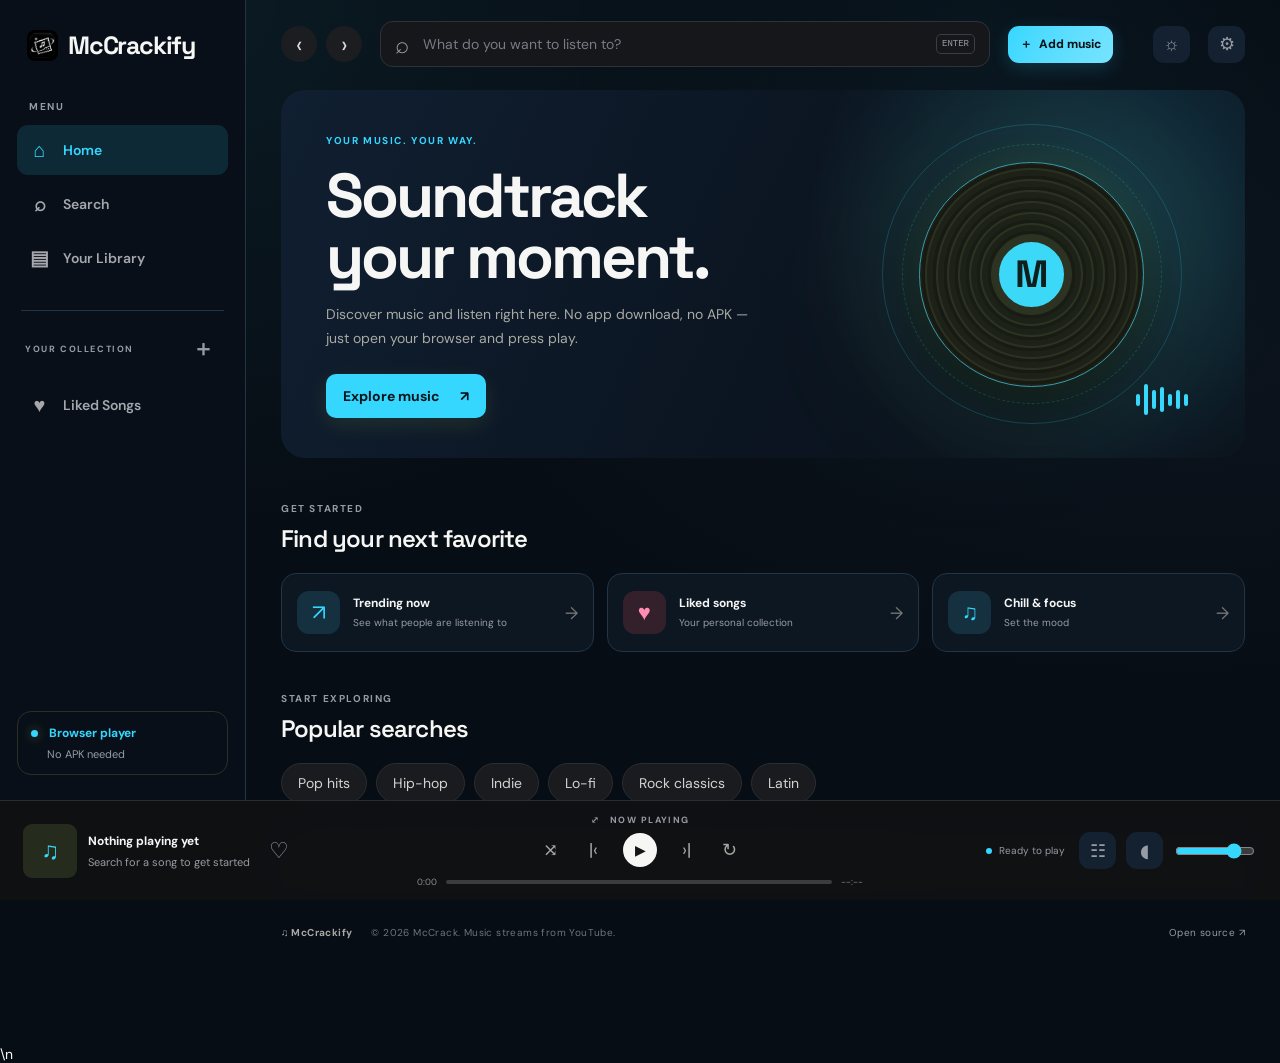
<file: index.html>
<!doctype html>
<html lang="en">
<head>
  <meta charset="utf-8">
  <meta name="viewport" content="width=device-width,initial-scale=1">
  <meta http-equiv="refresh" content="0; url=./web/index.html">
  <link rel="icon" type="image/png" href="./web/logo.png">
  <title>McCrackify</title>
  <script>location.replace(new URL("./web/index.html" + location.search + location.hash, location.href).href);</script>
</head>
<body><p>Opening <a href="./web/index.html">McCrackify</a>…</p></body>
</html>
</file>
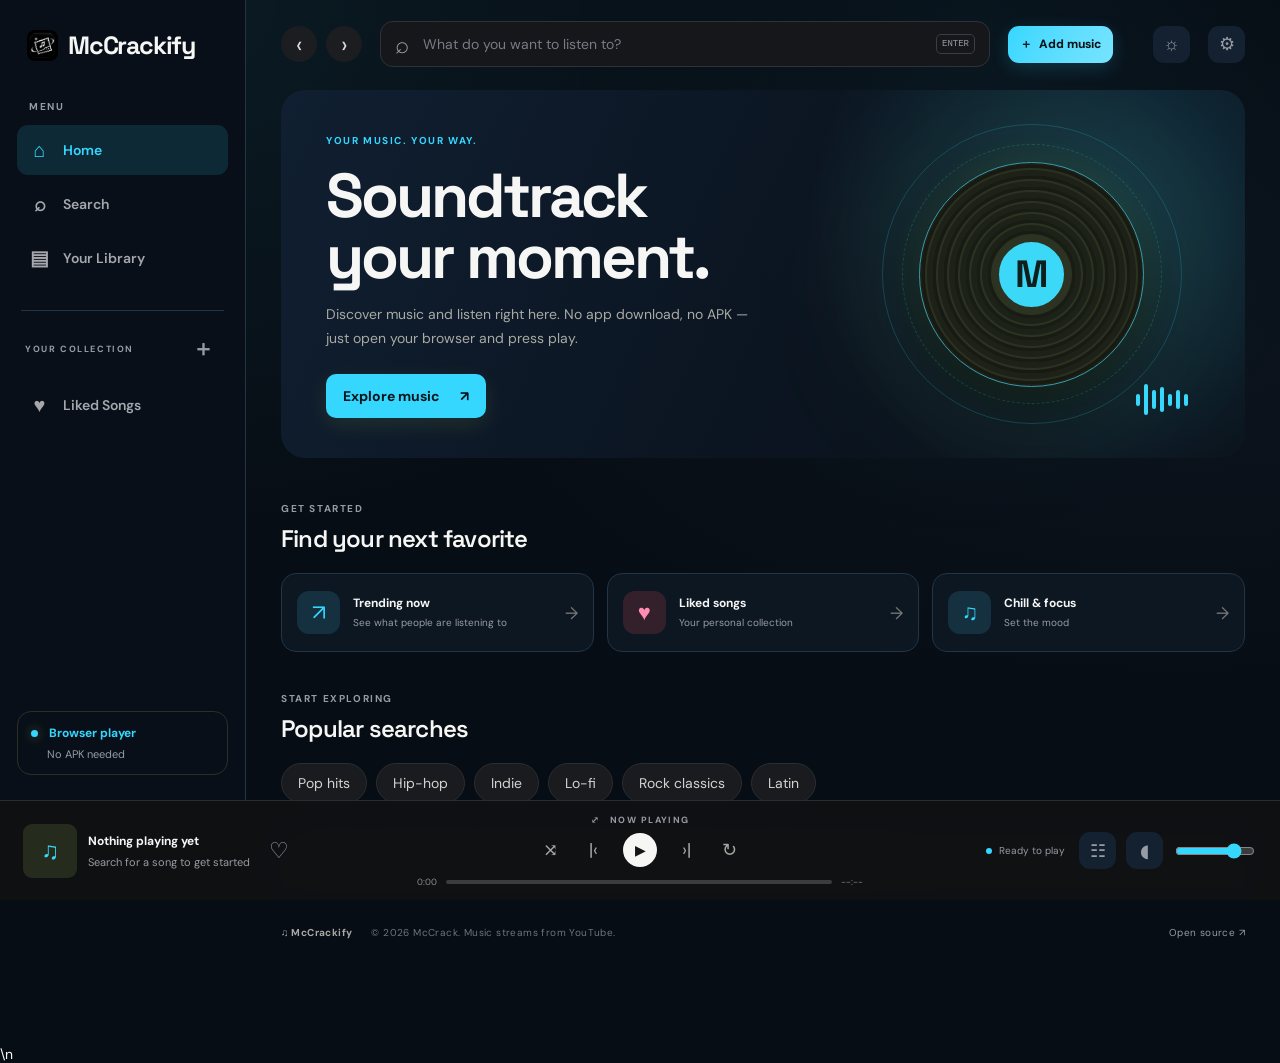
<file: web/index.html>
<!doctype html>
<html lang="en">
<head>
  <meta charset="utf-8">
  <meta name="viewport" content="width=device-width,initial-scale=1">
  <meta name="theme-color" content="#0b0c0e">
  <meta name="description" content="McCrackify — full-length music playback in your browser, powered by YouTube.">
  <title>McCrackify — Music, your way</title>
  <link rel="icon" type="image/png" href="./logo.png">
  <link rel="manifest" href="./manifest.webmanifest">
  <meta name="apple-mobile-web-app-capable" content="yes">
  <meta name="apple-mobile-web-app-status-bar-style" content="black-translucent">
  <script>
    (function(){
      var isMobile=/Android|iPhone|iPod|Mobile/i.test(navigator.userAgent)||window.matchMedia("(max-width: 760px)").matches;
      var isMobilePage=window.location.pathname.endsWith("mobile.html");
      if(isMobile&&!isMobilePage)window.location.replace(new URL("./mobile.html"+window.location.search+window.location.hash,window.location.href).href);
    })();
  </script>
  <style>
@import url('https://fonts.googleapis.com/css2?family=DM+Sans:wght@400;500;600;700&family=Space+Grotesk:wght@400;500;600;700&display=swap');
:root{color-scheme:dark;--bg:#0b0c0e;--panel:#121417;--panel2:#191b20;--text:#f6f6f4;--muted:#989ba4;--line:#282b31;--accent:#c5fa63;--accent-ink:#15190d;--radius:20px;--sidebar:246px}*{box-sizing:border-box}body{margin:0;background:var(--bg);color:var(--text);font-family:'DM Sans',sans-serif;font-size:14px}button,input{font:inherit}button{cursor:pointer;color:inherit;border:0}button:focus-visible,input:focus-visible{outline:2px solid var(--accent);outline-offset:3px}.app-shell{display:grid;grid-template-columns:var(--sidebar) minmax(0,1fr);min-height:100vh;padding-bottom:98px}.sidebar{position:fixed;inset:0 auto 98px 0;width:var(--sidebar);height:calc(100vh - 96px);background:#0e0f11;border-right:1px solid var(--line);padding:29px 17px;display:flex;flex-direction:column;z-index:4}.brand{display:flex;align-items:center;gap:11px;text-decoration:none;color:var(--text);font:700 25px 'Space Grotesk',sans-serif;letter-spacing:-1.2px;margin:0 10px 39px}.brand-mark{display:grid;place-items:center;width:35px;height:35px;border-radius:12px;background:var(--accent);color:#14180d;font-size:23px}.nav-label,.library-heading,.eyebrow{font-size:10px;font-weight:700;letter-spacing:1.6px;color:var(--muted)}.nav-label{margin:0 12px 10px}.nav-item{display:flex;align-items:center;gap:14px;width:100%;padding:12px 13px;border-radius:11px;text-align:left;color:#a5a7ad;background:transparent;font-weight:600;transition:background .18s,color .18s;margin:2px 0}.nav-item>span{width:19px;text-align:center;font-size:20px}.nav-item:hover,.nav-item.active{background:#20231e;color:var(--accent)}.sidebar-divider{height:1px;background:var(--line);margin:25px 4px 22px}.library-heading{display:flex;align-items:center;justify-content:space-between;margin:0 8px 13px;font-size:9px}.library-heading button{background:transparent;color:var(--muted);font-size:22px}.playlist-list{overflow:auto}.playlist-list button{display:block;width:100%;text-align:left;padding:10px 11px;background:transparent;color:var(--muted);border-radius:9px;white-space:nowrap;overflow:hidden;text-overflow:ellipsis}.playlist-list button:hover{background:var(--panel2);color:var(--text)}.sidebar-note{margin-top:auto;border:1px solid #2b3024;border-radius:14px;padding:13px;color:var(--accent);font-size:12px;font-weight:700}.sidebar-note small{display:block;color:var(--muted);font-size:11px;font-weight:400;margin:6px 0 0 16px}.status-dot{display:inline-block;width:7px;height:7px;border-radius:50%;background:var(--accent);margin-right:8px;box-shadow:0 0 12px #c5fa6366}.main{grid-column:2;min-width:0;padding:0 35px;max-width:1800px;width:100%;margin:0 auto}.topbar{height:88px;display:flex;align-items:center;gap:18px;position:sticky;top:0;background:linear-gradient(var(--bg) 70%,transparent);z-index:3}.history-buttons{display:flex;gap:9px}.history-buttons button{width:36px;height:36px;border-radius:50%;background:#1b1d21;color:#ddd;font-size:24px}.search-box{height:46px;max-width:610px;flex:1;display:flex;align-items:center;gap:12px;border:1px solid #303239;background:#15171a;border-radius:13px;padding:0 14px;color:var(--muted)}.search-box>span{font-size:24px}.search-box input{min-width:0;flex:1;background:transparent;border:0;outline:0;color:var(--text)}.search-box input::placeholder{color:#777b84}.search-box kbd{font-size:9px;border:1px solid #3b3d42;border-radius:5px;padding:4px 5px}.icon-button{display:grid;place-items:center;width:37px;height:37px;background:var(--panel2);border-radius:11px;color:var(--muted);font-size:18px}.icon-button:hover{color:var(--accent)}#theme-toggle{margin-left:auto}.youtube-stage{position:relative;width:min(100%,760px);margin:0 auto 24px;padding:12px;border:1px solid var(--line);border-radius:16px;background:var(--panel);overflow:hidden}.youtube-stage #musify-yt-player{width:100%;aspect-ratio:16/9;background:#050505;border-radius:10px;overflow:hidden}.youtube-stage iframe{display:block;width:100%!important;height:auto!important;aspect-ratio:16/9;border:0}.youtube-stage p{font-size:10px;color:var(--muted);margin:9px 2px 1px}.youtube-stage.hidden{display:none!important}.view{min-height:calc(100vh - 195px);animation:enter .25s ease}@keyframes enter{from{opacity:.6;transform:translateY(4px)}to{opacity:1;transform:translateY(0)}}.hidden{display:none!important}.hero{position:relative;min-height:340px;overflow:hidden;display:flex;align-items:center;border-radius:24px;background:linear-gradient(110deg,#20251b 0%,#171b16 49%,#10120f 100%);padding:40px 45px;margin:2px 0 40px}.hero-copy{position:relative;z-index:1;max-width:510px}.hero-copy .eyebrow{color:var(--accent)}h1,h2,p{margin-top:0}.hero h1,.page-title h1,.liked-hero h1{font:700 clamp(38px,5vw,62px)/.99 'Space Grotesk',sans-serif;letter-spacing:-3px;margin:17px 0 15px}.hero p,.page-title p{max-width:430px;color:#a8aaa3;line-height:1.7;font-size:14px}.primary-button{display:inline-flex;align-items:center;gap:20px;background:var(--accent);color:var(--accent-ink);border-radius:10px;padding:13px 17px;font-weight:700;margin-top:10px;box-shadow:0 7px 22px #c5fa631a}.primary-button:hover{filter:brightness(1.08);transform:translateY(-1px)}.hero-art{position:absolute;right:5%;top:50%;transform:translateY(-50%);width:330px;height:290px;display:grid;place-items:center}.disc{width:225px;height:225px;border-radius:50%;background:repeating-radial-gradient(circle at center,#161815 0 5px,#252920 6px 7px,#10110f 8px 11px);border:1px solid #68704e;box-shadow:0 20px 60px #0009,0 0 45px #c5fa631c;display:grid;place-items:center;animation:spin 22s linear infinite}.disc-label{display:grid;place-items:center;width:79px;height:79px;border-radius:50%;background:var(--accent);color:#111;font:700 38px 'Space Grotesk',sans-serif;border:7px solid #252920}.orbit{position:absolute;border:1px solid #a3d45b2e;border-radius:50%;width:300px;height:300px}.orbit-two{width:260px;height:260px;border-style:dashed;animation:spin 40s linear infinite reverse}.sound-bars{position:absolute;bottom:2px;right:9px;display:flex;align-items:center;gap:4px;height:35px}.sound-bars i{width:4px;border-radius:5px;background:var(--accent);height:35%;animation:wave .8s ease-in-out infinite alternate}.sound-bars i:nth-child(2n){height:90%;animation-delay:.2s}.sound-bars i:nth-child(3n){height:55%;animation-delay:.4s}.sound-bars i:nth-child(4n){height:72%;animation-delay:.1s}@keyframes wave{to{transform:scaleY(.35)}}@keyframes spin{to{transform:rotate(360deg)}}.hero-glow{position:absolute;width:350px;height:350px;right:4%;background:#b9f75e0c;filter:blur(60px);border-radius:50%}.section-heading{display:flex;justify-content:space-between;align-items:end;margin:0 0 19px}.section-heading h2{font:600 24px 'Space Grotesk',sans-serif;letter-spacing:-.8px;margin:7px 0 0}.quick-grid{display:grid;grid-template-columns:repeat(3,minmax(0,1fr));gap:13px}.quick-card{display:flex;align-items:center;gap:13px;text-align:left;padding:17px 15px;border:1px solid var(--line);background:var(--panel);border-radius:15px;min-width:0;transition:transform .2s,border-color .2s}.quick-card:hover{transform:translateY(-3px);border-color:#596447}.quick-icon{flex:none;display:grid;place-items:center;width:43px;height:43px;border-radius:12px;background:#2c3820;color:var(--accent);font-size:22px}.quick-icon.heart{background:#34202b;color:#ff8db4}.quick-card>span:nth-child(2){min-width:0}.quick-card b,.quick-card small{display:block}.quick-card b{font-size:12px;margin-bottom:5px}.quick-card small{color:var(--muted);font-size:10px;line-height:1.4}.quick-arrow{margin-left:auto;color:#777;font-size:17px}.results-heading{margin-top:36px}.chips{display:flex;gap:9px;flex-wrap:wrap}.chips button{padding:10px 16px;border-radius:30px;background:#191b1f;border:1px solid #2b2d32;color:#d3d4d0}.chips button:hover{border-color:var(--accent);color:var(--accent)}.notice{display:flex;align-items:start;gap:11px;margin:32px 0 10px;padding:13px 15px;border-radius:12px;background:#121511;color:var(--muted);font-size:11px;line-height:1.6}.notice span{color:var(--accent);font-size:17px}.notice p{margin:0}.page-title{padding:33px 0 22px}.page-title h1{font-size:48px;margin:10px 0}.page-title p{margin-bottom:0}.search-status{color:var(--muted);padding:8px 0 20px}.results-grid{display:grid;grid-template-columns:repeat(auto-fill,minmax(175px,1fr));gap:17px}.song-card{min-width:0;padding:13px;border:1px solid transparent;background:#141619;border-radius:16px;transition:.18s}.song-card:hover{background:#1a1d20;border-color:#343a2a}.song-art{width:100%;aspect-ratio:1;object-fit:cover;border-radius:11px;background:#272b24;display:grid;place-items:center;color:var(--accent);font-size:42px;overflow:hidden}.song-art img{width:100%;height:100%;object-fit:cover}.song-title{font-weight:700;margin:12px 0 5px;white-space:nowrap;overflow:hidden;text-overflow:ellipsis}.song-subtitle{color:var(--muted);font-size:12px;white-space:nowrap;overflow:hidden;text-overflow:ellipsis}.song-card-bottom{display:flex;align-items:center;justify-content:space-between;margin-top:12px}.song-card-bottom button{width:34px;height:34px;border-radius:50%;background:var(--accent);color:#14180d;font-weight:700}.song-card-bottom .small-like{background:transparent;color:var(--muted);font-size:19px}.song-card-bottom .small-like.liked{color:#ff8db4}.empty-state{padding:30px 0;color:var(--muted);line-height:1.7}.liked-hero{display:flex;align-items:center;gap:26px;padding:36px;border-radius:20px;background:linear-gradient(110deg,#29283b,#15151d);margin:15px 0 27px}.liked-art{width:150px;height:150px;flex:none;display:grid;place-items:center;border-radius:16px;background:linear-gradient(135deg,#a4f45a,#6c72ed);font-size:65px;box-shadow:0 12px 35px #0005}.liked-hero h1{font-size:48px;margin:10px 0}.liked-hero p{color:var(--muted)}.track-row{display:grid;grid-template-columns:36px 45px minmax(0,1fr) minmax(70px,auto) 35px;align-items:center;gap:13px;padding:9px 11px;border-radius:10px}.track-row:hover{background:#191b1e}.track-number{color:var(--muted);text-align:center}.track-row img{width:45px;height:45px;object-fit:cover;border-radius:7px;background:#272b24}.track-row .track-name{font-weight:600;white-space:nowrap;overflow:hidden;text-overflow:ellipsis}.track-row .track-by{font-size:11px;color:var(--muted);margin-top:4px;white-space:nowrap;overflow:hidden;text-overflow:ellipsis}.track-row .row-actions{display:flex;gap:6px}.row-actions button{background:transparent;color:var(--muted);font-size:17px}.footer{display:flex;align-items:center;gap:19px;padding:27px 0 8px;color:#70737b;font-size:10px;letter-spacing:.4px}.footer span:first-child{font-weight:700;color:#a9aaa4}.footer a{color:var(--muted);text-decoration:none;margin-left:auto}.player{position:fixed;z-index:8;bottom:0;left:0;right:0;min-height:91px;background:#101113f5;backdrop-filter:blur(24px);border-top:1px solid #2a2c30;display:grid;grid-template-columns:minmax(180px,1fr) minmax(250px,1.2fr) minmax(180px,1fr);align-items:center;gap:22px;padding:12px 23px}.now-playing{display:flex;align-items:center;gap:11px;min-width:0}.current-art{width:54px;height:54px;flex:none;display:grid;place-items:center;background:#252b1d;color:var(--accent);border-radius:9px;font-size:24px;overflow:hidden}.current-art img{width:100%;height:100%;object-fit:cover}.track-meta{min-width:0}.track-meta b,.track-meta span{display:block;white-space:nowrap;overflow:hidden;text-overflow:ellipsis}.track-meta b{font-size:12px;margin-bottom:6px}.track-meta span{font-size:11px;color:var(--muted)}.like-button{background:transparent;color:var(--muted);font-size:22px;margin-left:2px}.like-button.liked{color:#ff8db4}.player-center{width:100%;max-width:470px;justify-self:center}.player-controls{display:flex;align-items:center;justify-content:center;gap:19px;margin-bottom:9px}.player-controls button{background:transparent;color:#a6a8a3;font-size:18px}.player-controls button:hover,.player-controls button.active{color:var(--accent)}.player-controls .play-button{display:grid;place-items:center;width:34px;height:34px;border-radius:50%;background:var(--text);color:#151515;font-size:14px}.progress-row{display:flex;align-items:center;gap:9px;color:#888b91;font-size:9px}.progress-track{height:4px;flex:1;background:#3a3c40;border-radius:9px;overflow:hidden;cursor:pointer}.progress-track div{width:0;height:100%;background:var(--accent);border-radius:9px}.player-extra{display:flex;align-items:center;justify-content:flex-end;gap:10px}.audio-status{display:flex;align-items:center;gap:7px;color:var(--muted);font-size:10px;margin-right:4px}.audio-status i{width:6px;height:6px;background:var(--accent);border-radius:50%}#volume{width:80px;accent-color:var(--accent)}dialog{width:min(420px,calc(100% - 32px));background:#17191d;color:var(--text);border:1px solid #34373d;border-radius:18px;padding:22px;box-shadow:0 20px 100px #000b}dialog::backdrop{background:#000a;backdrop-filter:blur(5px)}.dialog-top{display:flex;align-items:center;justify-content:space-between;margin-bottom:22px}.dialog-top h2{font:600 23px 'Space Grotesk',sans-serif;margin:0}.dialog-top .icon-button{font-size:22px}.dialog-top~label{display:block;color:var(--muted);font-size:12px;margin-bottom:8px}#playlist-name{width:100%;padding:13px;border:1px solid #3b3d42;background:#101113;color:var(--text);border-radius:9px;outline:0}.dialog-actions{display:flex;justify-content:flex-end;gap:10px;margin-top:22px}.secondary-button{background:#2a2c30;color:var(--text);border-radius:9px;padding:12px 15px}#toast{position:fixed;z-index:20;bottom:112px;left:50%;transform:translate(-50%,12px);opacity:0;pointer-events:none;background:#f3f4ee;color:#171813;border-radius:10px;padding:12px 17px;font-weight:600;font-size:12px;box-shadow:0 9px 35px #0005;transition:.2s}#toast.show{opacity:1;transform:translate(-50%,0)}#queue-content{max-height:55vh;overflow:auto}
body.light{color-scheme:light;--bg:#f5f6f2;--panel:#fff;--panel2:#e9ebe5;--text:#181a16;--muted:#70746b;--line:#dedfd9}.light .sidebar{background:#f0f1ec}.light .topbar{background:linear-gradient(var(--bg) 70%,transparent)}.light .search-box,.light .song-card{background:#fff;border-color:#e1e3dc}.light .hero{background:linear-gradient(110deg,#e8efdc,#e0e7d7,#f0f1e9)}.light .hero p{color:#666b5f}.light .hero .eyebrow{color:#587d1d}.light .nav-item:hover,.light .nav-item.active{background:#e2e9d8}.light .player{background:#f9faf6f2}.light .quick-card{background:#fff;border-color:#e1e3dc}.light .chips button{background:#fff;border-color:#dedfd9;color:#333}.light .notice{background:#ecefe6}.light .liked-hero{background:linear-gradient(110deg,#e4e2f4,#eeedf5)}.light .track-row:hover{background:#eceee8}.light .history-buttons button{background:#e2e4dc;color:#333}
@media(max-width:1100px){:root{--sidebar:210px}.main{padding:0 24px}.hero-art{right:-5%;opacity:.75}.hero-copy{max-width:55%}.player{grid-template-columns:minmax(160px,1fr) minmax(230px,1.1fr) minmax(110px,.7fr);gap:12px}.audio-status{display:none}.player-extra{gap:5px}#volume{width:55px}.quick-grid{grid-template-columns:1fr 1fr}.quick-card:last-child{display:none}}
@media(max-width:760px){.app-shell{display:block;padding-bottom:150px}.sidebar{position:fixed;top:auto;bottom:85px;left:10px;right:10px;width:auto;height:58px;border:1px solid #303238;border-radius:17px;background:#111214f2;backdrop-filter:blur(20px);padding:5px 8px;display:flex;flex-direction:row;justify-content:space-around;align-items:center}.brand,.nav-label,.sidebar-divider,.library-heading,.playlist-list,.sidebar-note{display:none}.nav-item{width:auto;flex:1;justify-content:center;gap:5px;flex-direction:column;padding:6px 3px;font-size:9px;margin:0}.nav-item>span{font-size:18px;width:auto}.main{padding:0 16px}.topbar{height:72px;gap:8px}.history-buttons{display:none}.search-box{height:43px;padding:0 10px}.search-box kbd{display:none}#theme-toggle{flex:none}.hero{min-height:360px;padding:28px 24px;align-items:flex-start}.hero-copy{max-width:100%;padding-top:5px}.hero h1{font-size:47px;letter-spacing:-2px}.hero p{max-width:340px;font-size:12px}.hero-art{width:200px;height:180px;top:auto;bottom:-32px;right:0;transform:none;opacity:.4}.disc{width:150px;height:150px}.disc-label{width:52px;height:52px;font-size:26px;border-width:5px}.orbit{width:200px;height:200px}.orbit-two{width:170px;height:170px}.quick-grid{grid-template-columns:1fr}.quick-card:last-child{display:flex}.section-heading h2{font-size:21px}.page-title h1{font-size:42px}.liked-hero{padding:22px;gap:17px}.liked-art{width:92px;height:92px;font-size:42px}.liked-hero h1{font-size:32px;letter-spacing:-1.5px}.liked-hero p{font-size:11px}.liked-hero .primary-button{padding:10px 12px}.results-grid{grid-template-columns:repeat(2,minmax(0,1fr));gap:10px}.song-card{padding:9px}.player{bottom:0;min-height:83px;display:grid;grid-template-columns:minmax(0,1fr) auto;gap:4px 10px;padding:9px 12px}.now-playing{grid-column:1;grid-row:1}.current-art{width:45px;height:45px}.track-meta b{font-size:11px}.track-meta span{font-size:10px}.like-button{font-size:19px}.player-center{grid-column:2;grid-row:1;max-width:none;width:auto}.player-controls{gap:12px;margin:0}.player-controls button{font-size:15px}.player-controls #shuffle,.player-controls #previous,.player-controls #next,.player-controls #repeat{display:none}.player-controls .play-button{width:38px;height:38px}.progress-row{grid-column:1 / -1;grid-row:2;gap:7px}.player-extra{display:none}.footer{gap:10px;flex-wrap:wrap}.footer span:nth-child(2){display:none}.track-row{grid-template-columns:22px 40px minmax(0,1fr) 30px;gap:8px;padding:8px 3px}.track-row img{width:40px;height:40px}.track-row .row-actions button{font-size:15px}.track-row .row-actions button:first-child{display:none}}
@media(prefers-reduced-motion:reduce){*,*::before,*::after{animation-duration:.01ms!important;animation-iteration-count:1!important;scroll-behavior:auto!important;transition-duration:.01ms!important}}
/* McCrackify cyan/blue visual refresh + expanded player and personalization */
:root{--accent:#36d7ff;--accent-ink:#07151a;--bg:#070d14;--panel:#0d1722;--panel2:#132131;--line:#213548}
.sidebar{background:#080f18}.nav-item:hover,.nav-item.active{background:color-mix(in srgb,var(--accent) 13%,transparent)}.brand-mark,.primary-button,.song-card-bottom button{background:var(--accent);color:var(--accent-ink)}.hero{background:radial-gradient(circle at 85% 35%,color-mix(in srgb,var(--accent) 20%,transparent),transparent 34%),linear-gradient(115deg,#101f31,#0b1420 58%,#0a111b)}.hero-copy .eyebrow{color:var(--accent)}.disc{border-color:color-mix(in srgb,var(--accent) 60%,#334)}.disc-label{background:var(--accent);color:var(--accent-ink)}.orbit{border-color:color-mix(in srgb,var(--accent) 20%,transparent)}.sound-bars i,.status-dot,.audio-status i{background:var(--accent)}.quick-icon{background:color-mix(in srgb,var(--accent) 13%,#101722);color:var(--accent)}.notice{background:color-mix(in srgb,var(--accent) 6%,var(--panel))}.current-art{cursor:pointer}.current-art:hover{outline:2px solid var(--accent);outline-offset:2px}.expand-player{display:block;margin:0 auto 6px;background:transparent;color:var(--muted);font-size:9px;font-weight:700;letter-spacing:1.4px}.expand-player:hover{color:var(--accent)}
.song-art{border:0;padding:0;cursor:pointer;position:relative}.song-art:after{content:'⤢';position:absolute;right:9px;bottom:9px;width:30px;height:30px;display:grid;place-items:center;border-radius:50%;background:#07121dcc;color:white;opacity:0;transition:opacity .2s}.song-card:hover .song-art:after{opacity:1}
.now-playing-dialog{width:100vw;height:100dvh;max-width:none;max-height:none;margin:0;padding:clamp(18px,4vw,48px);border:0;border-radius:0;background:radial-gradient(circle at 50% 25%,color-mix(in srgb,var(--accent) 18%,#101c2b),#070b11 65%);color:var(--text);overflow:auto}.now-playing-dialog[open]{display:flex;flex-direction:column}.expanded-top{display:flex;justify-content:space-between;align-items:center;flex:none}.expanded-top .eyebrow{color:var(--accent)}.expanded-layout{display:grid;grid-template-columns:minmax(0,1fr) minmax(0,1fr);align-items:center;gap:clamp(24px,6vw,90px);width:min(1200px,100%);margin:auto}.expanded-cover-wrap{min-width:0;display:flex;flex-direction:column;align-items:center;gap:22px}.expanded-cover-wrap img{width:min(42vw,500px);aspect-ratio:1;object-fit:cover;border-radius:24px;box-shadow:0 25px 90px #0008;animation:cover-enter .35s ease}.expanded-cover-wrap img[hidden],#expanded-cover-placeholder[hidden]{display:none}.expanded-cover-wrap #expanded-cover-placeholder{width:min(42vw,500px);aspect-ratio:1;display:grid;place-items:center;border-radius:24px;background:linear-gradient(135deg,color-mix(in srgb,var(--accent) 25%,#101722),#111a27);font-size:clamp(80px,12vw,170px);color:var(--accent)}.expanded-track{text-align:center;max-width:500px}.expanded-track h2{font:700 clamp(24px,3vw,38px)/1.1 'Space Grotesk',sans-serif;margin:0 0 9px;overflow-wrap:anywhere}.expanded-track p{color:var(--muted);margin:0}.expanded-video-panel{min-width:0}.expanded-mode-switch{display:flex;gap:8px;margin-bottom:16px;padding:5px;border:1px solid var(--line);background:#080f18;border-radius:13px;width:max-content}.mode-button{background:transparent;color:var(--muted);padding:10px 16px;border-radius:9px;font-weight:700}.mode-button.active{background:var(--accent);color:var(--accent-ink)}#expanded-stage-slot .youtube-stage{width:100%;margin:0;border-color:color-mix(in srgb,var(--accent) 35%,var(--line))}#expanded-stage-slot .youtube-stage p{font-size:11px}.expanded-hint{color:var(--muted);font-size:11px;line-height:1.6;margin:12px 2px}.expanded-cover-wrap.cover-only{grid-column:1/-1}.expanded-cover-wrap.cover-only img,.expanded-cover-wrap.cover-only #expanded-cover-placeholder{width:min(60vh, min(70vw,620px))}.expanded-cover-wrap.cover-only+.expanded-video-panel{display:none}@keyframes cover-enter{from{opacity:.6;transform:scale(.97)}to{opacity:1;transform:scale(1)}}
.settings-dialog{width:min(540px,calc(100% - 28px));max-height:85vh;overflow:auto}.settings-dialog .dialog-top{align-items:flex-start}.settings-dialog .dialog-top h2{margin:7px 0 0;font-size:25px}.setting-section{border-top:1px solid var(--line);padding:18px 0}.setting-section h3{margin:0 0 6px;font-size:14px}.setting-section p{color:var(--muted);font-size:12px;margin:0 0 13px}.swatch-row,.setting-options{display:flex;flex-wrap:wrap;gap:10px}.swatch{width:34px;height:34px;border-radius:50%;background:var(--swatch);border:3px solid transparent;outline:1px solid #59636d;outline-offset:2px}.swatch[data-accent="#36d7ff"]{background:#36d7ff}.swatch[data-accent="#4d8dff"]{background:#4d8dff}.swatch[data-accent="#9b8cff"]{background:#9b8cff}.swatch[data-accent="#ff82bd"]{background:#ff82bd}.swatch[data-accent="#c5fa63"]{background:#c5fa63}.swatch[data-accent="#ffb454"]{background:#ffb454}.swatch.selected{outline:3px solid var(--accent);outline-offset:3px}.setting-choice{padding:10px 13px;border:1px solid var(--line);border-radius:10px;background:var(--panel2);color:var(--text)}.setting-choice.selected{border-color:var(--accent);color:var(--accent);background:color-mix(in srgb,var(--accent) 10%,var(--panel2))}.reset-customization{width:100%;margin-top:3px}
body.compact-layout .song-card{padding:8px;border-radius:11px}body.compact-layout .results-grid{gap:9px}body.compact-layout .quick-card{padding:11px}body.reduce-motion *,body.reduce-motion *:before,body.reduce-motion *:after{animation:none!important;transition:none!important;scroll-behavior:auto!important}
.light .now-playing-dialog{background:radial-gradient(circle at 50% 25%,color-mix(in srgb,var(--accent) 13%,#fff),#f4f7fa 70%)}.light .expanded-mode-switch{background:#fff}.light .setting-choice{background:#fff}.light .hero{background:radial-gradient(circle at 85% 35%,color-mix(in srgb,var(--accent) 18%,transparent),transparent 34%),linear-gradient(115deg,#e6f5fa,#e8edf5 58%,#f0f3f7)}
@media(max-width:760px){.expanded-layout{grid-template-columns:1fr;gap:20px;margin:22px auto}.expanded-cover-wrap img,.expanded-cover-wrap #expanded-cover-placeholder{width:min(65vw,300px)}.expanded-track h2{font-size:24px}.expanded-video-panel{width:100%}.expanded-cover-wrap.cover-only img,.expanded-cover-wrap.cover-only #expanded-cover-placeholder{width:min(72vw,55vh)}.expand-player{font-size:8px;margin-bottom:3px}.player-center{display:flex;flex-direction:column;align-items:center}.player-controls{margin:0}.now-playing-dialog{padding:16px}.expanded-mode-switch{margin:0 auto 12px}}

/* Refined full-screen Now Playing */
#youtube-stage.hidden{display:none!important}
.now-playing-dialog{position:fixed;inset:0;width:100vw;height:100dvh;max-width:none;max-height:none;margin:0;padding:clamp(18px,3.3vw,48px);border:0;border-radius:0;overflow:auto;box-sizing:border-box;background:radial-gradient(ellipse at 20% 15%,color-mix(in srgb,var(--accent) 15%,#111b2a),transparent 48%),linear-gradient(135deg,#0b111b,#080d14 65%);color:var(--text)}
.now-playing-dialog::backdrop{background:#02060bd9;backdrop-filter:blur(16px)}.now-playing-dialog[open]{display:flex;flex-direction:column;gap:clamp(20px,3vh,34px)}
.expanded-top{display:flex;align-items:center;justify-content:space-between;gap:16px;flex:none;width:min(1400px,100%);margin:0 auto}.expanded-heading .eyebrow,.expanded-panel-heading .eyebrow{font-size:10px;letter-spacing:2px;color:var(--accent);font-weight:800}.expanded-heading h2{font:700 clamp(22px,2vw,30px)/1.1 'Space Grotesk',sans-serif;letter-spacing:-.8px;margin:7px 0 0}
.close-expanded{display:grid;place-items:center;width:46px;height:46px;flex:none;border:1px solid #ffffff26;border-radius:50%;background:#ffffff0a;color:var(--text);font-size:28px;line-height:1;cursor:pointer;transition:background .18s,border-color .18s,transform .18s}.close-expanded:hover{background:color-mix(in srgb,var(--accent) 20%,#141b27);border-color:var(--accent);transform:rotate(90deg)}
.expanded-layout{display:grid;grid-template-columns:minmax(0,1.08fr) minmax(320px,.92fr);align-items:center;gap:clamp(28px,5vw,78px);width:min(1240px,100%);margin:auto;flex:1;min-height:0}
.expanded-cover-wrap{min-width:0;display:flex;flex-direction:column;align-items:center;gap:20px;width:100%}.expanded-art-frame{position:relative;width:min(42vw, min(48vh,520px));aspect-ratio:1;flex:none;border-radius:clamp(14px,2vw,28px);isolation:isolate}.expanded-art-frame:before{content:"";position:absolute;inset:10% 5% -5%;z-index:-1;border-radius:inherit;background:var(--accent);opacity:.16;filter:blur(45px)}
.expanded-art-frame img,.expanded-art-frame #expanded-cover-placeholder{display:grid;width:100%;height:100%;aspect-ratio:1;object-fit:cover;border-radius:inherit;box-shadow:0 25px 80px #0007;background:linear-gradient(135deg,color-mix(in srgb,var(--accent) 25%,#101722),#111a27)}.expanded-art-frame img[hidden],.expanded-art-frame #expanded-cover-placeholder[hidden]{display:none}.expanded-art-frame #expanded-cover-placeholder{place-items:center;font-size:clamp(80px,10vw,150px);color:var(--accent)}
.artwork-caption{position:absolute;left:15px;bottom:15px;padding:7px 10px;border-radius:6px;background:#05080bb8;color:#ffffffb8;font-size:8px;letter-spacing:1.8px;font-weight:800;backdrop-filter:blur(12px)}
.expanded-track{width:min(100%,520px);text-align:left}.expanded-track h2{font:700 clamp(22px,2.3vw,32px)/1.13 'Space Grotesk',sans-serif;letter-spacing:-.8px;margin:0 0 8px;overflow-wrap:anywhere}.expanded-track p{color:var(--muted);font-size:14px;margin:0}
.expanded-progress-row{width:min(100%,520px);display:flex;align-items:center;gap:11px;color:var(--muted);font-size:10px;font-variant-numeric:tabular-nums}.expanded-progress-track{height:4px;flex:1;background:#ffffff22;border-radius:9px;overflow:hidden}.expanded-progress-track div{width:0;height:100%;border-radius:9px;background:var(--accent);transition:width .25s linear}
.expanded-transport{display:flex;align-items:center;justify-content:center;gap:30px}.expanded-transport button{display:grid;place-items:center;width:43px;height:43px;border-radius:50%;background:#ffffff0a;border:1px solid #ffffff18;color:var(--text);font-size:20px;cursor:pointer}.expanded-transport button:hover{border-color:var(--accent);color:var(--accent)}.expanded-transport .expanded-play{width:58px;height:58px;background:var(--accent);border-color:var(--accent);color:var(--accent-ink);font-size:21px;box-shadow:0 8px 30px color-mix(in srgb,var(--accent) 20%,transparent)}
.expanded-video-panel{min-width:0;width:100%;padding:clamp(16px,2vw,25px);border:1px solid #ffffff14;border-radius:22px;background:linear-gradient(145deg,#ffffff08,#ffffff03);box-shadow:0 20px 70px #0002}.expanded-panel-heading{display:flex;justify-content:space-between;align-items:center;gap:15px;margin-bottom:18px}.expanded-panel-heading h3{font:650 18px 'Space Grotesk',sans-serif;margin:5px 0 0}
.expanded-mode-switch{display:flex;gap:4px;margin:0;padding:4px;border:1px solid #ffffff15;background:#05090f8c;border-radius:12px;flex:none}.mode-button{padding:9px 12px;border-radius:8px;background:transparent;color:#a8b2bf;font-size:11px;font-weight:750;white-space:nowrap}.mode-button.active{background:var(--accent);color:var(--accent-ink);box-shadow:0 3px 14px color-mix(in srgb,var(--accent) 18%,transparent)}
#expanded-stage-slot{min-width:0}#expanded-stage-slot .youtube-stage{display:block;width:100%;margin:0;padding:0;border:0;background:transparent;overflow:hidden;border-radius:14px}#expanded-stage-slot #musify-yt-player{width:100%;aspect-ratio:16/9;min-height:180px;background:#030609;border-radius:14px;overflow:hidden}#expanded-stage-slot #musify-yt-player iframe{width:100%!important;height:100%!important;min-height:180px;border:0;border-radius:14px}#expanded-stage-slot .youtube-stage>p{display:none}
.video-empty-state{min-height:260px;display:flex;flex-direction:column;align-items:center;justify-content:center;text-align:center;padding:26px;border:1px dashed #ffffff24;border-radius:15px;background:radial-gradient(circle at 50% 15%,color-mix(in srgb,var(--accent) 12%,transparent),transparent 65%),#080e16}.video-empty-icon{display:grid;place-items:center;width:58px;height:58px;border-radius:18px;background:color-mix(in srgb,var(--accent) 15%,#111c2a);color:var(--accent);font-size:22px;margin-bottom:15px}.video-empty-state h3{font:650 17px 'Space Grotesk',sans-serif;margin:0 0 8px}.video-empty-state p{max-width:270px;color:var(--muted);font-size:12px;line-height:1.65;margin:0 0 17px}.video-open-button{display:flex;align-items:center;gap:20px;padding:11px 14px;border-radius:10px;background:var(--accent);color:var(--accent-ink);font-size:12px;font-weight:800;cursor:pointer}.expanded-hint{font-size:10px;line-height:1.6;color:var(--muted);margin:12px 2px 0}
.now-playing-dialog.cover-mode .expanded-layout{grid-template-columns:minmax(0,1fr);width:min(750px,100%);justify-content:center}.now-playing-dialog.cover-mode .expanded-cover-wrap{gap:17px}.now-playing-dialog.cover-mode .expanded-art-frame{width:min(55vh,min(68vw,600px))}.now-playing-dialog.cover-mode .expanded-track{text-align:center}.now-playing-dialog.cover-mode .expanded-progress-row{width:min(100%,540px)}.now-playing-dialog.cover-mode .expanded-video-panel{display:none}
.now-playing-dialog.video-mode .expanded-layout{grid-template-columns:minmax(0,.8fr) minmax(400px,1.2fr)}.now-playing-dialog.video-mode .expanded-art-frame{width:min(32vw,min(40vh,390px))}.now-playing-dialog.video-mode .expanded-cover-wrap{gap:14px}.now-playing-dialog.video-mode .expanded-track h2{font-size:clamp(19px,2vw,27px)}.now-playing-dialog.video-mode .expanded-panel-heading{align-items:flex-start;flex-direction:column}.now-playing-dialog.video-mode .expanded-mode-switch{align-self:stretch;width:max-content}.now-playing-dialog.video-mode .video-empty-state{min-height:300px}
.now-playing-dialog.video-mode #expanded-stage-slot:has(.youtube-stage:not(.hidden)) .video-empty-state{display:none}.now-playing-dialog.video-mode #expanded-stage-slot .youtube-stage.hidden{display:none!important}
.now-playing-dialog button:focus-visible{outline:2px solid var(--accent);outline-offset:3px}.light .now-playing-dialog{background:radial-gradient(ellipse at 20% 15%,color-mix(in srgb,var(--accent) 13%,#fff),transparent 48%),linear-gradient(135deg,#f5f8fc,#edf3f8 65%);color:#182330}.light .now-playing-dialog .close-expanded,.light .now-playing-dialog .expanded-video-panel{background:#ffffffa8;border-color:#c9d8e2}.light .now-playing-dialog .expanded-mode-switch{background:#e8eef4;border-color:#d8e1e9}.light .now-playing-dialog .mode-button{color:#516071}.light .now-playing-dialog .mode-button.active{color:var(--accent-ink)}.light .now-playing-dialog .video-empty-state{border-color:#c5d2de;background:radial-gradient(circle at 50% 15%,color-mix(in srgb,var(--accent) 10%,transparent),transparent 65%),#f7fafd}
@media(max-width:850px){.now-playing-dialog{padding:16px}.now-playing-dialog[open]{gap:15px}.expanded-heading h2{font-size:22px}.expanded-layout,.now-playing-dialog.video-mode .expanded-layout{grid-template-columns:minmax(0,1fr);gap:20px;width:min(620px,100%)}.expanded-art-frame,.now-playing-dialog.video-mode .expanded-art-frame{width:min(56vw,min(37vh,330px))}.expanded-track{text-align:center}.expanded-progress-row{width:min(100%,460px)}.expanded-transport{gap:23px}.expanded-video-panel{padding:14px}.expanded-panel-heading,.now-playing-dialog.video-mode .expanded-panel-heading{align-items:flex-start;flex-direction:column}.expanded-mode-switch{width:max-content}.now-playing-dialog.cover-mode .expanded-art-frame{width:min(62vh,min(78vw,520px))}.now-playing-dialog.cover-mode .expanded-layout{width:100%}.video-empty-state{min-height:210px}}
@media(max-width:480px){.expanded-top{align-items:flex-start}.close-expanded{width:40px;height:40px}.expanded-art-frame,.now-playing-dialog.video-mode .expanded-art-frame{width:min(64vw,min(32vh,280px))}.expanded-track h2{font-size:22px}.expanded-panel-heading h3{font-size:16px}.mode-button{padding:9px 10px;font-size:10px}.now-playing-dialog.video-mode .expanded-layout{gap:15px}.expanded-video-panel{border-radius:16px}.expanded-transport .expanded-play{width:52px;height:52px}}

/* Playback ambience: state-reactive and intentionally subtle, not a fake audio spectrum. */
body:before{content:"";position:fixed;z-index:-1;inset:-18%;pointer-events:none;opacity:0;background:radial-gradient(ellipse at 20% 18%,color-mix(in srgb,var(--accent) 17%,transparent),transparent 38%),radial-gradient(ellipse at 80% 70%,color-mix(in srgb,var(--accent) 13%,transparent),transparent 42%);filter:blur(30px);transform:scale(.94);transition:opacity .7s ease,transform 1.1s ease}
body.is-playing:not(.visualizer-off):before{opacity:1;transform:scale(1.04);animation:ambient-drift 11s ease-in-out infinite alternate}
@keyframes ambient-drift{from{filter:blur(28px);transform:scale(.98) translate3d(-1%,0,0)}to{filter:blur(42px);transform:scale(1.06) translate3d(1%,1%,0)}}
body.glow-art-off .expanded-art-frame:before{display:none}
body.reduce-motion.is-playing:before{animation:none}
.queue-row .row-actions{display:flex;gap:4px;justify-content:flex-end}
.queue-row .row-actions button{min-width:25px;width:25px;height:28px;border-radius:7px;background:transparent;color:var(--muted);font-size:13px}
.queue-row .row-actions button:hover:not(:disabled){background:color-mix(in srgb,var(--accent) 13%,transparent);color:var(--accent)}
.queue-row .row-actions button:disabled{opacity:.22;cursor:not-allowed}
.queue-current{background:color-mix(in srgb,var(--accent) 8%,transparent);border-radius:12px;padding-left:8px;padding-right:8px}
.queue-add{width:29px;height:29px;border-radius:50%;background:transparent;color:var(--muted);font-size:19px;cursor:pointer}
.queue-add:hover{background:color-mix(in srgb,var(--accent) 15%,transparent);color:var(--accent)}
.lyrics-open-button{border:1px solid var(--line);background:color-mix(in srgb,var(--accent) 10%,var(--panel));color:var(--text);border-radius:10px;padding:10px 13px;font-size:12px;font-weight:750;white-space:nowrap;cursor:pointer}
.lyrics-open-button:hover{border-color:var(--accent);color:var(--accent)}
.lyrics-dialog{width:min(680px,calc(100% - 28px));max-height:min(82dvh,850px);padding:clamp(18px,3vw,30px);border:1px solid var(--line);border-radius:22px;background:var(--panel);color:var(--text);box-shadow:0 30px 100px #0008}
.lyrics-dialog::backdrop{background:#02060bc9;backdrop-filter:blur(10px)}
.lyrics-dialog .dialog-top{align-items:flex-start}
.lyrics-dialog .dialog-top h2{font:750 clamp(23px,4vw,34px)/1.1 'Space Grotesk',sans-serif;margin:6px 0}
.lyrics-artist,.lyrics-source{color:var(--muted);font-size:12px}
.lyrics-content{white-space:pre-wrap;overflow:auto;max-height:58dvh;padding:18px 4px 10px;font-size:clamp(15px,2vw,18px);line-height:1.9;overflow-wrap:anywhere}
.lyrics-source{border-top:1px solid var(--line);padding-top:12px}
.mobile-nav{display:none}
@media(max-width:760px){
  body.mobile-app{overflow-x:hidden}
  body.mobile-app .sidebar{display:none}
  body.mobile-app .app-shell{display:block;min-height:100dvh}
  body.mobile-app .main{width:100%;min-width:0;padding:0 13px 235px}
  body.mobile-app .topbar{height:auto;min-height:60px;gap:8px;padding:10px 0;position:sticky;top:0;z-index:20;background:color-mix(in srgb,var(--bg) 88%,transparent);backdrop-filter:blur(18px)}
  body.mobile-app .history-buttons{display:none}
  body.mobile-app .search-box{min-width:0;flex:1;padding:0 12px}
  body.mobile-app .search-box input{font-size:13px}
  body.mobile-app .search-box kbd{display:none}
  body.mobile-app #theme-toggle{display:none}
  body.mobile-app #settings-button{flex:none;width:38px;height:38px}
  body.mobile-app .hero{min-height:unset;padding:26px 22px;border-radius:22px}
  body.mobile-app .hero-copy{max-width:100%}
  body.mobile-app .hero-copy h1{font-size:clamp(38px,11vw,54px);line-height:.98}
  body.mobile-app .hero-copy p{font-size:13px;max-width:100%}
  body.mobile-app .hero-art{opacity:.24;right:-90px;top:10px;transform:scale(.8)}
  body.mobile-app .quick-grid{grid-template-columns:1fr;gap:9px}
  body.mobile-app .quick-card{min-height:72px;padding:13px}
  body.mobile-app .section-heading{margin:27px 0 14px}
  body.mobile-app .results-grid{grid-template-columns:repeat(2,minmax(0,1fr));gap:11px}
  body.mobile-app .song-card{min-width:0;padding:9px;border-radius:14px}
  body.mobile-app .song-title{font-size:12px}
  body.mobile-app .song-subtitle{font-size:10px}
  body.mobile-app .song-card-bottom{gap:5px}
  body.mobile-app .player{position:fixed;z-index:50;bottom:62px;left:8px;right:8px;width:auto;min-height:unset;display:grid;grid-template-columns:minmax(0,1fr) auto;gap:6px 10px;padding:9px 11px;border:1px solid var(--line);border-radius:17px;background:color-mix(in srgb,var(--panel) 94%,transparent);backdrop-filter:blur(22px)}
  body.mobile-app .now-playing{grid-column:1;grid-row:1;min-width:0;gap:9px}
  body.mobile-app .current-art{width:42px;height:42px;flex:none}
  body.mobile-app .track-meta{min-width:0}
  body.mobile-app .track-meta b{font-size:11px}
  body.mobile-app .track-meta span{font-size:10px}
  body.mobile-app .like-button{font-size:18px}
  body.mobile-app .player-center{grid-column:2;grid-row:1;width:auto;max-width:none}
  body.mobile-app .expand-player{display:none}
  body.mobile-app .player-controls{gap:10px;margin:0}
  body.mobile-app .player-controls #shuffle,body.mobile-app .player-controls #previous,body.mobile-app .player-controls #repeat{display:none}
  body.mobile-app .player-controls #next{display:grid}
  body.mobile-app .player-controls button{font-size:14px}
  body.mobile-app .player-controls .play-button{width:37px;height:37px}
  body.mobile-app .progress-row{grid-column:1/-1;grid-row:2;gap:7px}
  body.mobile-app .progress-row span{font-size:9px}
  body.mobile-app .player-extra{display:none}
  body.mobile-app .mobile-nav{display:flex;position:fixed;z-index:55;bottom:0;left:0;right:0;height:62px;align-items:center;justify-content:space-around;padding:5px 8px calc(5px + env(safe-area-inset-bottom));background:color-mix(in srgb,var(--panel) 96%,transparent);border-top:1px solid var(--line);backdrop-filter:blur(20px)}
  body.mobile-app .mobile-nav .nav-item{display:flex;flex:1;height:48px;flex-direction:column;align-items:center;justify-content:center;gap:2px;border-radius:12px;background:transparent;color:var(--muted);font-size:19px}
  body.mobile-app .mobile-nav .nav-item.active{background:color-mix(in srgb,var(--accent) 12%,transparent);color:var(--accent)}
  body.mobile-app .mobile-nav .nav-item small{font-size:9px;font-weight:700}
  body.mobile-app .footer{padding-bottom:15px}
  body.mobile-app .now-playing-dialog{padding:14px;overflow-y:auto}
  body.mobile-app .now-playing-dialog[open]{gap:12px}
  body.mobile-app .expanded-layout,body.mobile-app .now-playing-dialog.video-mode .expanded-layout{grid-template-columns:minmax(0,1fr);gap:16px;width:100%}
  body.mobile-app .now-playing-dialog.cover-mode .expanded-art-frame{width:min(58dvh,76vw,390px)}
  body.mobile-app .now-playing-dialog.video-mode .expanded-art-frame{width:min(35vw,150px)}
  body.mobile-app .expanded-track{text-align:center}
  body.mobile-app .expanded-track h2{font-size:21px}
  body.mobile-app .expanded-track p{font-size:12px}
  body.mobile-app .expanded-progress-row{width:100%}
  body.mobile-app .expanded-transport{gap:22px}
  body.mobile-app .expanded-video-panel{padding:12px}
  body.mobile-app .expanded-panel-heading,body.mobile-app .now-playing-dialog.video-mode .expanded-panel-heading{gap:10px;align-items:flex-start;flex-direction:column}
  body.mobile-app .expanded-mode-switch{max-width:100%;flex-wrap:wrap}
  body.mobile-app .mode-button{padding:9px 11px}
  body.mobile-app .lyrics-open-button{padding:9px 11px}
  body.mobile-app .video-empty-state{min-height:170px;padding:16px}
  body.mobile-app #expanded-stage-slot #musify-yt-player,body.mobile-app #expanded-stage-slot #musify-yt-player iframe{min-height:190px}
  body.mobile-app .queue-row .row-actions{gap:1px}
  body.mobile-app .queue-row .row-actions button{min-width:22px;width:22px}
  body.mobile-app .lyrics-dialog{max-height:85dvh}
  body.mobile-app .lyrics-content{max-height:58dvh}
}

/* Full-screen now-playing artwork atmosphere */
.now-playing-dialog{position:relative;isolation:isolate}
.now-playing-dialog>.expanded-ambient-art{position:absolute;inset:-5%;z-index:0;background-size:cover;background-position:center;opacity:.19;filter:blur(34px) saturate(1.25);transform:scale(1.08);pointer-events:none;transition:opacity .4s ease,background-image .35s ease}
.now-playing-dialog>.expanded-top,.now-playing-dialog>.expanded-layout{position:relative;z-index:1}
.now-playing-dialog.cover-mode>.expanded-ambient-art{opacity:.23}
.now-playing-dialog.video-mode>.expanded-ambient-art{opacity:.13}
.mobile-app .sidebar{display:none}
.mobile-app .app-shell{display:block}
.mobile-app .main{width:100%;min-width:0}
@media(prefers-reduced-motion:reduce){body.is-playing:not(.visualizer-off):before{animation:none}.now-playing-dialog>.expanded-ambient-art{transition:none}}

.app-shell{position:relative;z-index:1}
.queue-header-actions{display:flex;align-items:center;gap:8px}
.queue-header-actions .secondary-button{font-size:11px;padding:8px 10px}
.queue-subtitle{margin:4px 0 0;color:var(--muted);font-size:11px}
@media(max-width:480px){.queue-header-actions{gap:5px}.queue-header-actions .secondary-button{padding:7px 8px;font-size:10px}}


/* Reliable full-screen player modes: artwork, video, and side-by-side lyrics. */
.now-playing-dialog{height:100dvh;min-height:0;overscroll-behavior:contain}
.now-playing-dialog .expanded-layout{min-height:0;min-width:0}
.now-playing-dialog .expanded-video-panel{min-height:0;min-width:0;overflow:auto}
.expanded-panel-heading{flex-wrap:wrap}
.expanded-mode-switch{flex-wrap:wrap}
.expanded-mode-switch .mode-button{cursor:pointer;border:0}
.expanded-lyrics-panel{display:none}
.now-playing-dialog.lyrics-mode .expanded-layout{display:grid;grid-template-columns:minmax(220px,.78fr) minmax(0,1.22fr);grid-template-rows:minmax(0,1fr) auto auto auto;align-items:center;column-gap:clamp(20px,4vw,64px);row-gap:clamp(10px,1.8vh,20px);width:min(1360px,100%);flex:1}
.now-playing-dialog.lyrics-mode .expanded-cover-wrap{display:contents}
.now-playing-dialog.lyrics-mode .expanded-art-frame{grid-column:1;grid-row:1;justify-self:center;width:min(31vw,42vh,410px);max-width:100%}
.now-playing-dialog.lyrics-mode .expanded-track{grid-column:1;grid-row:2;justify-self:center;width:min(100%,440px);text-align:center}
.now-playing-dialog.lyrics-mode .expanded-track h2{font-size:clamp(18px,2vw,28px)}
.now-playing-dialog.lyrics-mode .expanded-lyrics-panel{display:flex;flex-direction:column;grid-column:2;grid-row:1 / span 2;align-self:stretch;max-height:100%;padding:clamp(16px,2.2vw,28px)}
.now-playing-dialog.lyrics-mode .expanded-panel-heading{display:flex;flex-direction:row;align-items:center;justify-content:space-between;flex:none;gap:12px;margin-bottom:10px}
.now-playing-dialog.lyrics-mode .expanded-panel-heading>div{min-width:0}
.now-playing-dialog.lyrics-mode .expanded-panel-heading h3{overflow-wrap:anywhere}
.lyrics-panel-content{flex:1;min-height:0;overflow:auto;white-space:pre-wrap;overflow-wrap:anywhere;padding:12px 8px 18px 2px;font-size:clamp(14px,1.35vw,17px);line-height:1.85;color:var(--text);scrollbar-gutter:stable}
.now-playing-dialog.lyrics-mode .lyrics-source{flex:none;margin-bottom:0}
.now-playing-dialog.lyrics-mode .expanded-progress-row{grid-column:1/-1;grid-row:3;width:100%;max-width:none;align-self:end}
.now-playing-dialog.lyrics-mode .expanded-transport{grid-column:1/-1;grid-row:4;padding-bottom:2px}
.now-playing-dialog.lyrics-mode .expanded-video-panel:not(.expanded-lyrics-panel){display:none}
.now-playing-dialog.lyrics-mode .expanded-panel-heading .lyrics-open-button{flex:none}
@media(max-width:850px){
 .now-playing-dialog.lyrics-mode .expanded-layout{grid-template-columns:minmax(0,1fr);grid-template-rows:auto minmax(180px,1fr) auto auto;gap:12px;width:100%;flex:1}
 .now-playing-dialog.lyrics-mode .expanded-art-frame{grid-column:1;grid-row:1;width:min(22vh,34vw,170px)}
 .now-playing-dialog.lyrics-mode .expanded-track{grid-column:1;grid-row:1;align-self:end;justify-self:stretch;text-align:left;padding-left:calc(min(22vh,34vw,170px) + 18px);min-height:min(22vh,34vw,170px);display:flex;flex-direction:column;justify-content:center;width:auto}
 .now-playing-dialog.lyrics-mode .expanded-track h2{font-size:clamp(16px,3vw,22px)}
 .now-playing-dialog.lyrics-mode .expanded-lyrics-panel{grid-column:1;grid-row:2;min-height:180px}
 .now-playing-dialog.lyrics-mode .expanded-progress-row{grid-column:1;grid-row:3}
 .now-playing-dialog.lyrics-mode .expanded-transport{grid-column:1;grid-row:4}
}
@media(max-width:480px){
 .now-playing-dialog{padding:12px;gap:10px!important}
 .now-playing-dialog .expanded-top{min-height:40px}
 .now-playing-dialog .expanded-heading h2{font-size:18px}
 .now-playing-dialog .close-expanded{width:36px;height:36px}
 .now-playing-dialog.lyrics-mode .expanded-panel-heading{align-items:flex-start}
 .now-playing-dialog.lyrics-mode .expanded-panel-heading h3{font-size:15px}
 .now-playing-dialog.lyrics-mode .lyrics-panel-content{font-size:14px;line-height:1.7}
 .now-playing-dialog.lyrics-mode .expanded-transport{gap:16px}
}


/* Keep mode selectors visible in artwork mode; only hide the video surface itself. */
.now-playing-dialog.cover-mode .expanded-video-panel:not(.expanded-lyrics-panel){
  display:block;width:min(750px,100%);margin:0 auto;padding:0;border:0;
  background:transparent;box-shadow:none;overflow:visible
}
.now-playing-dialog.cover-mode .expanded-video-panel:not(.expanded-lyrics-panel) #expanded-stage-slot,
.now-playing-dialog.cover-mode .expanded-video-panel:not(.expanded-lyrics-panel) .expanded-hint{display:none!important}
.now-playing-dialog.cover-mode .expanded-video-panel:not(.expanded-lyrics-panel) .expanded-panel-heading{
  justify-content:center;gap:12px;margin:0;flex-direction:row;align-items:center
}
.now-playing-dialog.cover-mode .expanded-video-panel:not(.expanded-lyrics-panel) .expanded-panel-heading>div:first-child{display:none}
.now-playing-dialog.cover-mode .expanded-lyrics-panel{display:none!important}
.now-playing-dialog.video-mode .expanded-lyrics-panel{display:none!important}
@media(max-width:850px){
 .now-playing-dialog.cover-mode .expanded-video-panel:not(.expanded-lyrics-panel) .expanded-panel-heading{flex-wrap:wrap}
 .now-playing-dialog.cover-mode .expanded-video-panel:not(.expanded-lyrics-panel) .expanded-mode-switch{width:auto;align-self:center}
}


/* McCrackify polish pass: artwork fallbacks, immersive backgrounds, and a viewport-fitted player. */
body.backdrop-aurora .now-playing-dialog{background:radial-gradient(ellipse at 18% 20%,color-mix(in srgb,var(--accent) 23%,#101b2d),transparent 45%),radial-gradient(ellipse at 82% 78%,#34245a66,transparent 42%),#070b11}
body.backdrop-midnight .now-playing-dialog{background:radial-gradient(ellipse at 50% 0%,#1d344d,transparent 55%),linear-gradient(145deg,#03070c,#0b111b 58%,#070a10)}
body.backdrop-ember .now-playing-dialog{background:radial-gradient(ellipse at 15% 15%,#7a382b77,transparent 48%),radial-gradient(ellipse at 88% 85%,#6b3e1f66,transparent 44%),#100a0a}
body.backdrop-aurora:before{background:radial-gradient(ellipse at 20% 18%,color-mix(in srgb,var(--accent) 17%,transparent),transparent 38%),radial-gradient(ellipse at 80% 70%,#8b5cf633,transparent 42%)}
body.backdrop-midnight:before{background:radial-gradient(ellipse at 20% 18%,#2b5d8877,transparent 40%),radial-gradient(ellipse at 80% 70%,#1c355555,transparent 42%)}
body.backdrop-ember:before{background:radial-gradient(ellipse at 20% 18%,#e66a4777,transparent 40%),radial-gradient(ellipse at 80% 70%,#f3a34b44,transparent 42%)}
.song-art img{display:block;width:100%;height:100%;object-fit:cover}
.now-playing-dialog{overflow:hidden!important;padding:clamp(12px,2.3vh,26px) clamp(14px,3vw,42px)!important;gap:clamp(8px,1.6vh,18px)!important}
.now-playing-dialog .expanded-top{min-height:38px}
.now-playing-dialog .expanded-layout{flex:1;min-height:0;width:min(1320px,100%);grid-template-columns:minmax(0,1fr) minmax(0,1fr);gap:clamp(16px,4vw,58px);margin:0 auto;align-content:center;align-items:center}
.now-playing-dialog .expanded-cover-wrap{gap:clamp(8px,1.5vh,16px)}
.now-playing-dialog .expanded-art-frame{width:min(38vw,48vh,min(500px,100%));max-height:48vh}
.now-playing-dialog .expanded-track{max-width:min(100%,520px)}
.now-playing-dialog .expanded-track h2{font-size:clamp(18px,2.4vw,31px);line-height:1.08}
.now-playing-dialog .expanded-progress-row{width:min(100%,520px);margin-top:clamp(3px,1vh,10px)}
.now-playing-dialog .expanded-transport{margin-top:clamp(0px,.7vh,8px);gap:clamp(18px,3vw,38px)}
.now-playing-dialog .expanded-video-panel{max-height:100%;overflow:auto}
.now-playing-dialog.lyrics-mode .expanded-layout{grid-template-columns:minmax(0,.8fr) minmax(0,1.2fr);grid-template-rows:minmax(0,1fr) auto auto;gap:clamp(10px,2vh,20px)}
.now-playing-dialog.lyrics-mode .expanded-art-frame{width:min(28vw,36vh,360px)}
.now-playing-dialog.lyrics-mode .expanded-lyrics-panel{min-height:0;overflow:hidden}
.now-playing-dialog.lyrics-mode .lyrics-panel-content{max-height:none;min-height:0}
body.player-scale-large .now-playing-dialog .expanded-art-frame{width:min(44vw,54vh,560px)}
body.player-scale-large .now-playing-dialog .expanded-cover-wrap{gap:clamp(7px,1vh,12px)}
@media(max-width:850px){
 .now-playing-dialog{padding:12px!important;gap:8px!important}
 .now-playing-dialog .expanded-layout,.now-playing-dialog.lyrics-mode .expanded-layout{grid-template-columns:minmax(0,1fr);grid-template-rows:auto minmax(0,1fr) auto auto;gap:8px;width:100%}
 .now-playing-dialog .expanded-art-frame{width:min(32vh,54vw,290px);max-height:32vh}
 .now-playing-dialog .expanded-cover-wrap{display:grid;grid-template-columns:auto minmax(0,1fr);grid-template-rows:auto auto;gap:8px 14px;align-items:center;justify-items:start}
 .now-playing-dialog .expanded-art-frame{grid-column:1;grid-row:1 / span 2}
 .now-playing-dialog .expanded-track{grid-column:2;grid-row:1;align-self:end;text-align:left;min-width:0}
 .now-playing-dialog .expanded-track h2{font-size:clamp(15px,3.4vw,22px)}
 .now-playing-dialog .expanded-progress-row{grid-column:1 / -1;grid-row:2;width:100%;margin:0}
 .now-playing-dialog .expanded-transport{grid-column:1 / -1;grid-row:3;justify-self:center;margin:0}
 .now-playing-dialog.lyrics-mode .expanded-layout{grid-template-rows:auto minmax(0,1fr) auto auto}
 .now-playing-dialog.lyrics-mode .expanded-art-frame{width:min(17vh,22vw,115px);max-height:17vh}
 .now-playing-dialog.lyrics-mode .expanded-cover-wrap{display:contents}
 .now-playing-dialog.lyrics-mode .expanded-art-frame{grid-column:1;grid-row:1}
 .now-playing-dialog.lyrics-mode .expanded-track{grid-column:1;grid-row:1;padding-left:calc(min(17vh,22vw,115px) + 14px);min-height:min(17vh,22vw,115px);width:auto}
 .now-playing-dialog.lyrics-mode .expanded-lyrics-panel{grid-column:1;grid-row:2;min-height:0}
 .now-playing-dialog.lyrics-mode .expanded-progress-row{grid-column:1;grid-row:3}
 .now-playing-dialog.lyrics-mode .expanded-transport{grid-column:1;grid-row:4}
}
@media(max-height:650px) and (min-width:851px){
 .now-playing-dialog .expanded-art-frame{width:min(32vw,38vh,360px)}
 .now-playing-dialog .expanded-cover-wrap{gap:7px}
 .now-playing-dialog .expanded-track h2{font-size:clamp(17px,2vw,24px)}
 .now-playing-dialog .expanded-progress-row{margin-top:0}
 .now-playing-dialog .expanded-transport{margin-top:0}
}


/* Keep player view controls in the fixed header so they never fall below the fold. */
.now-playing-dialog .expanded-top{display:flex;align-items:center;justify-content:space-between;gap:14px;flex-wrap:wrap;flex:none;position:relative;z-index:4}
.expanded-top-actions{display:flex;align-items:center;justify-content:flex-end;gap:9px;flex-wrap:wrap}
.expanded-top-actions .expanded-mode-switch{margin:0;width:auto;flex-wrap:nowrap}
.expanded-top-actions .lyrics-open-button{min-height:38px}
.now-playing-dialog .expanded-layout{min-height:0;overflow:hidden}
.now-playing-dialog .expanded-video-panel{min-height:0;overflow:auto}
.now-playing-dialog.cover-mode .expanded-layout{min-height:0;overflow:hidden}
.now-playing-dialog.lyrics-mode .expanded-layout{min-height:0;overflow:hidden}
@media(max-width:760px){
 .now-playing-dialog .expanded-top{align-items:flex-start}
 .expanded-top-actions{width:100%;justify-content:flex-start;gap:7px}
 .expanded-top-actions .expanded-mode-switch{flex:1;min-width:0}
 .expanded-top-actions .mode-button{padding:9px 11px;font-size:11px}
 .expanded-top-actions .lyrics-open-button{padding:9px 11px}
 .now-playing-dialog .close-expanded{margin-left:auto;position:absolute;right:0;top:0}
 .now-playing-dialog .expanded-heading{padding-right:48px}
}
@media(max-height:650px){
 .now-playing-dialog .expanded-top{gap:7px}
 .now-playing-dialog .expanded-top .expanded-heading h2{font-size:19px;margin:2px 0}
 .expanded-top-actions .mode-button{padding:7px 10px}
 .expanded-top-actions .lyrics-open-button{min-height:32px;padding:7px 10px}
}


/* Final polish: stable backgrounds and a clean, non-fading sticky header. */
body{background-color:var(--bg);background-image:radial-gradient(ellipse at 12% 0%,color-mix(in srgb,var(--accent) 7%,transparent),transparent 43%),radial-gradient(ellipse at 92% 38%,color-mix(in srgb,#526f9a 7%,transparent),transparent 46%);background-attachment:fixed}
.topbar{background:color-mix(in srgb,var(--bg) 92%,transparent);-webkit-backdrop-filter:blur(18px);backdrop-filter:blur(18px);border-bottom:1px solid color-mix(in srgb,var(--line) 70%,transparent);isolation:isolate}
.light .topbar{background:color-mix(in srgb,var(--bg) 94%,transparent);border-bottom-color:color-mix(in srgb,var(--line) 75%,transparent)}
.now-playing-dialog,body.backdrop-aurora .now-playing-dialog,body.backdrop-midnight .now-playing-dialog,body.backdrop-ember .now-playing-dialog{background:radial-gradient(ellipse at 16% 12%,color-mix(in srgb,var(--accent) 14%,transparent),transparent 48%),radial-gradient(ellipse at 88% 80%,color-mix(in srgb,#6f75b9 9%,transparent),transparent 43%),#080c12}
body.light .now-playing-dialog{background:radial-gradient(ellipse at 16% 12%,color-mix(in srgb,var(--accent) 10%,transparent),transparent 48%),#f3f6fa}
.now-playing-dialog>.expanded-ambient-art{opacity:.12;filter:blur(42px) saturate(1.1)}
.now-playing-dialog .expanded-top-actions{position:relative;z-index:5}
.now-playing-dialog .close-expanded{position:relative;z-index:6;pointer-events:auto;touch-action:manipulation}
.settings-dialog .setting-section button,.settings-dialog #reset-customization,.settings-dialog #close-settings{pointer-events:auto;touch-action:manipulation}


/* Keep fullscreen actions inside the safe visible area even when the dialog scrolls. */
.now-playing-dialog>.expanded-top{position:sticky;top:0;z-index:20;flex:none;padding:10px 0 12px;background:color-mix(in srgb,#080c12 94%,transparent);-webkit-backdrop-filter:blur(14px);backdrop-filter:blur(14px);border-bottom:1px solid #ffffff12}
body.light .now-playing-dialog>.expanded-top{background:color-mix(in srgb,#f3f6fa 94%,transparent);border-bottom-color:#17253612}

.now-playing-dialog .expanded-top-actions{padding-top:4px}

.now-playing-dialog .expanded-top-actions{transform:translateY(8px);padding-top:0}

/* UI polish: gradient header, responsive controls, queue and customization */
.topbar{background:linear-gradient(115deg,rgba(54,215,255,.12),rgba(28,32,40,.86) 42%,rgba(12,13,17,.74));backdrop-filter:blur(24px) saturate(140%);-webkit-backdrop-filter:blur(24px) saturate(140%);border-bottom:1px solid rgba(255,255,255,.055);box-shadow:0 12px 32px rgba(0,0,0,.08)}
.topbar:before{content:"";position:absolute;inset:0;pointer-events:none;background:linear-gradient(90deg,rgba(54,215,255,.06),transparent 42%,rgba(155,140,255,.06));z-index:-1}
body.header-glass .topbar{background:rgba(18,20,25,.65);backdrop-filter:blur(28px) saturate(155%)}body.header-minimal .topbar{background:linear-gradient(90deg,transparent,rgba(255,255,255,.035),transparent);box-shadow:none;border-bottom-color:transparent}body.light .topbar{background:linear-gradient(115deg,rgba(54,130,155,.13),rgba(245,246,242,.88) 52%,rgba(231,235,241,.8));border-bottom-color:rgba(20,30,40,.08)}
body.backdrop-ocean{--bg:#08131c;--panel:#0f202b;--panel2:#172b37}body.backdrop-rose{--bg:#170d15;--panel:#21131f;--panel2:#2b1a29}body.backdrop-mono{--bg:#0b0b0c;--panel:#141416;--panel2:#202022}
body.backdrop-aurora .main{background-image:radial-gradient(ellipse at 70% 4%,rgba(54,215,255,.045),transparent 40%)}body.backdrop-midnight .main{background-image:radial-gradient(ellipse at 75% 0%,rgba(94,110,255,.09),transparent 45%)}body.backdrop-ember .main{background-image:radial-gradient(ellipse at 75% 0%,rgba(255,130,80,.07),transparent 45%)}body.backdrop-ocean .main{background-image:radial-gradient(ellipse at 75% 0%,rgba(35,160,220,.11),transparent 45%)}body.backdrop-rose .main{background-image:radial-gradient(ellipse at 75% 0%,rgba(240,90,160,.09),transparent 45%)}body.backdrop-mono .main{background-image:radial-gradient(ellipse at 75% 0%,rgba(255,255,255,.04),transparent 45%)}
body.cards-sharp .song-card,body.cards-sharp .quick-card,body.cards-sharp .song-art,body.cards-sharp .track-row,body.cards-sharp .search-box{border-radius:5px}body.font-size-small{font-size:12px}body.font-size-normal{font-size:14px}body.font-size-large{font-size:16px}
.add-music-button{display:inline-flex;align-items:center;justify-content:center;gap:7px;flex:none;min-height:37px;padding:0 12px;border-radius:11px;background:linear-gradient(120deg,var(--accent),color-mix(in srgb,var(--accent) 68%,#fff));color:var(--accent-ink);font-size:12px;font-weight:800;box-shadow:0 5px 18px color-mix(in srgb,var(--accent) 17%,transparent);white-space:nowrap}.add-music-button:hover{filter:brightness(1.08);transform:translateY(-1px)}
.song-card-bottom{gap:8px;justify-content:flex-start}.song-card-bottom button{flex:none;width:clamp(32px,2.7vw,38px);height:clamp(32px,2.7vw,38px);display:grid;place-items:center;line-height:1;font-size:15px;transition:transform .15s,filter .15s}.song-card-bottom button:hover{transform:translateY(-2px);filter:brightness(1.1)}.song-card-bottom .card-play{margin-left:auto;box-shadow:0 5px 16px color-mix(in srgb,var(--accent) 22%,transparent)}.song-card-bottom .queue-add{background:var(--panel2);color:var(--text);border:1px solid var(--line)}.song-card-bottom .small-like{width:32px}
.track-row.queue-current{background:color-mix(in srgb,var(--accent) 10%,var(--panel));border:1px solid color-mix(in srgb,var(--accent) 26%,transparent)}.queue-row{grid-template-columns:28px 46px minmax(0,1fr) auto;gap:12px;padding:10px 9px}.queue-row .row-actions{display:flex;justify-content:flex-end;flex-wrap:wrap}.queue-row .row-actions button{width:30px;height:30px;display:grid;place-items:center;border-radius:8px;background:rgba(255,255,255,.035);font-size:15px}.queue-row .row-actions button:hover:not(:disabled){background:color-mix(in srgb,var(--accent) 15%,var(--panel2));color:var(--accent)}.queue-row .row-actions button:disabled{opacity:.28;cursor:not-allowed}
.settings-dialog,.upload-dialog{max-height:min(82vh,800px);overflow:auto;overscroll-behavior:contain}.color-input{width:70px;height:40px;padding:3px;border:1px solid var(--line);border-radius:10px;background:var(--panel2)}.upload-dialog{width:min(520px,calc(100% - 28px))}.upload-dialog form{display:flex;flex-direction:column;gap:9px}.upload-dialog .dialog-top{margin-bottom:4px}.upload-dialog label{font-size:12px;color:var(--muted);font-weight:700;margin-top:5px}.upload-field{width:100%;min-width:0;background:var(--panel);color:var(--text);border:1px solid var(--line);border-radius:10px;padding:11px 12px}.upload-note{font-size:12px;line-height:1.6;color:var(--muted);margin-bottom:5px}.upload-art-preview{width:96px;height:96px;object-fit:cover;border-radius:12px;border:1px solid var(--line)}.upload-submit{margin:0;padding:12px 15px}#upload-artwork{font-size:11px}
@media(max-width:850px){.topbar{gap:9px}.add-music-button{width:38px;padding:0;font-size:17px}.add-music-button span{display:none}.song-card-bottom{gap:5px}.song-card-bottom button{width:32px;height:32px}.queue-row{grid-template-columns:24px 40px minmax(0,1fr);gap:8px}.queue-row .row-actions{grid-column:2/4;justify-content:flex-end}.queue-row .row-actions button{width:34px;height:30px}}
@media(max-width:520px){.topbar{height:72px}.history-buttons{gap:4px}.history-buttons button{width:30px;height:30px}.search-box{height:40px;padding:0 9px;gap:6px}.search-box kbd{display:none}.icon-button{width:34px;height:34px}.add-music-button{width:34px;min-height:34px;border-radius:10px}.song-card{padding:9px}.song-card-bottom{margin-top:9px}.song-card-bottom button{width:29px;height:29px}.queue-row .row-actions{gap:4px}}

.song-card-bottom .queue-next{background:var(--panel2);color:var(--accent);border:1px solid var(--line)}

/* Restore the quieter original header: no visible slab behind the toolbar controls. */
.topbar{background:transparent!important;background-image:none!important;backdrop-filter:none!important;-webkit-backdrop-filter:none!important;border:0!important;box-shadow:none!important;isolation:isolate}
.topbar:before{display:none!important;content:none!important}
.topbar .history-buttons button{box-shadow:none}
.song-art:after{font-size:18px!important;line-height:1!important;font-weight:600;width:30px;height:30px;display:grid;place-items:center;box-sizing:border-box;padding:0;text-align:center}
.song-card-bottom .queue-next{display:none!important}


/* Fullscreen player: keep the action row floating cleanly without the dark glass/gradient strip. */
.now-playing-dialog>.expanded-top{
  background:transparent!important;
  background-image:none!important;
  -webkit-backdrop-filter:none!important;
  backdrop-filter:none!important;
  border-bottom:0!important;
  box-shadow:none!important;
}
body.light .now-playing-dialog>.expanded-top{
  background:transparent!important;
  background-image:none!important;
  border-bottom:0!important;
}


/* Subtle translucent navbar treatment, without a visible gradient slab. */
.topbar{background:rgba(9,11,14,.34)!important;background-image:none!important;-webkit-backdrop-filter:blur(12px) saturate(118%)!important;backdrop-filter:blur(12px) saturate(118%)!important;border:0!important;box-shadow:none!important}
.topbar:before{display:none!important;content:none!important}
.brand-logo{display:block;width:31px;height:31px;flex:none;object-fit:contain;border-radius:8px}
.brand{gap:10px}
.now-playing-dialog[open]{gap:clamp(14px,2vh,24px)}
.now-playing-dialog>.expanded-top{position:sticky!important;top:0!important;background:rgba(7,10,15,.34)!important;background-image:none!important;-webkit-backdrop-filter:blur(12px) saturate(118%)!important;backdrop-filter:blur(12px) saturate(118%)!important;border:0!important;box-shadow:none!important}
body.light .now-playing-dialog>.expanded-top{background:rgba(245,248,252,.36)!important;background-image:none!important;-webkit-backdrop-filter:blur(12px) saturate(118%)!important;backdrop-filter:blur(12px) saturate(118%)!important;border:0!important}
.now-playing-dialog .expanded-layout{margin:0 auto!important;padding-top:clamp(4px,1vh,12px)}

/* Explicitly remove all navbar and fullscreen Now Playing header glass effects. */
.topbar,.light .topbar,body.light .topbar,body.header-glass .topbar,body.header-minimal .topbar{background:transparent!important;background-image:none!important;-webkit-backdrop-filter:none!important;backdrop-filter:none!important;filter:none!important;border:0!important;box-shadow:none!important}
.topbar:before{display:none!important;content:none!important;background:none!important}
.now-playing-dialog>.expanded-top,body.light .now-playing-dialog>.expanded-top{background:transparent!important;background-image:none!important;-webkit-backdrop-filter:none!important;backdrop-filter:none!important;filter:none!important;border:0!important;box-shadow:none!important}

/* Playlist management controls and reliable hidden install affordance. */
[hidden]{display:none!important}
.playlist-library-item{display:grid;grid-template-columns:minmax(0,1fr) auto;align-items:center;gap:10px;margin:0 0 10px}
.playlist-library-item>.quick-card{min-width:0;margin:0!important}
.playlist-library-actions{display:flex;gap:6px;align-items:center}
.playlist-library-actions .secondary-button{padding:8px 10px;font-size:12px;white-space:nowrap}
.track-row .row-actions{display:flex;gap:5px;align-items:center}
.track-row .row-actions button{min-width:30px;min-height:30px}
@media(max-width:650px){.playlist-library-item{grid-template-columns:minmax(0,1fr)}.playlist-library-actions{justify-content:flex-end}.track-row .row-actions{gap:2px}.track-row .row-actions button{min-width:27px;min-height:29px;padding:3px}}

/* Anchor the fullscreen player to the viewport so its controls never start above the visible area. */
.now-playing-dialog[open]{position:fixed!important;inset:0!important;margin:0!important;width:100vw!important;height:100dvh!important;max-width:none!important;max-height:none!important;overflow:auto!important;}
.now-playing-dialog[open]>.expanded-top{position:sticky!important;top:0!important;transform:none!important;}
.now-playing-dialog .expanded-top-actions{transform:none!important;}

/* Drag ordering and playlist artwork. */
.track-row[draggable="true"]{cursor:grab}.track-row[draggable="true"]:active{cursor:grabbing}.track-row.dragging{opacity:.45}.track-row.drag-over{outline:1px dashed var(--accent);outline-offset:-2px;background:color-mix(in srgb,var(--accent) 7%,var(--panel))}.playlist-cover-thumb{display:block;width:100%;height:100%;object-fit:cover;border-radius:inherit}


/* Mobile polish: safe-area-aware layout, comfortable touch targets, and resilient narrow screens. */
@media(max-width:760px){
 body.mobile-app{min-height:100dvh;padding-bottom:env(safe-area-inset-bottom)}
 body.mobile-app .main{padding-left:clamp(10px,3.5vw,16px);padding-right:clamp(10px,3.5vw,16px);padding-bottom:calc(245px + env(safe-area-inset-bottom))}
 body.mobile-app .topbar{gap:7px;padding-top:calc(8px + env(safe-area-inset-top))}
 body.mobile-app .search-box{flex:1 1 120px;max-width:none}
 body.mobile-app .search-box input{min-width:0}
 body.mobile-app #settings-button,body.mobile-app #install-app{width:40px;height:40px;min-width:40px}
 body.mobile-app .player{bottom:calc(62px + env(safe-area-inset-bottom));padding:9px 10px;gap:7px 8px;grid-template-columns:minmax(0,1fr) auto}
 body.mobile-app .track-meta b,body.mobile-app .track-meta span{display:block;overflow:hidden;text-overflow:ellipsis;white-space:nowrap}
 body.mobile-app .player-controls{gap:clamp(7px,2.5vw,12px)}
 body.mobile-app .player-controls button{min-width:32px;min-height:36px}
 body.mobile-app .player-controls .play-button{min-width:40px;min-height:40px}
 body.mobile-app .mobile-nav{height:calc(62px + env(safe-area-inset-bottom));padding:5px 8px calc(5px + env(safe-area-inset-bottom))}
 body.mobile-app .mobile-nav .nav-item{min-height:44px}
 body.mobile-app .results-grid{grid-template-columns:repeat(2,minmax(0,1fr))}
 body.mobile-app .song-card{overflow:hidden}
 body.mobile-app .song-title,body.mobile-app .song-subtitle{overflow-wrap:anywhere}
 body.mobile-app .page-title h1,body.mobile-app .liked-hero h1{font-size:clamp(27px,8vw,38px);overflow-wrap:anywhere}
 body.mobile-app .notice{padding:12px}
}
@media(max-width:360px){
 body.mobile-app .main{padding-left:9px;padding-right:9px}
 body.mobile-app .topbar{gap:5px}
 body.mobile-app .search-box{padding:0 8px}
 body.mobile-app #settings-button,body.mobile-app #install-app{width:36px;height:36px;min-width:36px}
 body.mobile-app .player{left:5px;right:5px;padding:8px}
 body.mobile-app .current-art{width:36px;height:36px}
 body.mobile-app .now-playing{gap:6px}
 body.mobile-app .like-button{padding:2px}
 body.mobile-app .player-controls{gap:5px}
 body.mobile-app .player-controls .play-button{width:36px;height:36px;min-width:36px;min-height:36px}
}
@media(orientation:landscape) and (max-height:500px) and (max-width:900px){
 body.mobile-app .hero{padding:18px}
 body.mobile-app .hero-art{opacity:.16}
 body.mobile-app .player{grid-template-columns:minmax(0,1fr) auto}
 body.mobile-app .now-playing{grid-column:1;grid-row:1}
 body.mobile-app .player-center{grid-column:2;grid-row:1}
 body.mobile-app .progress-row{grid-column:1/-1;grid-row:2}
}

</style>
</head>
<body>
  <div class="app-shell">
    <aside class="sidebar">
      <a class="brand" href="#" aria-label="McCrackify home"><img class="brand-logo" src="./logo.png" alt=""><span>McCrackify</span></a>
      <div class="nav-label">MENU</div>
      <button class="nav-item active" data-view="home"><span>⌂</span> Home</button>
      <button class="nav-item" data-view="search"><span>⌕</span> Search</button>
      <button class="nav-item" data-view="library"><span>▤</span> Your Library</button>
      <div class="sidebar-divider"></div>
      <div class="library-heading"><span>YOUR COLLECTION</span><button id="new-playlist" title="Create playlist">＋</button></div>
      <button class="nav-item" data-view="liked"><span>♥</span> Liked Songs</button>
      <div id="playlist-list" class="playlist-list"></div>
      <div class="sidebar-note"><span class="status-dot"></span> Browser player <small>No APK needed</small></div>
    </aside>
    <main class="main">
      <header class="topbar">
        <div class="history-buttons"><button id="back" aria-label="Back">‹</button><button id="forward" aria-label="Forward">›</button></div>
        <form id="search-form" class="search-box"><span>⌕</span><input id="search-input" type="search" placeholder="What do you want to listen to?" autocomplete="off"><kbd>ENTER</kbd></form>
        <button id="upload-music-button" class="add-music-button" type="button" title="Upload your own audio">＋ <span>Add music</span></button><input id="upload-file" type="file" accept="audio/*,.mp3,.m4a,.wav,.ogg,.flac" hidden><button id="theme-toggle" class="icon-button" title="Toggle light/dark" aria-label="Toggle light/dark">☼</button><button id="settings-button" class="icon-button" title="Customize McCrackify" aria-label="Customize McCrackify">⚙</button><button id="install-app" class="icon-button" title="Install McCrackify" aria-label="Install McCrackify" hidden>⇩</button>
      </header>
      <section id="youtube-stage" class="youtube-stage hidden" aria-label="Current music video"><div id="musify-yt-player"></div><p>Full-length music videos powered by YouTube · Use the controls below to manage playback</p></section>
      <section id="home-view" class="view">
        <div class="hero">
          <div class="hero-copy"><span class="eyebrow">YOUR MUSIC. YOUR WAY.</span><h1>Soundtrack<br>your moment.</h1><p>Discover music and listen right here. No app download, no APK — just open your browser and press play.</p><button id="hero-search" class="primary-button">Explore music <span>↗</span></button></div>
          <div class="hero-art" aria-hidden="true"><div class="orbit orbit-one"></div><div class="orbit orbit-two"></div><div class="disc"><div class="disc-label">M</div></div><div class="sound-bars"><i></i><i></i><i></i><i></i><i></i><i></i><i></i></div></div>
          <div class="hero-glow"></div>
        </div>
        <div class="section-heading"><div><span class="eyebrow">GET STARTED</span><h2>Find your next favorite</h2></div></div>
        <div class="quick-grid">
          <button class="quick-card quick-search" data-query="trending music 2026"><span class="quick-icon">↗</span><span><b>Trending now</b><small>See what people are listening to</small></span><span class="quick-arrow">→</span></button>
          <button class="quick-card quick-liked" data-view="liked"><span class="quick-icon heart">♥</span><span><b>Liked songs</b><small>Your personal collection</small></span><span class="quick-arrow">→</span></button>
          <button class="quick-card quick-radio" data-query="lofi chill music mix"><span class="quick-icon">♫</span><span><b>Chill & focus</b><small>Set the mood</small></span><span class="quick-arrow">→</span></button>
        </div>
        <div class="section-heading results-heading"><div><span class="eyebrow">START EXPLORING</span><h2>Popular searches</h2></div></div>
        <div class="chips"><button data-query="pop hits">Pop hits</button><button data-query="hip hop music">Hip-hop</button><button data-query="indie music">Indie</button><button data-query="lofi beats">Lo-fi</button><button data-query="rock classics">Rock classics</button><button data-query="latin music">Latin</button></div>
        <div class="notice"><span>ⓘ</span><p>Music search and playback are powered by external services. Availability can vary by region, video, and browser.</p></div>
      </section>
      <section id="search-view" class="view hidden">
        <div class="page-title"><span class="eyebrow">DISCOVER</span><h1>Search music</h1><p>Search for songs, artists, mixes, and live sessions.</p></div>
        <div id="search-status" class="search-status">Try a song title or artist name above.</div>
        <div id="results" class="results-grid"></div>
      </section>
      <section id="library-view" class="view hidden">
        <div class="page-title"><span class="eyebrow">YOUR SPACE</span><h1>Your Library</h1><p>Your saved songs and playlists stay in this browser.</p></div>
        <div id="library-content"></div>
      </section>
      <section id="liked-view" class="view hidden">
        <div class="liked-hero"><div class="liked-art">♥</div><div><span class="eyebrow">PLAYLIST</span><h1>Liked Songs</h1><p id="liked-count">Songs you save will appear here.</p><button id="play-liked" class="primary-button">▶ Play liked songs</button></div></div>
        <div id="liked-content"></div>
      </section>
      <section id="playlist-view" class="view hidden">
        <div class="page-title"><span class="eyebrow">YOUR COLLECTION</span><h1 id="playlist-title">Playlist</h1><p id="playlist-description">A playlist made for you.</p></div>
        <div id="playlist-content"></div>
      </section>
      <footer class="footer"><span>♫ McCrackify</span><span>© 2026 McCrack. Music streams from YouTube.</span><a href="https://github.com/Patrickmango49/McCrackify" target="_blank" rel="noreferrer">Open source ↗</a></footer>
    </main>
  </div>
  <div id="player" class="player">
    <div class="now-playing"><div id="current-art" class="current-art">♫</div><div class="track-meta"><b id="current-title">Nothing playing yet</b><span id="current-artist">Search for a song to get started</span></div><button id="current-like" class="like-button" title="Like song">♡</button></div>
    <div class="player-center"><button id="expand-player" class="expand-player" title="Expand now playing">⤢ &nbsp; NOW PLAYING</button><div class="player-controls"><button id="shuffle" title="Shuffle">⤨</button><button id="previous" title="Previous">|‹</button><button id="play-pause" class="play-button" title="Play or pause">▶</button><button id="next" title="Next">›|</button><button id="repeat" title="Repeat">↻</button></div><div class="progress-row"><span id="elapsed">0:00</span><div class="progress-track"><div id="progress-fill"></div></div><span id="duration">--:--</span></div></div>
    <div class="player-extra"><span class="audio-status"><i></i><span id="player-status">Ready to play</span></span><button id="queue-button" class="icon-button" title="Show current queue">☷</button><button id="volume-button" class="icon-button" title="Volume">◖</button><input id="volume" type="range" min="0" max="100" value="80" aria-label="Volume"></div>
    <audio id="audio" preload="none" crossorigin="anonymous"></audio>
  </div>
  <dialog id="now-playing-dialog" class="now-playing-dialog" aria-label="Now playing">
    <div id="expanded-ambient-art" class="expanded-ambient-art" aria-hidden="true"></div>
    <div class="expanded-top"><div class="expanded-heading"><span class="eyebrow">MCCRACKIFY · NOW PLAYING</span><h2>Now playing</h2></div><div class="expanded-top-actions"><div class="expanded-mode-switch"><button id="cover-mode" class="mode-button active" type="button">Artwork</button><button id="video-mode" class="mode-button" type="button">Music video</button></div><button id="lyrics-button" class="lyrics-open-button" type="button">♫ Lyrics</button><button id="close-expanded" class="close-expanded" type="button" aria-label="Close full screen player">×</button></div></div>
    <div class="expanded-layout">
      <section class="expanded-cover-wrap"><div class="expanded-art-frame"><img id="expanded-cover" alt="Album artwork"><div id="expanded-cover-placeholder">♫</div><span class="artwork-caption">ALBUM ARTWORK</span></div><div class="expanded-track"><h2 id="expanded-title">Nothing playing yet</h2><p id="expanded-artist">Search for a song to get started</p></div><div class="expanded-progress-row"><span id="expanded-elapsed">0:00</span><div class="expanded-progress-track"><div id="expanded-progress-fill"></div></div><span id="expanded-duration">--:--</span></div><div class="expanded-transport"><button id="expanded-prev" type="button" aria-label="Previous song" title="Previous">|‹</button><button id="expanded-play" class="expanded-play" type="button" aria-label="Play or pause">▶</button><button id="expanded-next" type="button" aria-label="Next song" title="Next">›|</button></div></section>
      <section class="expanded-video-panel expanded-lyrics-panel"><div class="expanded-panel-heading"><div><span class="eyebrow">LYRICS</span><h3 id="lyrics-panel-title">Song lyrics</h3><p id="lyrics-panel-artist" class="lyrics-artist"></p></div><button id="close-inline-lyrics" class="lyrics-open-button" type="button">← Back to player</button></div><div id="lyrics-panel-content" class="lyrics-panel-content" aria-live="polite">Choose a song and tap Lyrics to look it up.</div><p id="lyrics-panel-source" class="lyrics-source">Lyrics provided by LRCLIB when available</p></section>
      <section class="expanded-video-panel"><div class="expanded-panel-heading"><div><span class="eyebrow">VISUAL MODE</span><h3>Music video</h3></div></div><div id="expanded-stage-slot"><div class="video-empty-state"><div class="video-empty-icon">▶</div><h3>Your music video lives here</h3><p>Switch to Music video when you want to watch. Your player stays tucked away otherwise.</p><button type="button" id="open-video-mode" class="video-open-button">Watch music video <span>↗</span></button></div></div><p class="expanded-hint">Music videos play through YouTube’s official embedded player. Some videos may not allow embedding.</p></section>
    </div>
  </dialog>
  <dialog id="lyrics-dialog" class="lyrics-dialog" aria-label="Song lyrics"><div class="dialog-top"><div><span class="eyebrow">NOW PLAYING</span><h2 id="lyrics-title">Lyrics</h2><p id="lyrics-artist" class="lyrics-artist"></p></div><button id="close-lyrics" class="icon-button" aria-label="Close lyrics">×</button></div><div id="lyrics-content" class="lyrics-content">Choose a song to look up lyrics.</div><p id="lyrics-source" class="lyrics-source">Lyrics from LRCLIB when available</p></dialog>
  <dialog id="settings-dialog" class="settings-dialog"><div class="dialog-top"><div><span class="eyebrow">MAKE IT YOURS</span><h2>Customize McCrackify</h2></div><button id="close-settings" class="icon-button" aria-label="Close settings">×</button></div><section class="setting-section"><h3>Accent color</h3><p>Choose the highlight color used across the player.</p><div class="swatch-row"><button class="swatch" data-accent="#36d7ff" data-ink="#07151a" aria-label="Cyan blue"></button><button class="swatch" data-accent="#4d8dff" data-ink="#071020" aria-label="Electric blue"></button><button class="swatch" data-accent="#9b8cff" data-ink="#120e20" aria-label="Purple"></button><button class="swatch" data-accent="#ff82bd" data-ink="#210d18" aria-label="Pink"></button><button class="swatch" data-accent="#c5fa63" data-ink="#15190d" aria-label="Lime"></button><button class="swatch" data-accent="#ffb454" data-ink="#211507" aria-label="Amber"></button></div></section><section class="setting-section"><h3>Custom accent</h3><p>Pick any highlight color.</p><input id="custom-accent" class="color-input" type="color" value="#36d7ff" aria-label="Custom accent color"></section><section class="setting-section"><h3>Appearance</h3><div class="setting-options"><button class="setting-choice" data-appearance="dark">Dark</button><button class="setting-choice" data-appearance="light">Light</button></div></section><section class="setting-section"><h3>Layout density</h3><p>Choose more breathing room or a tighter layout.</p><div class="setting-options"><button class="setting-choice" data-density="comfortable">Comfortable</button><button class="setting-choice" data-density="compact">Compact</button></div></section><section class="setting-section"><h3>Motion</h3><div class="setting-options"><button class="setting-choice" data-motion="on">Animations on</button><button class="setting-choice" data-motion="off">Reduce animations</button></div></section><section class="setting-section"><h3>Music-reactive ambience</h3><p>Soft animated glow while music is playing. It reacts to playback state, not raw YouTube audio.</p><div class="setting-options"><button class="setting-choice" data-visuals="on">Visuals on</button><button class="setting-choice" data-visuals="off">Visuals off</button></div></section><section class="setting-section"><h3>Artwork glow</h3><div class="setting-options"><button class="setting-choice" data-art-glow="on">Glow on</button><button class="setting-choice" data-art-glow="off">Glow off</button></div></section><section class="setting-section"><h3>Ambient background</h3><p>Choose the atmosphere behind your music.</p><div class="setting-options"><button class="setting-choice" data-backdrop="aurora">Aurora</button><button class="setting-choice" data-backdrop="midnight">Midnight</button><button class="setting-choice" data-backdrop="ember">Ember</button></div></section><section class="setting-section"><h3>Full-screen artwork size</h3><p>Choose a balanced layout or larger cover art.</p><div class="setting-options"><button class="setting-choice" data-player-scale="balanced">Balanced</button><button class="setting-choice" data-player-scale="large">Large artwork</button></div></section><section class="setting-section"><h3>Background palette</h3><div class="setting-options"><button class="setting-choice" data-backdrop="aurora">Aurora</button><button class="setting-choice" data-backdrop="midnight">Midnight</button><button class="setting-choice" data-backdrop="ember">Ember</button><button class="setting-choice" data-backdrop="ocean">Ocean</button><button class="setting-choice" data-backdrop="rose">Rose</button><button class="setting-choice" data-backdrop="mono">Monochrome</button></div></section><section class="setting-section"><h3>Card shape</h3><div class="setting-options"><button class="setting-choice" data-card-style="soft">Rounded</button><button class="setting-choice" data-card-style="sharp">Sharper</button></div></section><section class="setting-section"><h3>Interface text size</h3><div class="setting-options"><button class="setting-choice" data-font-size="small">Small</button><button class="setting-choice" data-font-size="normal">Normal</button><button class="setting-choice" data-font-size="large">Large</button></div></section><section class="setting-section"><h3>Top bar style</h3><div class="setting-options"><button class="setting-choice" data-header-style="gradient">Gradient</button><button class="setting-choice" data-header-style="glass">Glass</button><button class="setting-choice" data-header-style="minimal">Minimal</button></div></section><button id="reset-customization" class="secondary-button reset-customization">Reset to default</button></dialog>
  <dialog id="playlist-dialog"><form method="dialog" id="playlist-form"><div class="dialog-top"><h2>Create playlist</h2><button class="icon-button" value="cancel" aria-label="Close">×</button></div><label for="playlist-name">Playlist name</label><input id="playlist-name" maxlength="50" placeholder="Late night favorites" required><div class="dialog-actions"><button value="cancel" class="secondary-button">Cancel</button><button id="create-playlist" value="default" class="primary-button">Create</button></div></form></dialog>
  <dialog id="upload-dialog" class="upload-dialog"><form id="upload-form"><div class="dialog-top"><div><span class="eyebrow">YOUR MUSIC</span><h2>Add your own song</h2></div><button id="cancel-upload" class="icon-button" type="button" aria-label="Cancel upload">×</button></div><p class="upload-note">Choose an audio file, edit its title and artist, and optionally add custom cover art. Uploaded audio and its custom metadata are saved in this browser on this device.</p><label for="upload-title">Song title</label><input id="upload-title" class="upload-field" maxlength="160" required><label for="upload-artist">Artist / author</label><input id="upload-artist" class="upload-field" maxlength="160" required><label for="upload-album">Album / collection</label><input id="upload-album" class="upload-field" maxlength="160" placeholder="Optional"><label for="upload-artwork">Cover artwork</label><input id="upload-artwork" class="upload-field" type="file" accept="image/*"><img id="upload-art-preview" class="upload-art-preview hidden" alt="Selected cover preview"><div class="dialog-actions"><button id="cancel-upload-secondary" class="secondary-button" type="button">Cancel</button><button class="primary-button upload-submit" type="submit">Add to queue</button></div></form></dialog>\n  <dialog id="queue-dialog"><div class="dialog-top"><div><h2>Up next</h2><p class="queue-subtitle">Reorder upcoming tracks or remove them from your queue.</p></div><div class="queue-header-actions"><button id="clear-queue" class="secondary-button" type="button">Clear upcoming</button><button id="close-queue" class="icon-button" type="button" aria-label="Close queue">×</button></div></div><div id="queue-content"></div></dialog>
  <div id="toast" role="status" aria-live="polite"></div>
  <script>
(() => {
  'use strict';
  const $ = (s, root=document) => root.querySelector(s);
  const $$ = (s, root=document) => [...root.querySelectorAll(s)];
  const STORE = {liked:'mccrackify-liked-v1', playlists:'mccrackify-playlists-v1', theme:'mccrackify-theme-v1', queue:'mccrackify-queue-v1', playback:'mccrackify-playback-v1'};
  const MOBILE_MODE = window.MCCRACKIFY_MOBILE_MODE === true;
  const API_INSTANCES = [
    'https://pipedapi.adminforge.de',
    'https://pipedapi.leptons.xyz',
    'https://pipedapi.kavin.rocks',
    ...(MOBILE_MODE ? [
      'https://pipedapi.nosebs.ru',
      'https://pipedapi-libre.kavin.rocks',
      'https://piped-api.privacy.com.de',
      'https://api.piped.yt'
    ] : [])
  ];
  // Public instances are best-effort search backends; playback always uses the official YouTube embed.
  const INVIDIOUS_INSTANCES = [
    'https://inv.nadeko.net',
    'https://invidious.nerdvpn.de',
    'https://yt.chocolatemoo53.com',
    'https://invidious.tiekoetter.com'
  ];
  const savedPlayback=load(STORE.playback,{});
  const state = {view:'home', queue:load(STORE.queue,[]).filter(song=>song&&song.id&&!String(song.id).startsWith('local-')).slice(0,300), searchResults:[], index:-1, audio:null, currentSource:'youtube', liked:load(STORE.liked,[]), playlists:load(STORE.playlists,[]), userSongs:[], pendingAudioFile:null, query:'', history:[], historyIndex:-1, repeat:!!savedPlayback.repeat, shuffle:!!savedPlayback.shuffle, currentPlaylist:null, yt:null, ytReady:false, progressTimer:null, toastTimer:null, lastView:'home', recommendationLoading:false, discoverySeen:new Set(), searchToken:0, installPrompt:null};
  function load(key, fallback){try{const v=JSON.parse(localStorage.getItem(key));return v ?? fallback}catch{return fallback}}
  function save(key, value){try{localStorage.setItem(key,JSON.stringify(value))}catch{toast('Browser storage is full or unavailable. Your latest changes may not persist.')}}
  function persistQueue(){save(STORE.queue,state.queue.filter(song=>song&&!song.localFile&&!String(song.id||'').startsWith('local-')).slice(0,300));save(STORE.playback,{repeat:state.repeat,shuffle:state.shuffle})}
  function escapeHtml(s=''){return String(s).replace(/[&<>"']/g,c=>({'&':'&amp;','<':'&lt;','>':'&gt;','"':'&quot;',"'":'&#39;'}[c]))}
  function toast(message){const el=$('#toast');el.textContent=message;el.classList.add('show');clearTimeout(state.toastTimer);state.toastTimer=setTimeout(()=>el.classList.remove('show'),2400)}
  function normalize(item){let id=item.videoId||item.id||'';if(typeof id==='string'){if(id.includes('watch?v='))id=id.split('watch?v=')[1].split('&')[0];else if(id.includes('youtu.be/'))id=id.split('youtu.be/')[1].split(/[?&]/)[0];else if(id.includes('embed/'))id=id.split('embed/')[1].split(/[?&]/)[0]}if(!id&&item.url){try{id=new URL(item.url,location.href).searchParams.get('v')||String(item.url).split('youtu.be/')[1]?.split(/[?&]/)[0]||''}catch{}}if(!/^[a-zA-Z0-9_-]{11}$/.test(id))id='';return {id,title:item.title||item.trackName||'Unknown title',artist:item.uploaderName||item.uploader||item.channel||item.author||item.artist||item.artistName||'Unknown artist',album:item.album||item.albumName||'',thumbnail:item.thumbnail||item.thumbnails?.[0]?.url||item.videoThumbnails?.[0]?.url||item.thumbnailUrl||(id?'https://i.ytimg.com/vi/'+id+'/hqdefault.jpg':''),duration:Number(item.duration||item.lengthSeconds||0),url:item.url||(id?'https://www.youtube.com/watch?v='+id:''),previewUrl:item.previewUrl||'',source:item.source||'youtube'}}function isLiked(song){return state.liked.some(s=>s.id===song.id)}
  function formatTime(seconds){if(!Number.isFinite(seconds)||seconds<0)return '0:00';const m=Math.floor(seconds/60),s=Math.floor(seconds%60);return m+':'+String(s).padStart(2,'0')}
  function go(view, record=true){if(!$('#'+view+'-view')) view='home';if(record&&state.view!==view){state.history=state.history.slice(0,state.historyIndex+1);state.history.push(state.view);state.historyIndex=state.history.length-1}state.lastView=state.view;state.view=view;$$('.view').forEach(el=>el.classList.toggle('hidden',el.id!==view+'-view'));$$('.nav-item').forEach(b=>b.classList.toggle('active',b.dataset.view===view));if(view==='library')renderLibrary();if(view==='liked')renderLiked();if(view==='playlist')renderPlaylist();if(view==='search')setTimeout(()=>$('#search-input').focus(),20);window.scrollTo({top:0,behavior:'smooth'})}
  function pushSong(song){if(!song||!song.id){toast('This result does not have a playable video.');return}state.queue.push(song);state.index=state.queue.length-1;playSong(song)}
  function playSong(song){if(!song?.id)return;if((song.source==='apple'||String(song.id).startsWith('itunes-'))&&!song.previewUrl){toast('Search again to play the YouTube version of this track.');return;}const idx=state.queue.findIndex(s=>s.id===song.id);if(idx>=0)state.index=idx;else{state.queue.push(song);state.index=state.queue.length-1}document.body.classList.add('is-playing');updateCurrent(song);if(!artworkFor(song))loadArtwork([song],song.title+' '+song.artist);if(song.previewUrl){state.currentSource='preview';if(state.ytReady){try{state.yt.pauseVideo()}catch{}}$('#youtube-stage').classList.add('hidden');state.audio.src=song.previewUrl;state.audio.load();state.audio.play().then(()=>{$('#play-pause').textContent='Ⅱ';$('#expanded-play').textContent='Ⅱ';$('#player-status').textContent='Playing preview'}).catch(()=>{$('#play-pause').textContent='▶';$('#expanded-play').textContent='▶';$('#player-status').textContent='Tap play to start preview';toast('Tap play to listen to this preview.')});}else{if(state.audio&&!state.audio.paused)state.audio.pause();state.currentSource='youtube';if(state.ytReady){state.yt.loadVideoById(song.id);$('#play-pause').textContent='Ⅱ';$('#expanded-play').textContent='Ⅱ';$('#player-status').textContent='Loading YouTube…'}else{state.pendingSong=song;loadYouTubeApi();$('#player-status').textContent='Loading YouTube player…'}}renderQueue();if(window.innerWidth<760)$('#player').scrollIntoView({block:'nearest'})}
  function youtubeThumbnail(song,quality='hqdefault'){const id=String(song?.id||'');return /^[a-zA-Z0-9_-]{11}$/.test(id)?'https://i.ytimg.com/vi/'+id+'/'+quality+'.jpg':''}
  function bindArtworkFallback(img,song,onExhausted){if(!img)return;const candidates=['hqdefault','mqdefault','default'].map(q=>youtubeThumbnail(song,q)).filter(Boolean);let next=0;const current=img.getAttribute('src')||'';const match=candidates.findIndex(url=>current===url||current.endsWith(new URL(url).pathname));if(match>=0)next=match+1;img.onerror=()=>{while(next<candidates.length&&img.src===candidates[next])next++;if(next<candidates.length){const fallback=candidates[next++];if(song){song.thumbnail=fallback;if(song.id){artworkCache[song.id]=fallback;save(ART_CACHE_KEY,artworkCache)}}img.src=fallback;return}img.onerror=null;if(onExhausted)onExhausted(img)}}
  function sendMcCrackifyState(song){
 const current=song||state.queue[state.index];
 if(!window.parent||window.parent===window)return;
 if(!current){try{window.parent.postMessage({type:"mccrack-music-state",song:null},"*")}catch{}return}
 let progress=0,duration=Number(current.duration||0),playing=false;
 try{if(state.currentSource==="preview"&&state.audio){progress=state.audio.currentTime||0;duration=state.audio.duration||duration;playing=!state.audio.paused}else if(state.ytReady&&state.yt){progress=state.yt.getCurrentTime()||0;duration=state.yt.getDuration()||duration;playing=state.yt.getPlayerState()===1}}catch{}
 let volume=100,muted=false;try{if(state.currentSource==="preview"&&state.audio){volume=Math.round((state.audio.volume||0)*100);muted=state.audio.muted}else if(state.ytReady&&state.yt){volume=state.yt.getVolume();muted=state.yt.isMuted()}}catch{};const queue=(state.queue||[]).slice(state.index+1,state.index+5).map(item=>item.title||"Unknown track");try{window.parent.postMessage({type:"mccrack-music-state",song:{title:current.title||"Unknown track",artist:current.artist||"Unknown artist",artwork:artworkFor(current)||current.thumbnail||""},playing,progress,duration,volume,muted,queue},"*")}catch{}
 }
 window.addEventListener("message",event=>{if(event.source!==window.parent)return;const data=event.data;if(data?.type!=="mccrack-music-control")return;try{if(data.action==="toggle")togglePlay();else if(data.action==="next")void nextSong();else if(data.action==="previous")previousSong();else if(data.action==="seek"&&Number.isFinite(Number(data.value))){const time=Math.max(0,Number(data.value));if(state.currentSource==="preview"&&state.audio)state.audio.currentTime=Math.min(time,state.audio.duration||time);else if(state.ytReady&&state.yt)state.yt.seekTo(time,true)}else if(data.action==="volume"&&Number.isFinite(Number(data.value))){const volume=Math.max(0,Math.min(100,Number(data.value)));if(state.currentSource==="preview"&&state.audio){state.audio.volume=volume/100;state.audio.muted=volume===0}else if(state.ytReady&&state.yt){state.yt.setVolume(volume);if(volume>0)state.yt.unMute()}}else if(data.action==="mute"){if(state.currentSource==="preview"&&state.audio)state.audio.muted=!state.audio.muted;else if(state.ytReady&&state.yt){if(state.yt.isMuted())state.yt.unMute();else state.yt.mute()}}}catch(error){console.warn("McCrackify OS widget control:",error)}});
  function updateMediaSession(song){
 sendMcCrackifyState(song);
 if(!('mediaSession' in navigator)||!song)return;
 try{
  if('MediaMetadata' in window){
   const artwork=artworkFor(song);
   navigator.mediaSession.metadata=new MediaMetadata({title:song.title||'McCrackify',artist:song.artist||'Unknown artist',album:song.album||'',artwork:artwork?[{src:artwork,sizes:'512x512'}]:[]});
  }
  const actions={
   play:()=>{if(state.currentSource==='preview'&&state.audio){state.audio.play().catch(()=>{});return}if(state.ytReady)state.yt.playVideo();else loadYouTubeApi()},
   pause:()=>{if(state.currentSource==='preview'&&state.audio){state.audio.pause();return}if(state.ytReady)state.yt.pauseVideo()},
   nexttrack:()=>nextSong(),
   previoustrack:()=>previousSong(),
   seekbackward:()=>{if(state.currentSource==='preview'&&state.audio)state.audio.currentTime=Math.max(0,state.audio.currentTime-10);else if(state.ytReady)state.yt.seekTo(Math.max(0,state.yt.getCurrentTime()-10),true)},
   seekforward:()=>{if(state.currentSource==='preview'&&state.audio)state.audio.currentTime=Math.min(state.audio.duration||Infinity,state.audio.currentTime+10);else if(state.ytReady)state.yt.seekTo(Math.min(state.yt.getDuration()||Infinity,state.yt.getCurrentTime()+10),true)}
  };
  for(const [name,handler] of Object.entries(actions)){try{navigator.mediaSession.setActionHandler(name,handler)}catch{}}
 }catch(error){console.debug('Media session metadata unavailable',error)}
}
function updateCurrent(song){updateMediaSession(song);$('#current-title').textContent=song.title;$('#current-artist').textContent=song.artist;const artUrl=artworkFor(song);const currentArt=$('#current-art');currentArt.innerHTML=artUrl?'<img alt="" src="'+escapeHtml(artUrl)+'">':'♫';const currentImg=$('img',currentArt);if(currentImg)bindArtworkFallback(currentImg,song,img=>{img.remove();currentArt.textContent='♫'});const cover=$('#expanded-cover'),placeholder=$('#expanded-cover-placeholder');cover.onload=()=>{cover.hidden=false;placeholder.hidden=true};cover.src=artUrl||'';cover.hidden=!artUrl;placeholder.hidden=!!artUrl;bindArtworkFallback(cover,song,()=>{cover.hidden=true;placeholder.hidden=false});$('#expanded-title').textContent=song.title;$('#expanded-artist').textContent=song.artist;const ambient=$('#expanded-ambient-art');if(ambient)ambient.style.backgroundImage=artUrl?'url('+JSON.stringify(artUrl)+')':'none';$('#expanded-play').textContent=$('#play-pause').textContent;$('#current-like').textContent=isLiked(song)?'♥':'♡';$('#current-like').classList.toggle('liked',isLiked(song));$('#elapsed').textContent='0:00';$('#duration').textContent=song.duration?formatTime(song.duration):'--:--';$('#progress-fill').style.width='0%';}
  function loadYouTubeApi(){if(window.YT&&window.YT.Player){initYouTube();return}if($('#yt-api'))return;const script=document.createElement('script');script.id='yt-api';script.src='https://www.youtube.com/iframe_api';script.onerror=()=>{script.remove();$('#player-status').textContent='YouTube player unavailable';toast('Could not load the YouTube player. Check your connection and try again.')};document.head.appendChild(script);window.onYouTubeIframeAPIReady=initYouTube}
  function initYouTube(){if(state.ytReady||!window.YT?.Player)return;$('#youtube-stage').classList.add('hidden');state.yt=new YT.Player('musify-yt-player',{height:'360',width:'640',videoId:state.pendingSong?.id||'',playerVars:{autoplay:0,controls:1,playsinline:1,rel:0,iv_load_policy:3,origin:location.origin},events:{onReady:()=>{state.ytReady=true;if($('#now-playing-dialog').open&&expandedMode==='video')$('#youtube-stage').classList.remove('hidden');else $('#youtube-stage').classList.add('hidden');try{state.yt.setVolume(Number($('#volume').value))}catch{}if(state.pendingSong){state.yt.loadVideoById(state.pendingSong.id);$('#play-pause').textContent='Ⅱ';$('#player-status').textContent='Loading YouTube…';state.pendingSong=null}},onStateChange:e=>{if(e.data===YT.PlayerState.PLAYING){document.body.classList.add('is-playing');if($('#now-playing-dialog').open&&expandedMode==='video')$('#youtube-stage').classList.remove('hidden');else $('#youtube-stage').classList.add('hidden');$('#play-pause').textContent='Ⅱ';$('#expanded-play').textContent='Ⅱ';$('#player-status').textContent='Playing';startProgress()}else if(e.data===YT.PlayerState.PAUSED){document.body.classList.remove('is-playing');$('#play-pause').textContent='▶';$('#expanded-play').textContent='▶';$('#player-status').textContent='Paused';sendMcCrackifyState()}else if(e.data===YT.PlayerState.ENDED){if(state.repeat&&state.yt)state.yt.playVideo();else nextSong()}},onError:()=>{$('#player-status').textContent='Video unavailable';$('#play-pause').textContent='▶';toast('YouTube blocked this video from embedding. Skipping to the next track if available.');if(state.index>=0)setTimeout(nextSong,350)}}})}
  function startProgress(){clearInterval(state.progressTimer);state.progressTimer=setInterval(()=>{try{let current=0,duration=0;if(state.currentSource==='preview'&&state.audio){current=state.audio.currentTime||0;duration=state.audio.duration||0}else if(state.ytReady){current=state.yt.getCurrentTime()||0;duration=state.yt.getDuration()||0}else{return}$('#elapsed').textContent=formatTime(current);$('#duration').textContent=formatTime(duration);$('#progress-fill').style.width=(duration?Math.min(100,current/duration*100):0)+'%';$('#expanded-elapsed').textContent=formatTime(current);$('#expanded-duration').textContent=formatTime(duration);$('#expanded-progress-fill').style.width=(duration?Math.min(100,current/duration*100):0)+'%';sendMcCrackifyState()}catch{}},500)}
  function togglePlay(){if(state.index<0){if(state.queue.length)playSong(state.queue[0]);else{toast('Search for a song first.');$('#search-input').focus();return}}if(state.currentSource==='preview'){if(state.audio.paused)state.audio.play().then(()=>{$('#play-pause').textContent='Ⅱ';$('#player-status').textContent='Playing preview'}).catch(()=>toast('This preview could not be played.'));else state.audio.pause();return}if(!state.ytReady){loadYouTubeApi();return}try{const status=state.yt.getPlayerState();if(status===YT.PlayerState.PLAYING)state.yt.pauseVideo();else state.yt.playVideo()}catch{toast('Player is still loading. Try again in a moment.')}}
  async function fetchRecommendationResults(queries){
    const sourceList=[...API_INSTANCES.map(base=>({base,kind:'piped'})),...INVIDIOUS_INSTANCES.map(base=>({base,kind:'invidious'}))];
    const requestQuery=query=>sourceList.map(async source=>{const controller=new AbortController();const timer=setTimeout(()=>controller.abort(),4000);try{const url=source.kind==='piped'?source.base+'/search?'+new URLSearchParams({q:query,filter:'music_songs'}):source.base+'/api/v1/search?'+new URLSearchParams({q:query,type:'video',sort_by:'relevance'});const response=await fetch(url,{signal:controller.signal,headers:{Accept:'application/json'}});if(!response.ok)return [];const payload=await response.json();const raw=Array.isArray(payload)?payload:(source.kind==='piped'?(payload.items||payload.results||[]):(payload.videos||[]));return raw.map(normalize).filter(s=>s.id&&/^[a-zA-Z0-9_-]{11}$/.test(s.id))}catch{return []}finally{clearTimeout(timer)}});let found=[];for(const query of queries){found=found.concat((await Promise.all(requestQuery(query))).flat());if(found.length>=8)break}return found;
  }
  async function nextSong(){
    if(!state.queue.length)return;if(state.index<0){state.index=0;playSong(state.queue[0]);return}
    if(state.index<state.queue.length-1){let nextIndex=state.index+1;if(state.shuffle&&state.queue.length-state.index>2)nextIndex=state.index+1+Math.floor(Math.random()*(state.queue.length-state.index-1));state.index=nextIndex;playSong(state.queue[state.index]);return}
    if(state.recommendationLoading)return;
    const current=state.queue[state.index];state.recommendationLoading=true;$('#player-status').textContent='Finding a fresh track…';$('#next').disabled=true;$('#expanded-next').disabled=true;
    try{
      const candidates=await fetchRecommendationResults([current.artist+' similar artists music',current.title+' similar songs different artists',current.artist+' songs music']);
      const seenIds=new Set(state.queue.map(s=>s.id));const seenTitles=new Set(state.queue.map(s=>cleanTitle(s.title)));
      const usable=candidates.filter(s=>!seenIds.has(s.id)&&!seenTitles.has(cleanTitle(s.title))&&cleanTitle(s.title)!==cleanTitle(current.title)&&cleanTitle(s.artist)!=='unknown artist');
      const differentArtist=usable.filter(s=>cleanTitle(s.artist)!==cleanTitle(current.artist));const pool=differentArtist.length?differentArtist:usable;
      if(!pool.length){$('#player-status').textContent='No fresh recommendation found';toast('Recommendation services are unavailable right now. Add songs from search with ＋ to build your queue.');return}
      const pick=pool[Math.floor(Math.random()*pool.length)];state.queue.push(pick);state.index=state.queue.length-1;state.discoverySeen?.add(pick.id);playSong(pick);renderQueue();loadArtwork([pick],pick.title+' '+pick.artist);
    }catch(e){$('#player-status').textContent='Ready to discover';toast('Recommendations are temporarily unavailable.')}finally{state.recommendationLoading=false;$('#next').disabled=false;$('#expanded-next').disabled=false}
  }
  function enqueueSong(song){if(!song?.id)return;if(state.queue.some(s=>s.id===song.id)){toast('That song is already in your queue.');return}state.queue.push(song);renderQueue();toast('Added to queue: '+song.title)}
  function removeQueuedSong(index){if(index===state.index){toast('Play a different song before removing the current track.');return}if(index<0||index>=state.queue.length)return;state.queue.splice(index,1);if(index<state.index)state.index--;renderQueue()}
  function moveQueuedSong(index,delta){const target=index+delta;if(index<=state.index||target<=state.index||target<0||target>=state.queue.length)return;const [song]=state.queue.splice(index,1);state.queue.splice(target,0,song);renderQueue()}
    function previousSong(){if(state.currentSource==='preview'&&state.audio&&state.audio.currentTime>4){state.audio.currentTime=0;return}if(state.ytReady&&state.currentSource==='youtube'){try{if(state.yt.getCurrentTime()>4){state.yt.seekTo(0,true);return}}catch{}}if(state.index>0){state.index-=1;playSong(state.queue[state.index])}}
  async function search(query){
    query=query.trim();if(!query)return;
    const searchToken=++state.searchToken;state.query=query;$('#search-input').value=query;go('search');$('#search-status').textContent='Searching music services…';$('#results').innerHTML='';
    const sources=[...API_INSTANCES.map(base=>({base,kind:'piped'})),...INVIDIOUS_INSTANCES.map(base=>({base,kind:'invidious'}))];
    const attempts=sources.map(async source=>{
      const controller=new AbortController();const timer=setTimeout(()=>controller.abort(),MOBILE_MODE?8000:5000);
      try{
        const url=source.kind==='piped'?source.base+'/search?'+new URLSearchParams({q:query,filter:'music_songs'}):source.base+'/api/v1/search?'+new URLSearchParams({q:query,type:'video',sort_by:'relevance'});
        const response=await fetch(url,{signal:controller.signal,headers:{Accept:'application/json'}});
        if(!response.ok)throw new Error('Search service unavailable');
        const payload=await response.json();
        const raw=Array.isArray(payload)?payload:(source.kind==='piped'?(payload.items||payload.results||[]):(payload.videos||[]));
        const list=raw.map(normalize).filter(s=>s.id&&/^[a-zA-Z0-9_-]{11}$/.test(s.id));
        if(!list.length)throw new Error('No results');
        return list;
      }finally{clearTimeout(timer)}
    });
    let list=[];
    try{list=await Promise.any(attempts)}catch{}
    if(searchToken!==state.searchToken)return;
    if(list.length){
      state.searchResults=list;$('#search-status').textContent='YouTube results for “'+query+'” · full-length playback when embedding is allowed';renderCards(list,$('#results'));loadArtwork(list,query);return;
    }
    // Last-resort catalog: Apple's public search API provides real track names, artwork and playable previews.
    $('#search-status').textContent='Video search is unavailable — trying song previews…';
    try{
      const response=await fetch('https://itunes.apple.com/search?'+new URLSearchParams({term:query,entity:'song',limit:'30',country:'us'}),{headers:{Accept:'application/json'}});
      if(!response.ok)throw new Error('Preview search unavailable');
      const payload=await response.json();
      list=(payload.results||[]).filter(x=>x.previewUrl&&x.trackId).map(x=>({
        id:'itunes-'+x.trackId,title:x.trackName||'Unknown title',artist:x.artistName||'Unknown artist',
        album:x.collectionName||'',thumbnail:(x.artworkUrl100||'').replace(/\d+x\d+bb\./,'800x800bb.'),
        duration:x.trackTimeMillis?Math.round(x.trackTimeMillis/1000):30,
        url:x.trackViewUrl||'',previewUrl:x.previewUrl,source:'preview'
      }));
      if(!list.length)throw new Error('No preview tracks');
      if(searchToken!==state.searchToken)return;state.searchResults=list;$('#search-status').textContent='Song previews · full-length YouTube search is temporarily unavailable';renderCards(list,$('#results'));
    }catch(e){
      state.searchResults=[];$('#search-status').textContent='Music search services could not be reached.';
      $('#results').innerHTML='<div class="empty-state"><p>Music search services could not be reached from this browser right now. Check your connection and try again.</p><button type="button" class="secondary-button" data-retry-search>Retry search</button></div>';
    }
  }
  function playSearchResult(song){state.queue=[song];state.index=0;state.discoverySeen=new Set([song.id]);playSong(song);renderQueue()}
  const ART_CACHE_KEY='mccrackify-artwork-cache-v2';
  const artworkCache=load(ART_CACHE_KEY,{});
  const cleanTitle=s=>String(s||'').toLowerCase().replace(/\(.*?\)|\[.*?\]/g,' ').replace(/[^a-z0-9]+/g,' ').trim();
  async function loadArtwork(songs,query){
    for(const song of songs){if(artworkCache[song.id])song.thumbnail=artworkCache[song.id]}
    const missing=songs.filter(s=>!artworkCache[s.id]);
    if(!missing.length)return;
    try{
      const response=await fetch('https://itunes.apple.com/search?'+new URLSearchParams({term:query,entity:'song',media:'music',limit:'50',country:'us'}),{headers:{Accept:'application/json'}});
      if(!response.ok)throw new Error('Artwork lookup failed');
      const data=await response.json();const records=data.results||[];
      for(const song of missing){
        const title=cleanTitle(song.title),artist=cleanTitle(song.artist);
        let match=records.find(r=>cleanTitle(r.trackName)===title&&(!artist||cleanTitle(r.artistName)===artist));
        if(!match)match=records.find(r=>{const rt=cleanTitle(r.trackName),ra=cleanTitle(r.artistName);return title&&artist&&(rt.includes(title)||title.includes(rt))&&(ra===artist||ra.includes(artist)||artist.includes(ra))});
        if(!match&&records.length)match=records.find(r=>{const rt=cleanTitle(r.trackName);return title&&(rt.includes(title)||title.includes(rt))});
        const art=match?.artworkUrl100||match?.artworkUrl60;
        if(art){song.thumbnail=art.replace(/\d+x\d+bb\./,'800x800bb.').replace(/\d+x\d+\./,'800x800.');artworkCache[song.id]=song.thumbnail;}
        else if(artworkCache[song.id])song.thumbnail=artworkCache[song.id];
      }
      save(ART_CACHE_KEY,artworkCache);
      if(state.view==='search'&&state.query===query)renderCards(songs,$('#results'));
      if(state.index>=0&&state.queue[state.index]&&missing.some(s=>s.id===state.queue[state.index].id))updateCurrent(state.queue[state.index]);
    }catch(e){console.warn('Apple artwork lookup unavailable; keeping source thumbnails.',e)}
  }
  function artworkFor(song){return song?.thumbnail||artworkCache[song?.id]||''}
    function renderCards(songs,root){root.innerHTML='';if(!songs.length){root.innerHTML='<div class="empty-state">Nothing found. Try another search.</div>';return}for(const song of songs){const card=document.createElement('article');card.className='song-card';card.innerHTML='<button class="song-art art-open" type="button" title="Open artwork and video">'+(artworkFor(song)?'<img loading="lazy" alt="" src="'+escapeHtml(artworkFor(song))+'">':'♫')+'</button><div class="song-title" title="'+escapeHtml(song.title)+'">'+escapeHtml(song.title)+'</div><div class="song-subtitle" title="'+escapeHtml(song.artist)+'">'+escapeHtml(song.artist)+'</div><div class="song-card-bottom"><button class="small-like '+(isLiked(song)?'liked':'')+'" title="Like song">'+(isLiked(song)?'♥':'♡')+'</button><button class="queue-add" title="Add to queue">＋</button><button class="card-play" title="Play">▶</button></div>';const cardImg=$('img',card);if(cardImg)bindArtworkFallback(cardImg,song,()=>{const art=cardImg.closest('.song-art');if(art)art.textContent='♫'});$('.card-play',card).addEventListener('click',()=>playSearchResult(song));$('.queue-add',card).addEventListener('click',()=>enqueueSong(song));$('.art-open',card).addEventListener('click',()=>openExpanded(song));$('.small-like',card).addEventListener('click',()=>toggleLike(song));root.appendChild(card)}}
  function toggleLike(song){if(isLiked(song))state.liked=state.liked.filter(s=>s.id!==song.id);else state.liked.unshift(song);save(STORE.liked,state.liked);$('#current-like').textContent=state.index>=0&&isLiked(state.queue[state.index])?'♥':'♡';$('#current-like').classList.toggle('liked',state.index>=0&&isLiked(state.queue[state.index]));if(state.view==='liked')renderLiked();if(state.view==='library')renderLibrary();if(state.view==='search')searchCurrentCards();renderSidebar();toast(isLiked(song)?'Added to Liked Songs':'Removed from Liked Songs')}
  function searchCurrentCards(){if(state.view==='search'&&state.query)search(state.query)}
  function renderRows(songs,root){root.innerHTML='';if(!songs.length){root.innerHTML='<div class="empty-state">No songs here yet. Search for music and tap ♡ to save tracks.</div>';return}songs.forEach((song,i)=>{const row=document.createElement('div');row.className='track-row';const inPlaylist=root.id==='playlist-content';row.draggable=inPlaylist;row.dataset.songIndex=String(i);row.innerHTML='<span class="track-number">'+(i+1)+'</span><img loading="lazy" alt="" src="'+escapeHtml(song.thumbnail||'')+'"><div style="min-width:0"><div class="track-name" title="'+escapeHtml(song.title)+'">'+escapeHtml(song.title)+'</div><div class="track-by" title="'+escapeHtml(song.artist)+'">'+escapeHtml(song.artist)+'</div></div><div class="row-actions"><button title="Play">▶</button><button title="Like">'+(isLiked(song)?'♥':'♡')+'</button><button title="Add to playlist">＋</button>'+(inPlaylist?'<button title="Remove from this playlist">×</button>':'')+'</div>';const rowImg=$('img',row);if(rowImg)bindArtworkFallback(rowImg,song,()=>{rowImg.style.visibility='hidden'});const actions=$('.row-actions button',row);actions[0].addEventListener('click',()=>playSong(song));actions[1].addEventListener('click',()=>toggleLike(song));actions[2].addEventListener('click',()=>choosePlaylistForSong(song));if(inPlaylist)actions[3].addEventListener('click',()=>removeSongFromPlaylist(song.id));if(inPlaylist){row.addEventListener('dragstart',e=>{row.classList.add('dragging');e.dataTransfer?.setData('text/plain',String(i));if(e.dataTransfer)e.dataTransfer.effectAllowed='move'});row.addEventListener('dragover',e=>{e.preventDefault();row.classList.add('drag-over')});row.addEventListener('dragleave',()=>row.classList.remove('drag-over'));row.addEventListener('drop',e=>{e.preventDefault();row.classList.remove('drag-over');const from=Number(e.dataTransfer?.getData('text/plain'));const pl=state.playlists.find(p=>p.id===state.currentPlaylist);if(!pl||!Number.isInteger(from)||from<0||from>=pl.songs.length||from===i)return;const [moved]=pl.songs.splice(from,1);pl.songs.splice(i,0,moved);save(STORE.playlists,state.playlists);openPlaylistContent(pl.id)});row.addEventListener('dragend',()=>$$('.dragging,.drag-over',root).forEach(el=>el.classList.remove('dragging','drag-over')))}root.appendChild(row)})}
  function renderLiked(){const songs=state.liked;$('#liked-count').textContent=songs.length+' '+(songs.length===1?'song':'songs')+' · saved in this browser';renderRows(songs,$('#liked-content'))}
  function renderLibrary(){const root=$('#library-content');root.innerHTML='';const h=document.createElement('h2');h.textContent='Liked Songs';h.style.cssText="font:600 22px 'Space Grotesk';margin:10px 0 15px";root.appendChild(h);renderRows(state.liked,root);const h2=document.createElement('h2');h2.textContent='Your playlists';h2.style.cssText="font:600 22px 'Space Grotesk';margin:30px 0 15px";root.appendChild(h2);if(!state.playlists.length){const p=document.createElement('p');p.className='empty-state';p.textContent='Create a playlist with the + button in the sidebar.';root.appendChild(p)}state.playlists.forEach(pl=>{const wrap=document.createElement('div');wrap.className='playlist-library-item';const b=document.createElement('button');b.className='quick-card';b.style.cssText='width:100%;text-align:left';const coverUrl=pl.coverUrl||pl.songs[0]?.thumbnail||'';b.innerHTML='<span class="quick-icon">'+(coverUrl?'<img class="playlist-cover-thumb" alt="" src="'+escapeHtml(coverUrl)+'">':'♫')+'</span><span><b>'+escapeHtml(pl.name)+'</b><small>'+pl.songs.length+' songs</small></span><span class="quick-arrow">→</span>';const coverImage=$('img',b);if(coverImage)coverImage.addEventListener('error',()=>{coverImage.remove();const icon=$('.quick-icon',b);if(icon)icon.textContent='♫'},{once:true});b.addEventListener('click',()=>openPlaylist(pl.id));const actions=document.createElement('div');actions.className='playlist-library-actions';actions.innerHTML='<button type="button" class="secondary-button" data-playlist-action="cover">Cover</button><button type="button" class="secondary-button" data-playlist-action="rename">Rename</button><button type="button" class="secondary-button" data-playlist-action="delete">Delete</button>';actions.querySelector('[data-playlist-action="cover"]').addEventListener('click',()=>changePlaylistCover(pl.id));actions.querySelector('[data-playlist-action="rename"]').addEventListener('click',()=>renamePlaylist(pl.id));actions.querySelector('[data-playlist-action="delete"]').addEventListener('click',()=>deletePlaylist(pl.id));wrap.append(b,actions);root.appendChild(wrap)});if(state.userSongs.length){const h3=document.createElement('h2');h3.textContent='Uploaded music';h3.style.cssText="font:600 22px 'Space Grotesk';margin:30px 0 15px";root.appendChild(h3);renderRows(state.userSongs,root)}}
  function renderSidebar(){const root=$('#playlist-list');root.innerHTML='';state.playlists.forEach(pl=>{const b=document.createElement('button');b.textContent='♫  '+pl.name;b.title=pl.name;b.addEventListener('click',()=>openPlaylist(pl.id));root.appendChild(b)})}
  const LOCAL_SONG_DB='mccrackify-local-songs-v1';
  function openLocalSongDB(){return new Promise((resolve,reject)=>{if(!('indexedDB'in window)){reject(new Error('IndexedDB unavailable'));return}const request=indexedDB.open(LOCAL_SONG_DB,1);request.onupgradeneeded=()=>{const db=request.result;if(!db.objectStoreNames.contains('songs'))db.createObjectStore('songs',{keyPath:'id'})};request.onsuccess=()=>resolve(request.result);request.onerror=()=>reject(request.error||new Error('Could not open local music storage'))})}
  async function persistLocalSong(song,file){const db=await openLocalSongDB();await new Promise((resolve,reject)=>{const tx=db.transaction('songs','readwrite');tx.objectStore('songs').put({id:song.id,title:song.title,artist:song.artist,album:song.album,thumbnail:song.thumbnail||'',audioBlob:file});tx.oncomplete=resolve;tx.onerror=()=>reject(tx.error||new Error('Could not save song'))});db.close()}
  async function restoreLocalSongs(){try{const db=await openLocalSongDB();const records=await new Promise((resolve,reject)=>{const req=db.transaction('songs','readonly').objectStore('songs').getAll();req.onsuccess=()=>resolve(req.result||[]);req.onerror=()=>reject(req.error)});db.close();state.userSongs=records.filter(r=>r.audioBlob instanceof Blob).map(r=>({...r,previewUrl:URL.createObjectURL(r.audioBlob),duration:0,source:'local',localFile:true}));if(state.view==='library')renderLibrary()}catch(error){console.warn('Could not restore uploaded music',error)}}
  function openPlaylist(id){state.currentPlaylist=id;const pl=state.playlists.find(p=>p.id===id);if(!pl)return;$('#playlist-title').textContent=pl.name;$('#playlist-description').textContent=pl.songs.length+' songs · your personal mix';renderRows(pl.songs,$('#playlist-content'));go('playlist')}
  function renderPlaylist(){if(state.currentPlaylist)openPlaylistContent(state.currentPlaylist)}
  function openPlaylistContent(id){const pl=state.playlists.find(p=>p.id===id);if(pl){$('#playlist-title').textContent=pl.name;$('#playlist-description').textContent=pl.songs.length+' songs · your personal mix';renderRows(pl.songs,$('#playlist-content'))}}
  function renderQueue(){persistQueue();const root=$('#queue-content');root.innerHTML='';if(!state.queue.length){root.innerHTML='<p class="empty-state">Your queue is empty. Add songs from search with ＋.</p>';return}state.queue.forEach((s,i)=>{const row=document.createElement('div');row.className='track-row queue-row'+(i===state.index?' queue-current':'');row.dataset.queueIndex=String(i);row.draggable=i>state.index;row.innerHTML='<span class="track-number">'+(i===state.index?'♫':i+1)+'</span><img alt="" src="'+escapeHtml(artworkFor(s)||'')+'"><div style="min-width:0"><div class="track-name">'+escapeHtml(s.title)+'</div><div class="track-by">'+escapeHtml(s.artist)+(i===state.index?' · Playing':i===state.index+1?' · Up next':'')+'</div></div><div class="row-actions"><button title="Play this song">▶</button><button title="Move up" '+(i<=state.index+1?'disabled':'')+'>↑</button><button title="Move down" '+(i<=state.index||i===state.queue.length-1?'disabled':'')+'>↓</button><button title="Remove from queue" '+(i===state.index?'disabled':'')+'>×</button></div>';const queueImg=$('img',row);if(queueImg)bindArtworkFallback(queueImg,s,()=>{queueImg.style.visibility='hidden'});const buttons=$('.row-actions button',row);buttons[0].addEventListener('click',()=>playSong(s));buttons[1].addEventListener('click',()=>moveQueuedSong(i,-1));buttons[2].addEventListener('click',()=>moveQueuedSong(i,1));buttons[3].addEventListener('click',()=>removeQueuedSong(i));row.addEventListener('dragstart',e=>{if(!row.draggable){e.preventDefault();return}row.classList.add('dragging');e.dataTransfer?.setData('text/plain',String(i));if(e.dataTransfer)e.dataTransfer.effectAllowed='move'});row.addEventListener('dragover',e=>{if(i>state.index){e.preventDefault();row.classList.add('drag-over')}});row.addEventListener('dragleave',()=>row.classList.remove('drag-over'));row.addEventListener('drop',e=>{e.preventDefault();row.classList.remove('drag-over');const from=Number(e.dataTransfer?.getData('text/plain'));if(Number.isInteger(from)&&from>state.index&&i>state.index&&from!==i)moveQueuedSong(from,i-from)});row.addEventListener('dragend',()=>$$('.dragging,.drag-over',root).forEach(el=>el.classList.remove('dragging','drag-over')));root.appendChild(row)})}
    function createPlaylist(name){const pl={id:Date.now().toString(36)+Math.random().toString(36).slice(2,6),name,songs:[]};state.playlists.push(pl);save(STORE.playlists,state.playlists);renderSidebar();renderLibrary();toast('Playlist created');openPlaylist(pl.id)}
  function addCurrentToPlaylist(id){if(state.index<0)return;addSongToPlaylist(state.queue[state.index],id)}
  function choosePlaylistForSong(song){if(!state.playlists.length){if(confirm('You have no playlists yet. Create one now?'))$('#playlist-dialog').showModal();return}const menu=state.playlists.map((p,i)=>(i+1)+'. '+p.name).join('\n');const choice=prompt('Add “'+song.title+'” to which playlist? Enter a number:\n'+menu,'1');if(choice===null)return;const pl=state.playlists[Number(choice)-1];if(!pl){toast('Choose a valid playlist number.');return}addSongToPlaylist(song,pl.id)}
  function addSongToPlaylist(song,id){const pl=state.playlists.find(p=>p.id===id);if(!pl||!song)return;if(!pl.songs.some(s=>s.id===song.id))pl.songs.push(song);save(STORE.playlists,state.playlists);renderLibrary();if(state.currentPlaylist===id)openPlaylistContent(id);toast('Added to '+pl.name)}
  function removeSongFromPlaylist(songId){const pl=state.playlists.find(p=>p.id===state.currentPlaylist);if(!pl)return;pl.songs=pl.songs.filter(s=>s.id!==songId);save(STORE.playlists,state.playlists);openPlaylistContent(pl.id);renderSidebar();toast('Removed from playlist')}
  function changePlaylistCover(id){const pl=state.playlists.find(p=>p.id===id);if(!pl)return;const value=prompt('Paste an image URL for this playlist cover. Leave blank to use the first track artwork.',pl.coverUrl||'');if(value===null)return;const clean=value.trim();if(clean){try{const url=new URL(clean);if(!['http:','https:'].includes(url.protocol))throw new Error('scheme');}catch{toast('Enter a valid http or https image URL.');return}pl.coverUrl=clean}else delete pl.coverUrl;save(STORE.playlists,state.playlists);renderLibrary();toast('Playlist cover updated')}
  function renamePlaylist(id){const pl=state.playlists.find(p=>p.id===id);if(!pl)return;const name=prompt('Rename playlist:',pl.name);if(name===null)return;const clean=name.trim();if(!clean){toast('Playlist name cannot be empty.');return}pl.name=clean;save(STORE.playlists,state.playlists);renderSidebar();renderLibrary();if(state.currentPlaylist===id)openPlaylistContent(id);toast('Playlist renamed')}
  function deletePlaylist(id){const pl=state.playlists.find(p=>p.id===id);if(!pl)return;if(!confirm('Delete the playlist “'+pl.name+'”? This does not delete liked songs.'))return;state.playlists=state.playlists.filter(p=>p.id!==id);if(state.currentPlaylist===id){state.currentPlaylist=null;go('library',false)}save(STORE.playlists,state.playlists);renderSidebar();renderLibrary();toast('Playlist deleted')}
  const CUSTOM_KEY='mccrackify-custom-v1';
  const defaultCustom={accent:'#36d7ff',ink:'#07151a',appearance:'dark',density:'comfortable',motion:'on',visuals:'on',artGlow:'on',backdrop:'aurora',playerScale:'balanced',cardStyle:'soft',fontSize:'normal',headerStyle:'gradient'};
  function getCustom(){return {...defaultCustom,...load(CUSTOM_KEY,{})}}
  function applyCustom(){const c=getCustom();document.documentElement.style.setProperty('--accent',c.accent);document.documentElement.style.setProperty('--accent-ink',c.ink);document.body.classList.toggle('light',c.appearance==='light');document.body.classList.toggle('compact-layout',c.density==='compact');document.body.classList.toggle('reduce-motion',c.motion==='off');document.body.classList.toggle('visualizer-off',c.visuals==='off');document.body.classList.toggle('glow-art-off',c.artGlow==='off');document.body.classList.remove('backdrop-aurora','backdrop-midnight','backdrop-ember','backdrop-ocean','backdrop-rose','backdrop-mono');document.body.classList.add('backdrop-'+(c.backdrop||'aurora'));document.body.classList.remove('player-scale-balanced','player-scale-large');document.body.classList.add('player-scale-'+(c.playerScale||'balanced'));document.body.classList.remove('cards-soft','cards-sharp','font-size-normal','font-size-large','font-size-small','header-gradient','header-glass','header-minimal');document.body.classList.add('cards-'+(c.cardStyle||'soft'),'font-size-'+(c.fontSize||'normal'),'header-'+(c.headerStyle||'gradient'));$$('[data-backdrop]').forEach(b=>b.classList.toggle('selected',b.dataset.backdrop===(c.backdrop||'aurora')));$$('[data-player-scale]').forEach(b=>b.classList.toggle('selected',b.dataset.playerScale===(c.playerScale||'balanced')));$$('[data-accent]').forEach(b=>b.classList.toggle('selected',b.dataset.accent===c.accent));$$('[data-appearance]').forEach(b=>b.classList.toggle('selected',b.dataset.appearance===c.appearance));$$('[data-density]').forEach(b=>b.classList.toggle('selected',b.dataset.density===c.density));$$('[data-motion]').forEach(b=>b.classList.toggle('selected',b.dataset.motion===c.motion));$$('[data-visuals]').forEach(b=>b.classList.toggle('selected',b.dataset.visuals===(c.visuals||'on')));$$('[data-art-glow]').forEach(b=>b.classList.toggle('selected',b.dataset.artGlow===(c.artGlow||'on')));$$('[data-card-style]').forEach(b=>b.classList.toggle('selected',b.dataset.cardStyle===(c.cardStyle||'soft')));$$('[data-font-size]').forEach(b=>b.classList.toggle('selected',b.dataset.fontSize===(c.fontSize||'normal')));$$('[data-header-style]').forEach(b=>b.classList.toggle('selected',b.dataset.headerStyle===(c.headerStyle||'gradient')))}
  function setCustom(patch){save(CUSTOM_KEY,{...getCustom(),...patch});applyCustom()}
  let stageHome=null,expandedMode='cover';
  function openExpanded(song){if(song&&song.id&&(!state.queue[state.index]||state.queue[state.index].id!==song.id))playSearchResult(song);const current=state.queue[state.index]||song;if(!current){toast('Search for a song first.');return}updateCurrent(current);const dialog=$('#now-playing-dialog');if(!dialog.open)dialog.showModal();setExpandedMode('cover')}
  function restoreStage(){const stage=$('#youtube-stage');if(stageHome&&stageHome.parent){stageHome.parent.insertBefore(stage,stageHome.next);stageHome=null}stage.classList.add('hidden')}
  function setExpandedMode(mode){if(mode==='video'&&state.queue[state.index]?.previewUrl){toast('Music video is unavailable for this preview-only track. Search again when full-length video search is back.');mode='cover'}expandedMode=mode==='video'?'video':'cover';$('#now-playing-dialog').classList.remove('lyrics-mode');const stage=$('#youtube-stage'),slot=$('#expanded-stage-slot'),dialog=$('#now-playing-dialog');dialog.classList.toggle('video-mode',expandedMode==='video');dialog.classList.toggle('cover-mode',expandedMode==='cover');$('#cover-mode').classList.toggle('active',expandedMode==='cover');$('#video-mode').classList.toggle('active',expandedMode==='video');if(expandedMode==='video'){if(stage.parentNode!==slot){if(!stageHome)stageHome={parent:stage.parentNode,next:stage.nextSibling};slot.appendChild(stage)}stage.classList.remove('hidden');if(!state.ytReady&&state.index>=0){state.pendingSong=state.queue[state.index];loadYouTubeApi()}}else restoreStage()}
  function closeExpanded(){const dialog=$('#now-playing-dialog');restoreStage();if(dialog.open)dialog.close()}
  function toggleExpandedPlay(){togglePlay();$('#expanded-play').textContent=$('#play-pause').textContent}
  async function showLyrics(){
    const song=state.queue[state.index];if(!song){toast('Play a song first to find its lyrics.');return}
    $('#now-playing-dialog').classList.remove('cover-mode','video-mode');$('#now-playing-dialog').classList.add('lyrics-mode');restoreStage();
    $('#lyrics-panel-title').textContent=song.title;$('#lyrics-panel-artist').textContent=song.artist;
    const body=$('#lyrics-panel-content');body.textContent='Searching multiple lyrics sources…';$('#lyrics-panel-source').textContent='Trying LRCLIB and a backup provider';
    const token=(state.lyricsToken||0)+1;state.lyricsToken=token;
    const title=String(song.title||'').replace(/\s*[-–—]\s*(official|lyrics|audio|visualizer|music video).*$/i,'').replace(/\s*\((official|lyrics|audio|visualizer|remastered|feat\.).*?\)/ig,'').trim();
    const artist=String(song.artist||'').replace(/\s*(official|topic|vevo)$/i,'').trim();
    const clean=s=>String(s||'').toLowerCase().replace(/\(.*?\)|\[.*?\]/g,' ').replace(/[^a-z0-9]+/g,' ').trim(), valid=d=>!!(d&&(d.plainLyrics||d.syncedLyrics||d.lyrics));
    const lookups=[
      async()=>{const p=new URLSearchParams({track_name:title,artist_name:artist});if(song.album)p.set('album_name',song.album);const r=await fetch('https://lrclib.net/api/get?'+p,{headers:{Accept:'application/json'},signal:AbortSignal.timeout(8000)});if(!r.ok)return null;const d=await r.json();return valid(d)?{...d,_source:'LRCLIB exact match'}:null},
      async()=>{const p=new URLSearchParams({track_name:title,artist_name:artist});const r=await fetch('https://lrclib.net/api/search?'+p,{headers:{Accept:'application/json'},signal:AbortSignal.timeout(8000)});if(!r.ok)return null;const list=await r.json();const found=(Array.isArray(list)?list:[]).filter(valid).sort((a,b)=>((clean(a.trackName)===clean(title)?5:0)+(clean(a.artistName)===clean(artist)?5:0))-((clean(b.trackName)===clean(title)?5:0)+(clean(b.artistName)===clean(artist)?5:0)));return found[0]?{...found[0],_source:'LRCLIB search'}:null},
      async()=>{const p=new URLSearchParams({q:title+' '+artist});const r=await fetch('https://lrclib.net/api/search?'+p,{headers:{Accept:'application/json'},signal:AbortSignal.timeout(8000)});if(!r.ok)return null;const list=await r.json();const found=(Array.isArray(list)?list:[]).filter(valid).sort((a,b)=>((clean(a.trackName)===clean(title)?5:0)+(clean(a.artistName)===clean(artist)?5:0))-((clean(b.trackName)===clean(title)?5:0)+(clean(b.artistName)===clean(artist)?5:0)));return found[0]?{...found[0],_source:'LRCLIB broad search'}:null}
    ];
    for(const lookup of lookups){try{const d=await lookup();if(token!==state.lyricsToken)return;if(valid(d)){body.textContent=d.plainLyrics||(d.syncedLyrics||'').replace(/\[\d{2}:\d{2}(?:\.\d+)?\]\s?/g,'');$('#lyrics-panel-source').textContent='Lyrics source: '+d._source+(d.syncedLyrics?' · synced text when available':'');return}}catch(e){console.warn('Lyrics provider failed',e)}}
    try{const url='https://api.lyrics.ovh/v1/'+encodeURIComponent(artist)+'/'+encodeURIComponent(title);const r=await fetch(url,{headers:{Accept:'application/json'},signal:AbortSignal.timeout(9000)});const d=r.ok?await r.json():null;if(token!==state.lyricsToken)return;if(d?.lyrics){body.textContent=d.lyrics;$('#lyrics-panel-source').textContent='Lyrics source: lyrics.ovh';return}}catch(e){console.warn('Backup lyrics provider failed',e)}
    if(token!==state.lyricsToken)return;body.textContent='Lyrics could not be found in the available sources. Try another version of the track.';$('#lyrics-panel-source').textContent='No match found in available lyrics databases';
  }
      function wire(){ $$('.nav-item').forEach(b=>b.addEventListener('click',()=>go(b.dataset.view)));$('#search-form')?.addEventListener('submit',e=>{e.preventDefault();search($('#search-input').value)});$('#hero-search')?.addEventListener('click',()=>go('search'));$$('[data-query]').forEach(b=>b.addEventListener('click',()=>search(b.dataset.query)));$$('[data-view]').forEach(b=>{if(b.classList.contains('quick-card'))b.addEventListener('click',()=>go(b.dataset.view))});$('#new-playlist')?.addEventListener('click',()=>$('#playlist-dialog').showModal());$('#playlist-form')?.addEventListener('submit',e=>{e.preventDefault();const name=$('#playlist-name').value.trim();if(name){createPlaylist(name);$('#playlist-name').value='';$('#playlist-dialog').close()}});$('#play-pause')?.addEventListener('click',togglePlay);$('#next')?.addEventListener('click',nextSong);$('#previous')?.addEventListener('click',previousSong);$('#shuffle')?.addEventListener('click',()=>{state.shuffle=!state.shuffle;$('#shuffle').classList.toggle('active',state.shuffle);persistQueue();toast(state.shuffle?'Shuffle on':'Shuffle off')});$('#repeat')?.addEventListener('click',()=>{state.repeat=!state.repeat;$('#repeat').classList.toggle('active',state.repeat);persistQueue();toast(state.repeat?'Repeat on':'Repeat off')});$('#current-like')?.addEventListener('click',()=>{if(state.index>=0)toggleLike(state.queue[state.index]);else toast('Play a song first.')});$('#volume')?.addEventListener('input',e=>{if(state.audio)state.audio.volume=Number(e.target.value)/100;if(state.ytReady)state.yt.setVolume(Number(e.target.value))});$('#volume-button')?.addEventListener('click',()=>{const input=$('#volume');input.value=Number(input.value)>0?0:80;if(state.audio)state.audio.volume=Number(input.value)/100;if(state.ytReady)state.yt.setVolume(Number(input.value));toast(Number(input.value)===0?'Muted':'Volume restored')});$$('.progress-track, .expanded-progress-track').forEach(track=>track.addEventListener('click',e=>{const rect=e.currentTarget.getBoundingClientRect();const ratio=Math.max(0,Math.min(1,(e.clientX-rect.left)/rect.width));if(state.currentSource==='preview'&&state.audio&&Number.isFinite(state.audio.duration))state.audio.currentTime=ratio*state.audio.duration;else if(state.ytReady){const duration=state.yt.getDuration()||0;if(duration)state.yt.seekTo(ratio*duration,true)}}));$('#play-liked')?.addEventListener('click',()=>{if(!state.liked.length){toast('Like some songs first.');return}state.queue=[...state.liked];state.index=0;playSong(state.queue[0])});$('#queue-button')?.addEventListener('click',()=>{$('#queue-dialog').showModal();renderQueue()});$('#close-queue')?.addEventListener('click',()=>$('#queue-dialog').close());$('#clear-queue')?.addEventListener('click',()=>{state.queue=state.index>=0?state.queue.slice(0,state.index+1):[];renderQueue();toast('Upcoming queue cleared')});document.addEventListener('click',e=>{const retry=e.target.closest('[data-retry-search]');if(retry&&state.query)search(state.query)});$('#theme-toggle')?.addEventListener('click',()=>{const c=getCustom();setCustom({appearance:c.appearance==='light'?'dark':'light'})});$('#settings-button')?.addEventListener('click',()=>$('#settings-dialog').showModal());$('#upload-music-button')?.addEventListener('click',()=>$('#upload-file')?.click());$('#upload-file')?.addEventListener('change',e=>{const file=e.target.files?.[0];if(!file)return;if(file.type&&!file.type.startsWith('audio/')){toast('Choose an audio file.');e.target.value='';return}state.pendingAudioFile=file;$('#upload-title').value=file.name.replace(/\.[^.]+$/,'');$('#upload-artist').value='Unknown artist';$('#upload-album').value='';$('#upload-artwork').value='';$('#upload-art-preview').classList.add('hidden');$('#upload-dialog').showModal()});$$('#cancel-upload,#cancel-upload-secondary').forEach(b=>b.addEventListener('click',()=>{state.pendingAudioFile=null;$('#upload-dialog').close()}));$('#upload-artwork')?.addEventListener('change',e=>{const f=e.target.files?.[0],img=$('#upload-art-preview');if(!f||!f.type.startsWith('image/')){img.classList.add('hidden');return}const reader=new FileReader();reader.onload=()=>{img.src=String(reader.result||'');img.classList.remove('hidden')};reader.readAsDataURL(f)});$('#upload-form')?.addEventListener('submit',e=>{e.preventDefault();const file=state.pendingAudioFile;if(!file)return;const audioUrl=URL.createObjectURL(file);const finish=thumbnail=>{const song={id:'local-'+Date.now().toString(36)+'-'+Math.random().toString(36).slice(2,6),title:$('#upload-title').value.trim()||file.name,artist:$('#upload-artist').value.trim()||'Unknown artist',album:$('#upload-album').value.trim(),thumbnail:thumbnail||'',previewUrl:audioUrl,duration:0,source:'local',localFile:true};state.userSongs.unshift(song);persistLocalSong(song,file).catch(error=>{console.warn('Could not persist local song',error);toast('Song added for this session, but browser storage was unavailable.')});state.pendingAudioFile=null;$('#upload-dialog').close();$('#upload-file').value='';enqueueSong(song);if(state.view==='library')renderLibrary()};const imageFile=$('#upload-artwork').files?.[0];if(imageFile&&imageFile.type.startsWith('image/')){const reader=new FileReader();reader.onload=()=>finish(String(reader.result||''));reader.onerror=()=>finish('');reader.readAsDataURL(imageFile)}else finish('')});$('#close-settings')?.addEventListener('click',()=>$('#settings-dialog').close());$$('[data-accent]').forEach(b=>b.addEventListener('click',()=>setCustom({accent:b.dataset.accent,ink:b.dataset.ink})));$$('[data-appearance]').forEach(b=>b.addEventListener('click',()=>setCustom({appearance:b.dataset.appearance})));$$('[data-density]').forEach(b=>b.addEventListener('click',()=>setCustom({density:b.dataset.density})));$$('[data-motion]').forEach(b=>b.addEventListener('click',()=>setCustom({motion:b.dataset.motion})));$$('[data-visuals]').forEach(b=>b.addEventListener('click',()=>setCustom({visuals:b.dataset.visuals})));$$('[data-art-glow]').forEach(b=>b.addEventListener('click',()=>setCustom({artGlow:b.dataset.artGlow})));$$('[data-backdrop]').forEach(b=>b.addEventListener('click',()=>setCustom({backdrop:b.dataset.backdrop})));$$('[data-player-scale]').forEach(b=>b.addEventListener('click',()=>setCustom({playerScale:b.dataset.playerScale})));$$('[data-card-style]').forEach(b=>b.addEventListener('click',()=>setCustom({cardStyle:b.dataset.cardStyle})));$$('[data-font-size]').forEach(b=>b.addEventListener('click',()=>setCustom({fontSize:b.dataset.fontSize})));$$('[data-header-style]').forEach(b=>b.addEventListener('click',()=>setCustom({headerStyle:b.dataset.headerStyle})));$('#custom-accent')?.addEventListener('input',e=>setCustom({accent:e.target.value,ink:'#101010'}));$('#lyrics-button')?.addEventListener('click',()=>{if($('#now-playing-dialog').classList.contains('lyrics-mode'))setExpandedMode('cover');else showLyrics()});$('#close-inline-lyrics')?.addEventListener('click',()=>setExpandedMode('cover'));$('#close-lyrics')?.addEventListener('click',()=>$('#lyrics-dialog').close());$('#reset-customization')?.addEventListener('click',()=>{save(CUSTOM_KEY,defaultCustom);applyCustom();toast('Customization reset')});$('#expand-player')?.addEventListener('click',()=>openExpanded());$('#current-art')?.addEventListener('click',()=>openExpanded());$('#close-expanded')?.addEventListener('click',e=>{e.preventDefault();closeExpanded()});$('#now-playing-dialog')?.addEventListener('click',e=>{if(e.target===$('#now-playing-dialog'))closeExpanded()});$('#now-playing-dialog')?.addEventListener('cancel',()=>restoreStage());$('#now-playing-dialog')?.addEventListener('close',()=>restoreStage());$('#cover-mode')?.addEventListener('click',()=>setExpandedMode('cover'));$('#video-mode')?.addEventListener('click',()=>setExpandedMode('video'));$('#open-video-mode')?.addEventListener('click',()=>setExpandedMode('video'));$('#expanded-play')?.addEventListener('click',toggleExpandedPlay);$('#expanded-prev')?.addEventListener('click',previousSong);$('#expanded-next')?.addEventListener('click',nextSong);$('#back')?.addEventListener('click',()=>{if(state.historyIndex>=0){const v=state.history[state.historyIndex--];go(v,false)}});$('#forward')?.addEventListener('click',()=>{if(state.historyIndex<state.history.length-1){const v=state.history[++state.historyIndex];go(v,false)}});$('#search-input')?.addEventListener('keydown',e=>{if(e.key==='Escape')e.target.blur()});document.addEventListener('keydown',e=>{if((e.ctrlKey||e.metaKey)&&e.key.toLowerCase()==='k'){e.preventDefault();go('search');$('#search-input').focus()}if(e.code==='Space'&&!['INPUT','TEXTAREA','BUTTON'].includes(document.activeElement.tagName)&&!document.querySelector('dialog[open]')){e.preventDefault();togglePlay()}if(!e.ctrlKey&&!e.metaKey&&!e.altKey&&!['INPUT','TEXTAREA','SELECT'].includes(document.activeElement.tagName)&&!document.querySelector('dialog[open]')){if(e.key==='ArrowRight'){e.preventDefault();nextSong()}else if(e.key==='ArrowLeft'){e.preventDefault();previousSong()}else if(e.key.toLowerCase()==='m')$('#volume-button')?.click()}});}
  function setupInstallPrompt(){const button=$('#install-app');if(!button)return;window.addEventListener('beforeinstallprompt',event=>{event.preventDefault();state.installPrompt=event;button.hidden=false});button.addEventListener('click',async()=>{if(!state.installPrompt){toast('Use your browser menu to install McCrackify, or add it to your home screen.');return}state.installPrompt.prompt();const result=await state.installPrompt.userChoice;state.installPrompt=null;button.hidden=true;toast(result.outcome==='accepted'?'Install started.':'Install dismissed.')});window.addEventListener('appinstalled',()=>{button.hidden=true;toast('McCrackify installed successfully.')});if('serviceWorker'in navigator&&/^https?:$/.test(location.protocol)&&location.hostname!=='localhost')navigator.serviceWorker.register('./sw.js').catch(()=>toast('Offline app shell could not be enabled.'));}
  document.addEventListener('DOMContentLoaded',()=>{state.audio=new Audio();state.audio.preload='none';state.audio.volume=Number($('#volume').value)/100;state.audio.addEventListener('play',()=>{document.body.classList.add('is-playing');sendMcCrackifyState()});state.audio.addEventListener('pause',()=>{if(state.currentSource==='preview')document.body.classList.remove('is-playing');sendMcCrackifyState()});state.audio.addEventListener('timeupdate',()=>{if(state.currentSource==='preview'){sendMcCrackifyState();$('#elapsed').textContent=formatTime(state.audio.currentTime||0);const d=state.audio.duration||0;$('#duration').textContent=formatTime(d);$('#progress-fill').style.width=(d?state.audio.currentTime/d*100:0)+'%'}});state.audio.addEventListener('ended',()=>{if(state.currentSource==='preview'){if(state.repeat){state.audio.currentTime=0;state.audio.play().catch(()=>{})}else nextSong()}});state.audio.addEventListener('error',()=>{if(state.currentSource==='preview'){$('#player-status').textContent='Preview unavailable';$('#play-pause').textContent='▶';toast('This preview is unavailable. Try another track.')}});renderSidebar();wire();$('#shuffle')?.classList.toggle('active',state.shuffle);$('#repeat')?.classList.toggle('active',state.repeat);restoreLocalSongs();setupInstallPrompt();try{applyCustom()}catch(error){console.error('Customization styling failed:',error)}$('#youtube-stage')?.classList.add('hidden');$('#player-status').textContent='Ready to play';});
})();
</script>
</body>
</html>
</file>
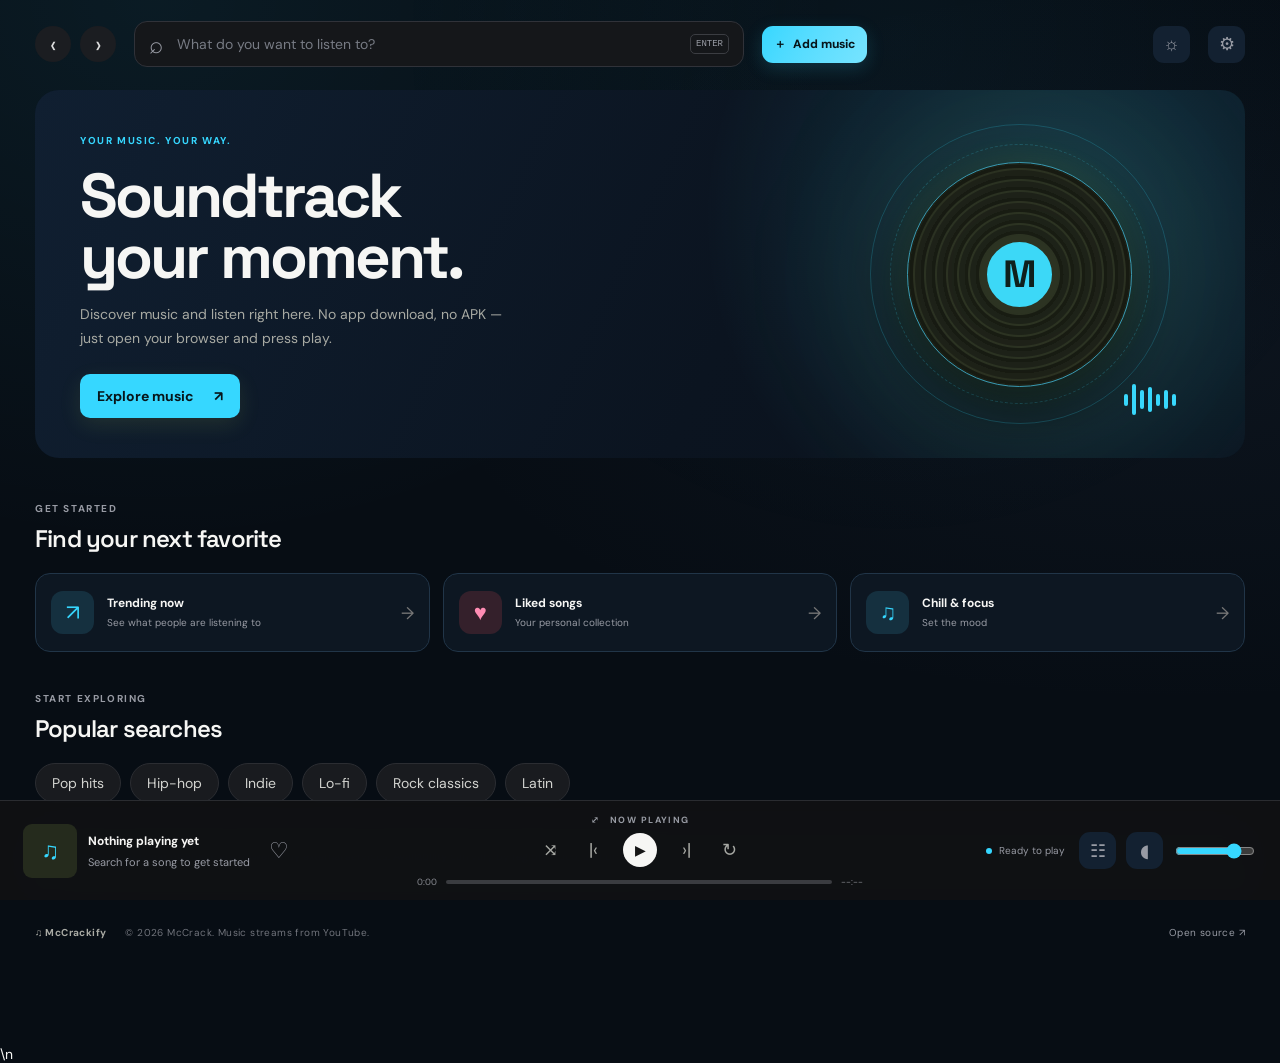
<file: web/mobile.html>
<!doctype html>
<html lang="en">
<head>
  <meta charset="utf-8">
  <meta name="viewport" content="width=device-width,initial-scale=1">
  <meta name="theme-color" content="#0b0c0e">
  <meta name="description" content="McCrackify — full-length music playback in your browser, powered by YouTube.">
  <title>McCrackify — Mobile Player</title>
  <link rel="icon" type="image/png" href="./logo.png">
  <link rel="manifest" href="./manifest.webmanifest">
  <meta name="apple-mobile-web-app-capable" content="yes">
  <meta name="apple-mobile-web-app-status-bar-style" content="black-translucent">
  <script>
    (function(){
      var isMobile=/Android|iPhone|iPod|Mobile/i.test(navigator.userAgent)||window.matchMedia("(max-width: 760px)").matches;
      var isMobilePage=window.location.pathname.endsWith("mobile.html");
      if(isMobile&&!isMobilePage)window.location.replace(new URL("./mobile.html"+window.location.search+window.location.hash,window.location.href).href);
    })();
  </script>
  <script>window.MCCRACKIFY_MOBILE_MODE = true;</script>
  <style>
@import url('https://fonts.googleapis.com/css2?family=DM+Sans:wght@400;500;600;700&family=Space+Grotesk:wght@400;500;600;700&display=swap');
:root{color-scheme:dark;--bg:#0b0c0e;--panel:#121417;--panel2:#191b20;--text:#f6f6f4;--muted:#989ba4;--line:#282b31;--accent:#c5fa63;--accent-ink:#15190d;--radius:20px;--sidebar:246px}*{box-sizing:border-box}body{margin:0;background:var(--bg);color:var(--text);font-family:'DM Sans',sans-serif;font-size:14px}button,input{font:inherit}button{cursor:pointer;color:inherit;border:0}button:focus-visible,input:focus-visible{outline:2px solid var(--accent);outline-offset:3px}.app-shell{display:grid;grid-template-columns:var(--sidebar) minmax(0,1fr);min-height:100vh;padding-bottom:98px}.sidebar{position:fixed;inset:0 auto 98px 0;width:var(--sidebar);height:calc(100vh - 96px);background:#0e0f11;border-right:1px solid var(--line);padding:29px 17px;display:flex;flex-direction:column;z-index:4}.brand{display:flex;align-items:center;gap:11px;text-decoration:none;color:var(--text);font:700 25px 'Space Grotesk',sans-serif;letter-spacing:-1.2px;margin:0 10px 39px}.brand-mark{display:grid;place-items:center;width:35px;height:35px;border-radius:12px;background:var(--accent);color:#14180d;font-size:23px}.nav-label,.library-heading,.eyebrow{font-size:10px;font-weight:700;letter-spacing:1.6px;color:var(--muted)}.nav-label{margin:0 12px 10px}.nav-item{display:flex;align-items:center;gap:14px;width:100%;padding:12px 13px;border-radius:11px;text-align:left;color:#a5a7ad;background:transparent;font-weight:600;transition:background .18s,color .18s;margin:2px 0}.nav-item>span{width:19px;text-align:center;font-size:20px}.nav-item:hover,.nav-item.active{background:#20231e;color:var(--accent)}.sidebar-divider{height:1px;background:var(--line);margin:25px 4px 22px}.library-heading{display:flex;align-items:center;justify-content:space-between;margin:0 8px 13px;font-size:9px}.library-heading button{background:transparent;color:var(--muted);font-size:22px}.playlist-list{overflow:auto}.playlist-list button{display:block;width:100%;text-align:left;padding:10px 11px;background:transparent;color:var(--muted);border-radius:9px;white-space:nowrap;overflow:hidden;text-overflow:ellipsis}.playlist-list button:hover{background:var(--panel2);color:var(--text)}.sidebar-note{margin-top:auto;border:1px solid #2b3024;border-radius:14px;padding:13px;color:var(--accent);font-size:12px;font-weight:700}.sidebar-note small{display:block;color:var(--muted);font-size:11px;font-weight:400;margin:6px 0 0 16px}.status-dot{display:inline-block;width:7px;height:7px;border-radius:50%;background:var(--accent);margin-right:8px;box-shadow:0 0 12px #c5fa6366}.main{grid-column:2;min-width:0;padding:0 35px;max-width:1800px;width:100%;margin:0 auto}.topbar{height:88px;display:flex;align-items:center;gap:18px;position:sticky;top:0;background:linear-gradient(var(--bg) 70%,transparent);z-index:3}.history-buttons{display:flex;gap:9px}.history-buttons button{width:36px;height:36px;border-radius:50%;background:#1b1d21;color:#ddd;font-size:24px}.search-box{height:46px;max-width:610px;flex:1;display:flex;align-items:center;gap:12px;border:1px solid #303239;background:#15171a;border-radius:13px;padding:0 14px;color:var(--muted)}.search-box>span{font-size:24px}.search-box input{min-width:0;flex:1;background:transparent;border:0;outline:0;color:var(--text)}.search-box input::placeholder{color:#777b84}.search-box kbd{font-size:9px;border:1px solid #3b3d42;border-radius:5px;padding:4px 5px}.icon-button{display:grid;place-items:center;width:37px;height:37px;background:var(--panel2);border-radius:11px;color:var(--muted);font-size:18px}.icon-button:hover{color:var(--accent)}#theme-toggle{margin-left:auto}.youtube-stage{position:relative;width:min(100%,760px);margin:0 auto 24px;padding:12px;border:1px solid var(--line);border-radius:16px;background:var(--panel);overflow:hidden}.youtube-stage #musify-yt-player{width:100%;aspect-ratio:16/9;background:#050505;border-radius:10px;overflow:hidden}.youtube-stage iframe{display:block;width:100%!important;height:auto!important;aspect-ratio:16/9;border:0}.youtube-stage p{font-size:10px;color:var(--muted);margin:9px 2px 1px}.youtube-stage.hidden{display:none!important}.view{min-height:calc(100vh - 195px);animation:enter .25s ease}@keyframes enter{from{opacity:.6;transform:translateY(4px)}to{opacity:1;transform:translateY(0)}}.hidden{display:none!important}.hero{position:relative;min-height:340px;overflow:hidden;display:flex;align-items:center;border-radius:24px;background:linear-gradient(110deg,#20251b 0%,#171b16 49%,#10120f 100%);padding:40px 45px;margin:2px 0 40px}.hero-copy{position:relative;z-index:1;max-width:510px}.hero-copy .eyebrow{color:var(--accent)}h1,h2,p{margin-top:0}.hero h1,.page-title h1,.liked-hero h1{font:700 clamp(38px,5vw,62px)/.99 'Space Grotesk',sans-serif;letter-spacing:-3px;margin:17px 0 15px}.hero p,.page-title p{max-width:430px;color:#a8aaa3;line-height:1.7;font-size:14px}.primary-button{display:inline-flex;align-items:center;gap:20px;background:var(--accent);color:var(--accent-ink);border-radius:10px;padding:13px 17px;font-weight:700;margin-top:10px;box-shadow:0 7px 22px #c5fa631a}.primary-button:hover{filter:brightness(1.08);transform:translateY(-1px)}.hero-art{position:absolute;right:5%;top:50%;transform:translateY(-50%);width:330px;height:290px;display:grid;place-items:center}.disc{width:225px;height:225px;border-radius:50%;background:repeating-radial-gradient(circle at center,#161815 0 5px,#252920 6px 7px,#10110f 8px 11px);border:1px solid #68704e;box-shadow:0 20px 60px #0009,0 0 45px #c5fa631c;display:grid;place-items:center;animation:spin 22s linear infinite}.disc-label{display:grid;place-items:center;width:79px;height:79px;border-radius:50%;background:var(--accent);color:#111;font:700 38px 'Space Grotesk',sans-serif;border:7px solid #252920}.orbit{position:absolute;border:1px solid #a3d45b2e;border-radius:50%;width:300px;height:300px}.orbit-two{width:260px;height:260px;border-style:dashed;animation:spin 40s linear infinite reverse}.sound-bars{position:absolute;bottom:2px;right:9px;display:flex;align-items:center;gap:4px;height:35px}.sound-bars i{width:4px;border-radius:5px;background:var(--accent);height:35%;animation:wave .8s ease-in-out infinite alternate}.sound-bars i:nth-child(2n){height:90%;animation-delay:.2s}.sound-bars i:nth-child(3n){height:55%;animation-delay:.4s}.sound-bars i:nth-child(4n){height:72%;animation-delay:.1s}@keyframes wave{to{transform:scaleY(.35)}}@keyframes spin{to{transform:rotate(360deg)}}.hero-glow{position:absolute;width:350px;height:350px;right:4%;background:#b9f75e0c;filter:blur(60px);border-radius:50%}.section-heading{display:flex;justify-content:space-between;align-items:end;margin:0 0 19px}.section-heading h2{font:600 24px 'Space Grotesk',sans-serif;letter-spacing:-.8px;margin:7px 0 0}.quick-grid{display:grid;grid-template-columns:repeat(3,minmax(0,1fr));gap:13px}.quick-card{display:flex;align-items:center;gap:13px;text-align:left;padding:17px 15px;border:1px solid var(--line);background:var(--panel);border-radius:15px;min-width:0;transition:transform .2s,border-color .2s}.quick-card:hover{transform:translateY(-3px);border-color:#596447}.quick-icon{flex:none;display:grid;place-items:center;width:43px;height:43px;border-radius:12px;background:#2c3820;color:var(--accent);font-size:22px}.quick-icon.heart{background:#34202b;color:#ff8db4}.quick-card>span:nth-child(2){min-width:0}.quick-card b,.quick-card small{display:block}.quick-card b{font-size:12px;margin-bottom:5px}.quick-card small{color:var(--muted);font-size:10px;line-height:1.4}.quick-arrow{margin-left:auto;color:#777;font-size:17px}.results-heading{margin-top:36px}.chips{display:flex;gap:9px;flex-wrap:wrap}.chips button{padding:10px 16px;border-radius:30px;background:#191b1f;border:1px solid #2b2d32;color:#d3d4d0}.chips button:hover{border-color:var(--accent);color:var(--accent)}.notice{display:flex;align-items:start;gap:11px;margin:32px 0 10px;padding:13px 15px;border-radius:12px;background:#121511;color:var(--muted);font-size:11px;line-height:1.6}.notice span{color:var(--accent);font-size:17px}.notice p{margin:0}.page-title{padding:33px 0 22px}.page-title h1{font-size:48px;margin:10px 0}.page-title p{margin-bottom:0}.search-status{color:var(--muted);padding:8px 0 20px}.results-grid{display:grid;grid-template-columns:repeat(auto-fill,minmax(175px,1fr));gap:17px}.song-card{min-width:0;padding:13px;border:1px solid transparent;background:#141619;border-radius:16px;transition:.18s}.song-card:hover{background:#1a1d20;border-color:#343a2a}.song-art{width:100%;aspect-ratio:1;object-fit:cover;border-radius:11px;background:#272b24;display:grid;place-items:center;color:var(--accent);font-size:42px;overflow:hidden}.song-art img{width:100%;height:100%;object-fit:cover}.song-title{font-weight:700;margin:12px 0 5px;white-space:nowrap;overflow:hidden;text-overflow:ellipsis}.song-subtitle{color:var(--muted);font-size:12px;white-space:nowrap;overflow:hidden;text-overflow:ellipsis}.song-card-bottom{display:flex;align-items:center;justify-content:space-between;margin-top:12px}.song-card-bottom button{width:34px;height:34px;border-radius:50%;background:var(--accent);color:#14180d;font-weight:700}.song-card-bottom .small-like{background:transparent;color:var(--muted);font-size:19px}.song-card-bottom .small-like.liked{color:#ff8db4}.empty-state{padding:30px 0;color:var(--muted);line-height:1.7}.liked-hero{display:flex;align-items:center;gap:26px;padding:36px;border-radius:20px;background:linear-gradient(110deg,#29283b,#15151d);margin:15px 0 27px}.liked-art{width:150px;height:150px;flex:none;display:grid;place-items:center;border-radius:16px;background:linear-gradient(135deg,#a4f45a,#6c72ed);font-size:65px;box-shadow:0 12px 35px #0005}.liked-hero h1{font-size:48px;margin:10px 0}.liked-hero p{color:var(--muted)}.track-row{display:grid;grid-template-columns:36px 45px minmax(0,1fr) minmax(70px,auto) 35px;align-items:center;gap:13px;padding:9px 11px;border-radius:10px}.track-row:hover{background:#191b1e}.track-number{color:var(--muted);text-align:center}.track-row img{width:45px;height:45px;object-fit:cover;border-radius:7px;background:#272b24}.track-row .track-name{font-weight:600;white-space:nowrap;overflow:hidden;text-overflow:ellipsis}.track-row .track-by{font-size:11px;color:var(--muted);margin-top:4px;white-space:nowrap;overflow:hidden;text-overflow:ellipsis}.track-row .row-actions{display:flex;gap:6px}.row-actions button{background:transparent;color:var(--muted);font-size:17px}.footer{display:flex;align-items:center;gap:19px;padding:27px 0 8px;color:#70737b;font-size:10px;letter-spacing:.4px}.footer span:first-child{font-weight:700;color:#a9aaa4}.footer a{color:var(--muted);text-decoration:none;margin-left:auto}.player{position:fixed;z-index:8;bottom:0;left:0;right:0;min-height:91px;background:#101113f5;backdrop-filter:blur(24px);border-top:1px solid #2a2c30;display:grid;grid-template-columns:minmax(180px,1fr) minmax(250px,1.2fr) minmax(180px,1fr);align-items:center;gap:22px;padding:12px 23px}.now-playing{display:flex;align-items:center;gap:11px;min-width:0}.current-art{width:54px;height:54px;flex:none;display:grid;place-items:center;background:#252b1d;color:var(--accent);border-radius:9px;font-size:24px;overflow:hidden}.current-art img{width:100%;height:100%;object-fit:cover}.track-meta{min-width:0}.track-meta b,.track-meta span{display:block;white-space:nowrap;overflow:hidden;text-overflow:ellipsis}.track-meta b{font-size:12px;margin-bottom:6px}.track-meta span{font-size:11px;color:var(--muted)}.like-button{background:transparent;color:var(--muted);font-size:22px;margin-left:2px}.like-button.liked{color:#ff8db4}.player-center{width:100%;max-width:470px;justify-self:center}.player-controls{display:flex;align-items:center;justify-content:center;gap:19px;margin-bottom:9px}.player-controls button{background:transparent;color:#a6a8a3;font-size:18px}.player-controls button:hover,.player-controls button.active{color:var(--accent)}.player-controls .play-button{display:grid;place-items:center;width:34px;height:34px;border-radius:50%;background:var(--text);color:#151515;font-size:14px}.progress-row{display:flex;align-items:center;gap:9px;color:#888b91;font-size:9px}.progress-track{height:4px;flex:1;background:#3a3c40;border-radius:9px;overflow:hidden;cursor:pointer}.progress-track div{width:0;height:100%;background:var(--accent);border-radius:9px}.player-extra{display:flex;align-items:center;justify-content:flex-end;gap:10px}.audio-status{display:flex;align-items:center;gap:7px;color:var(--muted);font-size:10px;margin-right:4px}.audio-status i{width:6px;height:6px;background:var(--accent);border-radius:50%}#volume{width:80px;accent-color:var(--accent)}dialog{width:min(420px,calc(100% - 32px));background:#17191d;color:var(--text);border:1px solid #34373d;border-radius:18px;padding:22px;box-shadow:0 20px 100px #000b}dialog::backdrop{background:#000a;backdrop-filter:blur(5px)}.dialog-top{display:flex;align-items:center;justify-content:space-between;margin-bottom:22px}.dialog-top h2{font:600 23px 'Space Grotesk',sans-serif;margin:0}.dialog-top .icon-button{font-size:22px}.dialog-top~label{display:block;color:var(--muted);font-size:12px;margin-bottom:8px}#playlist-name{width:100%;padding:13px;border:1px solid #3b3d42;background:#101113;color:var(--text);border-radius:9px;outline:0}.dialog-actions{display:flex;justify-content:flex-end;gap:10px;margin-top:22px}.secondary-button{background:#2a2c30;color:var(--text);border-radius:9px;padding:12px 15px}#toast{position:fixed;z-index:20;bottom:112px;left:50%;transform:translate(-50%,12px);opacity:0;pointer-events:none;background:#f3f4ee;color:#171813;border-radius:10px;padding:12px 17px;font-weight:600;font-size:12px;box-shadow:0 9px 35px #0005;transition:.2s}#toast.show{opacity:1;transform:translate(-50%,0)}#queue-content{max-height:55vh;overflow:auto}
body.light{color-scheme:light;--bg:#f5f6f2;--panel:#fff;--panel2:#e9ebe5;--text:#181a16;--muted:#70746b;--line:#dedfd9}.light .sidebar{background:#f0f1ec}.light .topbar{background:linear-gradient(var(--bg) 70%,transparent)}.light .search-box,.light .song-card{background:#fff;border-color:#e1e3dc}.light .hero{background:linear-gradient(110deg,#e8efdc,#e0e7d7,#f0f1e9)}.light .hero p{color:#666b5f}.light .hero .eyebrow{color:#587d1d}.light .nav-item:hover,.light .nav-item.active{background:#e2e9d8}.light .player{background:#f9faf6f2}.light .quick-card{background:#fff;border-color:#e1e3dc}.light .chips button{background:#fff;border-color:#dedfd9;color:#333}.light .notice{background:#ecefe6}.light .liked-hero{background:linear-gradient(110deg,#e4e2f4,#eeedf5)}.light .track-row:hover{background:#eceee8}.light .history-buttons button{background:#e2e4dc;color:#333}
@media(max-width:1100px){:root{--sidebar:210px}.main{padding:0 24px}.hero-art{right:-5%;opacity:.75}.hero-copy{max-width:55%}.player{grid-template-columns:minmax(160px,1fr) minmax(230px,1.1fr) minmax(110px,.7fr);gap:12px}.audio-status{display:none}.player-extra{gap:5px}#volume{width:55px}.quick-grid{grid-template-columns:1fr 1fr}.quick-card:last-child{display:none}}
@media(max-width:760px){.app-shell{display:block;padding-bottom:150px}.sidebar{position:fixed;top:auto;bottom:85px;left:10px;right:10px;width:auto;height:58px;border:1px solid #303238;border-radius:17px;background:#111214f2;backdrop-filter:blur(20px);padding:5px 8px;display:flex;flex-direction:row;justify-content:space-around;align-items:center}.brand,.nav-label,.sidebar-divider,.library-heading,.playlist-list,.sidebar-note{display:none}.nav-item{width:auto;flex:1;justify-content:center;gap:5px;flex-direction:column;padding:6px 3px;font-size:9px;margin:0}.nav-item>span{font-size:18px;width:auto}.main{padding:0 16px}.topbar{height:72px;gap:8px}.history-buttons{display:none}.search-box{height:43px;padding:0 10px}.search-box kbd{display:none}#theme-toggle{flex:none}.hero{min-height:360px;padding:28px 24px;align-items:flex-start}.hero-copy{max-width:100%;padding-top:5px}.hero h1{font-size:47px;letter-spacing:-2px}.hero p{max-width:340px;font-size:12px}.hero-art{width:200px;height:180px;top:auto;bottom:-32px;right:0;transform:none;opacity:.4}.disc{width:150px;height:150px}.disc-label{width:52px;height:52px;font-size:26px;border-width:5px}.orbit{width:200px;height:200px}.orbit-two{width:170px;height:170px}.quick-grid{grid-template-columns:1fr}.quick-card:last-child{display:flex}.section-heading h2{font-size:21px}.page-title h1{font-size:42px}.liked-hero{padding:22px;gap:17px}.liked-art{width:92px;height:92px;font-size:42px}.liked-hero h1{font-size:32px;letter-spacing:-1.5px}.liked-hero p{font-size:11px}.liked-hero .primary-button{padding:10px 12px}.results-grid{grid-template-columns:repeat(2,minmax(0,1fr));gap:10px}.song-card{padding:9px}.player{bottom:0;min-height:83px;display:grid;grid-template-columns:minmax(0,1fr) auto;gap:4px 10px;padding:9px 12px}.now-playing{grid-column:1;grid-row:1}.current-art{width:45px;height:45px}.track-meta b{font-size:11px}.track-meta span{font-size:10px}.like-button{font-size:19px}.player-center{grid-column:2;grid-row:1;max-width:none;width:auto}.player-controls{gap:12px;margin:0}.player-controls button{font-size:15px}.player-controls #shuffle,.player-controls #previous,.player-controls #next,.player-controls #repeat{display:none}.player-controls .play-button{width:38px;height:38px}.progress-row{grid-column:1 / -1;grid-row:2;gap:7px}.player-extra{display:none}.footer{gap:10px;flex-wrap:wrap}.footer span:nth-child(2){display:none}.track-row{grid-template-columns:22px 40px minmax(0,1fr) 30px;gap:8px;padding:8px 3px}.track-row img{width:40px;height:40px}.track-row .row-actions button{font-size:15px}.track-row .row-actions button:first-child{display:none}}
@media(prefers-reduced-motion:reduce){*,*::before,*::after{animation-duration:.01ms!important;animation-iteration-count:1!important;scroll-behavior:auto!important;transition-duration:.01ms!important}}
/* McCrackify cyan/blue visual refresh + expanded player and personalization */
:root{--accent:#36d7ff;--accent-ink:#07151a;--bg:#070d14;--panel:#0d1722;--panel2:#132131;--line:#213548}
.sidebar{background:#080f18}.nav-item:hover,.nav-item.active{background:color-mix(in srgb,var(--accent) 13%,transparent)}.brand-mark,.primary-button,.song-card-bottom button{background:var(--accent);color:var(--accent-ink)}.hero{background:radial-gradient(circle at 85% 35%,color-mix(in srgb,var(--accent) 20%,transparent),transparent 34%),linear-gradient(115deg,#101f31,#0b1420 58%,#0a111b)}.hero-copy .eyebrow{color:var(--accent)}.disc{border-color:color-mix(in srgb,var(--accent) 60%,#334)}.disc-label{background:var(--accent);color:var(--accent-ink)}.orbit{border-color:color-mix(in srgb,var(--accent) 20%,transparent)}.sound-bars i,.status-dot,.audio-status i{background:var(--accent)}.quick-icon{background:color-mix(in srgb,var(--accent) 13%,#101722);color:var(--accent)}.notice{background:color-mix(in srgb,var(--accent) 6%,var(--panel))}.current-art{cursor:pointer}.current-art:hover{outline:2px solid var(--accent);outline-offset:2px}.expand-player{display:block;margin:0 auto 6px;background:transparent;color:var(--muted);font-size:9px;font-weight:700;letter-spacing:1.4px}.expand-player:hover{color:var(--accent)}
.song-art{border:0;padding:0;cursor:pointer;position:relative}.song-art:after{content:'⤢';position:absolute;right:9px;bottom:9px;width:30px;height:30px;display:grid;place-items:center;border-radius:50%;background:#07121dcc;color:white;opacity:0;transition:opacity .2s}.song-card:hover .song-art:after{opacity:1}
.now-playing-dialog{width:100vw;height:100dvh;max-width:none;max-height:none;margin:0;padding:clamp(18px,4vw,48px);border:0;border-radius:0;background:radial-gradient(circle at 50% 25%,color-mix(in srgb,var(--accent) 18%,#101c2b),#070b11 65%);color:var(--text);overflow:auto}.now-playing-dialog[open]{display:flex;flex-direction:column}.expanded-top{display:flex;justify-content:space-between;align-items:center;flex:none}.expanded-top .eyebrow{color:var(--accent)}.expanded-layout{display:grid;grid-template-columns:minmax(0,1fr) minmax(0,1fr);align-items:center;gap:clamp(24px,6vw,90px);width:min(1200px,100%);margin:auto}.expanded-cover-wrap{min-width:0;display:flex;flex-direction:column;align-items:center;gap:22px}.expanded-cover-wrap img{width:min(42vw,500px);aspect-ratio:1;object-fit:cover;border-radius:24px;box-shadow:0 25px 90px #0008;animation:cover-enter .35s ease}.expanded-cover-wrap img[hidden],#expanded-cover-placeholder[hidden]{display:none}.expanded-cover-wrap #expanded-cover-placeholder{width:min(42vw,500px);aspect-ratio:1;display:grid;place-items:center;border-radius:24px;background:linear-gradient(135deg,color-mix(in srgb,var(--accent) 25%,#101722),#111a27);font-size:clamp(80px,12vw,170px);color:var(--accent)}.expanded-track{text-align:center;max-width:500px}.expanded-track h2{font:700 clamp(24px,3vw,38px)/1.1 'Space Grotesk',sans-serif;margin:0 0 9px;overflow-wrap:anywhere}.expanded-track p{color:var(--muted);margin:0}.expanded-video-panel{min-width:0}.expanded-mode-switch{display:flex;gap:8px;margin-bottom:16px;padding:5px;border:1px solid var(--line);background:#080f18;border-radius:13px;width:max-content}.mode-button{background:transparent;color:var(--muted);padding:10px 16px;border-radius:9px;font-weight:700}.mode-button.active{background:var(--accent);color:var(--accent-ink)}#expanded-stage-slot .youtube-stage{width:100%;margin:0;border-color:color-mix(in srgb,var(--accent) 35%,var(--line))}#expanded-stage-slot .youtube-stage p{font-size:11px}.expanded-hint{color:var(--muted);font-size:11px;line-height:1.6;margin:12px 2px}.expanded-cover-wrap.cover-only{grid-column:1/-1}.expanded-cover-wrap.cover-only img,.expanded-cover-wrap.cover-only #expanded-cover-placeholder{width:min(60vh, min(70vw,620px))}.expanded-cover-wrap.cover-only+.expanded-video-panel{display:none}@keyframes cover-enter{from{opacity:.6;transform:scale(.97)}to{opacity:1;transform:scale(1)}}
.settings-dialog{width:min(540px,calc(100% - 28px));max-height:85vh;overflow:auto}.settings-dialog .dialog-top{align-items:flex-start}.settings-dialog .dialog-top h2{margin:7px 0 0;font-size:25px}.setting-section{border-top:1px solid var(--line);padding:18px 0}.setting-section h3{margin:0 0 6px;font-size:14px}.setting-section p{color:var(--muted);font-size:12px;margin:0 0 13px}.swatch-row,.setting-options{display:flex;flex-wrap:wrap;gap:10px}.swatch{width:34px;height:34px;border-radius:50%;background:var(--swatch);border:3px solid transparent;outline:1px solid #59636d;outline-offset:2px}.swatch[data-accent="#36d7ff"]{background:#36d7ff}.swatch[data-accent="#4d8dff"]{background:#4d8dff}.swatch[data-accent="#9b8cff"]{background:#9b8cff}.swatch[data-accent="#ff82bd"]{background:#ff82bd}.swatch[data-accent="#c5fa63"]{background:#c5fa63}.swatch[data-accent="#ffb454"]{background:#ffb454}.swatch.selected{outline:3px solid var(--accent);outline-offset:3px}.setting-choice{padding:10px 13px;border:1px solid var(--line);border-radius:10px;background:var(--panel2);color:var(--text)}.setting-choice.selected{border-color:var(--accent);color:var(--accent);background:color-mix(in srgb,var(--accent) 10%,var(--panel2))}.reset-customization{width:100%;margin-top:3px}
body.compact-layout .song-card{padding:8px;border-radius:11px}body.compact-layout .results-grid{gap:9px}body.compact-layout .quick-card{padding:11px}body.reduce-motion *,body.reduce-motion *:before,body.reduce-motion *:after{animation:none!important;transition:none!important;scroll-behavior:auto!important}
.light .now-playing-dialog{background:radial-gradient(circle at 50% 25%,color-mix(in srgb,var(--accent) 13%,#fff),#f4f7fa 70%)}.light .expanded-mode-switch{background:#fff}.light .setting-choice{background:#fff}.light .hero{background:radial-gradient(circle at 85% 35%,color-mix(in srgb,var(--accent) 18%,transparent),transparent 34%),linear-gradient(115deg,#e6f5fa,#e8edf5 58%,#f0f3f7)}
@media(max-width:760px){.expanded-layout{grid-template-columns:1fr;gap:20px;margin:22px auto}.expanded-cover-wrap img,.expanded-cover-wrap #expanded-cover-placeholder{width:min(65vw,300px)}.expanded-track h2{font-size:24px}.expanded-video-panel{width:100%}.expanded-cover-wrap.cover-only img,.expanded-cover-wrap.cover-only #expanded-cover-placeholder{width:min(72vw,55vh)}.expand-player{font-size:8px;margin-bottom:3px}.player-center{display:flex;flex-direction:column;align-items:center}.player-controls{margin:0}.now-playing-dialog{padding:16px}.expanded-mode-switch{margin:0 auto 12px}}

/* Refined full-screen Now Playing */
#youtube-stage.hidden{display:none!important}
.now-playing-dialog{position:fixed;inset:0;width:100vw;height:100dvh;max-width:none;max-height:none;margin:0;padding:clamp(18px,3.3vw,48px);border:0;border-radius:0;overflow:auto;box-sizing:border-box;background:radial-gradient(ellipse at 20% 15%,color-mix(in srgb,var(--accent) 15%,#111b2a),transparent 48%),linear-gradient(135deg,#0b111b,#080d14 65%);color:var(--text)}
.now-playing-dialog::backdrop{background:#02060bd9;backdrop-filter:blur(16px)}.now-playing-dialog[open]{display:flex;flex-direction:column;gap:clamp(20px,3vh,34px)}
.expanded-top{display:flex;align-items:center;justify-content:space-between;gap:16px;flex:none;width:min(1400px,100%);margin:0 auto}.expanded-heading .eyebrow,.expanded-panel-heading .eyebrow{font-size:10px;letter-spacing:2px;color:var(--accent);font-weight:800}.expanded-heading h2{font:700 clamp(22px,2vw,30px)/1.1 'Space Grotesk',sans-serif;letter-spacing:-.8px;margin:7px 0 0}
.close-expanded{display:grid;place-items:center;width:46px;height:46px;flex:none;border:1px solid #ffffff26;border-radius:50%;background:#ffffff0a;color:var(--text);font-size:28px;line-height:1;cursor:pointer;transition:background .18s,border-color .18s,transform .18s}.close-expanded:hover{background:color-mix(in srgb,var(--accent) 20%,#141b27);border-color:var(--accent);transform:rotate(90deg)}
.expanded-layout{display:grid;grid-template-columns:minmax(0,1.08fr) minmax(320px,.92fr);align-items:center;gap:clamp(28px,5vw,78px);width:min(1240px,100%);margin:auto;flex:1;min-height:0}
.expanded-cover-wrap{min-width:0;display:flex;flex-direction:column;align-items:center;gap:20px;width:100%}.expanded-art-frame{position:relative;width:min(42vw, min(48vh,520px));aspect-ratio:1;flex:none;border-radius:clamp(14px,2vw,28px);isolation:isolate}.expanded-art-frame:before{content:"";position:absolute;inset:10% 5% -5%;z-index:-1;border-radius:inherit;background:var(--accent);opacity:.16;filter:blur(45px)}
.expanded-art-frame img,.expanded-art-frame #expanded-cover-placeholder{display:grid;width:100%;height:100%;aspect-ratio:1;object-fit:cover;border-radius:inherit;box-shadow:0 25px 80px #0007;background:linear-gradient(135deg,color-mix(in srgb,var(--accent) 25%,#101722),#111a27)}.expanded-art-frame img[hidden],.expanded-art-frame #expanded-cover-placeholder[hidden]{display:none}.expanded-art-frame #expanded-cover-placeholder{place-items:center;font-size:clamp(80px,10vw,150px);color:var(--accent)}
.artwork-caption{position:absolute;left:15px;bottom:15px;padding:7px 10px;border-radius:6px;background:#05080bb8;color:#ffffffb8;font-size:8px;letter-spacing:1.8px;font-weight:800;backdrop-filter:blur(12px)}
.expanded-track{width:min(100%,520px);text-align:left}.expanded-track h2{font:700 clamp(22px,2.3vw,32px)/1.13 'Space Grotesk',sans-serif;letter-spacing:-.8px;margin:0 0 8px;overflow-wrap:anywhere}.expanded-track p{color:var(--muted);font-size:14px;margin:0}
.expanded-progress-row{width:min(100%,520px);display:flex;align-items:center;gap:11px;color:var(--muted);font-size:10px;font-variant-numeric:tabular-nums}.expanded-progress-track{height:4px;flex:1;background:#ffffff22;border-radius:9px;overflow:hidden}.expanded-progress-track div{width:0;height:100%;border-radius:9px;background:var(--accent);transition:width .25s linear}
.expanded-transport{display:flex;align-items:center;justify-content:center;gap:30px}.expanded-transport button{display:grid;place-items:center;width:43px;height:43px;border-radius:50%;background:#ffffff0a;border:1px solid #ffffff18;color:var(--text);font-size:20px;cursor:pointer}.expanded-transport button:hover{border-color:var(--accent);color:var(--accent)}.expanded-transport .expanded-play{width:58px;height:58px;background:var(--accent);border-color:var(--accent);color:var(--accent-ink);font-size:21px;box-shadow:0 8px 30px color-mix(in srgb,var(--accent) 20%,transparent)}
.expanded-video-panel{min-width:0;width:100%;padding:clamp(16px,2vw,25px);border:1px solid #ffffff14;border-radius:22px;background:linear-gradient(145deg,#ffffff08,#ffffff03);box-shadow:0 20px 70px #0002}.expanded-panel-heading{display:flex;justify-content:space-between;align-items:center;gap:15px;margin-bottom:18px}.expanded-panel-heading h3{font:650 18px 'Space Grotesk',sans-serif;margin:5px 0 0}
.expanded-mode-switch{display:flex;gap:4px;margin:0;padding:4px;border:1px solid #ffffff15;background:#05090f8c;border-radius:12px;flex:none}.mode-button{padding:9px 12px;border-radius:8px;background:transparent;color:#a8b2bf;font-size:11px;font-weight:750;white-space:nowrap}.mode-button.active{background:var(--accent);color:var(--accent-ink);box-shadow:0 3px 14px color-mix(in srgb,var(--accent) 18%,transparent)}
#expanded-stage-slot{min-width:0}#expanded-stage-slot .youtube-stage{display:block;width:100%;margin:0;padding:0;border:0;background:transparent;overflow:hidden;border-radius:14px}#expanded-stage-slot #musify-yt-player{width:100%;aspect-ratio:16/9;min-height:180px;background:#030609;border-radius:14px;overflow:hidden}#expanded-stage-slot #musify-yt-player iframe{width:100%!important;height:100%!important;min-height:180px;border:0;border-radius:14px}#expanded-stage-slot .youtube-stage>p{display:none}
.video-empty-state{min-height:260px;display:flex;flex-direction:column;align-items:center;justify-content:center;text-align:center;padding:26px;border:1px dashed #ffffff24;border-radius:15px;background:radial-gradient(circle at 50% 15%,color-mix(in srgb,var(--accent) 12%,transparent),transparent 65%),#080e16}.video-empty-icon{display:grid;place-items:center;width:58px;height:58px;border-radius:18px;background:color-mix(in srgb,var(--accent) 15%,#111c2a);color:var(--accent);font-size:22px;margin-bottom:15px}.video-empty-state h3{font:650 17px 'Space Grotesk',sans-serif;margin:0 0 8px}.video-empty-state p{max-width:270px;color:var(--muted);font-size:12px;line-height:1.65;margin:0 0 17px}.video-open-button{display:flex;align-items:center;gap:20px;padding:11px 14px;border-radius:10px;background:var(--accent);color:var(--accent-ink);font-size:12px;font-weight:800;cursor:pointer}.expanded-hint{font-size:10px;line-height:1.6;color:var(--muted);margin:12px 2px 0}
.now-playing-dialog.cover-mode .expanded-layout{grid-template-columns:minmax(0,1fr);width:min(750px,100%);justify-content:center}.now-playing-dialog.cover-mode .expanded-cover-wrap{gap:17px}.now-playing-dialog.cover-mode .expanded-art-frame{width:min(55vh,min(68vw,600px))}.now-playing-dialog.cover-mode .expanded-track{text-align:center}.now-playing-dialog.cover-mode .expanded-progress-row{width:min(100%,540px)}.now-playing-dialog.cover-mode .expanded-video-panel{display:none}
.now-playing-dialog.video-mode .expanded-layout{grid-template-columns:minmax(0,.8fr) minmax(400px,1.2fr)}.now-playing-dialog.video-mode .expanded-art-frame{width:min(32vw,min(40vh,390px))}.now-playing-dialog.video-mode .expanded-cover-wrap{gap:14px}.now-playing-dialog.video-mode .expanded-track h2{font-size:clamp(19px,2vw,27px)}.now-playing-dialog.video-mode .expanded-panel-heading{align-items:flex-start;flex-direction:column}.now-playing-dialog.video-mode .expanded-mode-switch{align-self:stretch;width:max-content}.now-playing-dialog.video-mode .video-empty-state{min-height:300px}
.now-playing-dialog.video-mode #expanded-stage-slot:has(.youtube-stage:not(.hidden)) .video-empty-state{display:none}.now-playing-dialog.video-mode #expanded-stage-slot .youtube-stage.hidden{display:none!important}
.now-playing-dialog button:focus-visible{outline:2px solid var(--accent);outline-offset:3px}.light .now-playing-dialog{background:radial-gradient(ellipse at 20% 15%,color-mix(in srgb,var(--accent) 13%,#fff),transparent 48%),linear-gradient(135deg,#f5f8fc,#edf3f8 65%);color:#182330}.light .now-playing-dialog .close-expanded,.light .now-playing-dialog .expanded-video-panel{background:#ffffffa8;border-color:#c9d8e2}.light .now-playing-dialog .expanded-mode-switch{background:#e8eef4;border-color:#d8e1e9}.light .now-playing-dialog .mode-button{color:#516071}.light .now-playing-dialog .mode-button.active{color:var(--accent-ink)}.light .now-playing-dialog .video-empty-state{border-color:#c5d2de;background:radial-gradient(circle at 50% 15%,color-mix(in srgb,var(--accent) 10%,transparent),transparent 65%),#f7fafd}
@media(max-width:850px){.now-playing-dialog{padding:16px}.now-playing-dialog[open]{gap:15px}.expanded-heading h2{font-size:22px}.expanded-layout,.now-playing-dialog.video-mode .expanded-layout{grid-template-columns:minmax(0,1fr);gap:20px;width:min(620px,100%)}.expanded-art-frame,.now-playing-dialog.video-mode .expanded-art-frame{width:min(56vw,min(37vh,330px))}.expanded-track{text-align:center}.expanded-progress-row{width:min(100%,460px)}.expanded-transport{gap:23px}.expanded-video-panel{padding:14px}.expanded-panel-heading,.now-playing-dialog.video-mode .expanded-panel-heading{align-items:flex-start;flex-direction:column}.expanded-mode-switch{width:max-content}.now-playing-dialog.cover-mode .expanded-art-frame{width:min(62vh,min(78vw,520px))}.now-playing-dialog.cover-mode .expanded-layout{width:100%}.video-empty-state{min-height:210px}}
@media(max-width:480px){.expanded-top{align-items:flex-start}.close-expanded{width:40px;height:40px}.expanded-art-frame,.now-playing-dialog.video-mode .expanded-art-frame{width:min(64vw,min(32vh,280px))}.expanded-track h2{font-size:22px}.expanded-panel-heading h3{font-size:16px}.mode-button{padding:9px 10px;font-size:10px}.now-playing-dialog.video-mode .expanded-layout{gap:15px}.expanded-video-panel{border-radius:16px}.expanded-transport .expanded-play{width:52px;height:52px}}

/* Playback ambience: state-reactive and intentionally subtle, not a fake audio spectrum. */
body:before{content:"";position:fixed;z-index:-1;inset:-18%;pointer-events:none;opacity:0;background:radial-gradient(ellipse at 20% 18%,color-mix(in srgb,var(--accent) 17%,transparent),transparent 38%),radial-gradient(ellipse at 80% 70%,color-mix(in srgb,var(--accent) 13%,transparent),transparent 42%);filter:blur(30px);transform:scale(.94);transition:opacity .7s ease,transform 1.1s ease}
body.is-playing:not(.visualizer-off):before{opacity:1;transform:scale(1.04);animation:ambient-drift 11s ease-in-out infinite alternate}
@keyframes ambient-drift{from{filter:blur(28px);transform:scale(.98) translate3d(-1%,0,0)}to{filter:blur(42px);transform:scale(1.06) translate3d(1%,1%,0)}}
body.glow-art-off .expanded-art-frame:before{display:none}
body.reduce-motion.is-playing:before{animation:none}
.queue-row .row-actions{display:flex;gap:4px;justify-content:flex-end}
.queue-row .row-actions button{min-width:25px;width:25px;height:28px;border-radius:7px;background:transparent;color:var(--muted);font-size:13px}
.queue-row .row-actions button:hover:not(:disabled){background:color-mix(in srgb,var(--accent) 13%,transparent);color:var(--accent)}
.queue-row .row-actions button:disabled{opacity:.22;cursor:not-allowed}
.queue-current{background:color-mix(in srgb,var(--accent) 8%,transparent);border-radius:12px;padding-left:8px;padding-right:8px}
.queue-add{width:29px;height:29px;border-radius:50%;background:transparent;color:var(--muted);font-size:19px;cursor:pointer}
.queue-add:hover{background:color-mix(in srgb,var(--accent) 15%,transparent);color:var(--accent)}
.lyrics-open-button{border:1px solid var(--line);background:color-mix(in srgb,var(--accent) 10%,var(--panel));color:var(--text);border-radius:10px;padding:10px 13px;font-size:12px;font-weight:750;white-space:nowrap;cursor:pointer}
.lyrics-open-button:hover{border-color:var(--accent);color:var(--accent)}
.lyrics-dialog{width:min(680px,calc(100% - 28px));max-height:min(82dvh,850px);padding:clamp(18px,3vw,30px);border:1px solid var(--line);border-radius:22px;background:var(--panel);color:var(--text);box-shadow:0 30px 100px #0008}
.lyrics-dialog::backdrop{background:#02060bc9;backdrop-filter:blur(10px)}
.lyrics-dialog .dialog-top{align-items:flex-start}
.lyrics-dialog .dialog-top h2{font:750 clamp(23px,4vw,34px)/1.1 'Space Grotesk',sans-serif;margin:6px 0}
.lyrics-artist,.lyrics-source{color:var(--muted);font-size:12px}
.lyrics-content{white-space:pre-wrap;overflow:auto;max-height:58dvh;padding:18px 4px 10px;font-size:clamp(15px,2vw,18px);line-height:1.9;overflow-wrap:anywhere}
.lyrics-source{border-top:1px solid var(--line);padding-top:12px}
.mobile-nav{display:none}
@media(max-width:760px){
  body.mobile-app{overflow-x:hidden}
  body.mobile-app .sidebar{display:none}
  body.mobile-app .app-shell{display:block;min-height:100dvh}
  body.mobile-app .main{width:100%;min-width:0;padding:0 13px 235px}
  body.mobile-app .topbar{height:auto;min-height:60px;gap:8px;padding:10px 0;position:sticky;top:0;z-index:20;background:color-mix(in srgb,var(--bg) 88%,transparent);backdrop-filter:blur(18px)}
  body.mobile-app .history-buttons{display:none}
  body.mobile-app .search-box{min-width:0;flex:1;padding:0 12px}
  body.mobile-app .search-box input{font-size:13px}
  body.mobile-app .search-box kbd{display:none}
  body.mobile-app #theme-toggle{display:none}
  body.mobile-app #settings-button{flex:none;width:38px;height:38px}
  body.mobile-app .hero{min-height:unset;padding:26px 22px;border-radius:22px}
  body.mobile-app .hero-copy{max-width:100%}
  body.mobile-app .hero-copy h1{font-size:clamp(38px,11vw,54px);line-height:.98}
  body.mobile-app .hero-copy p{font-size:13px;max-width:100%}
  body.mobile-app .hero-art{opacity:.24;right:-90px;top:10px;transform:scale(.8)}
  body.mobile-app .quick-grid{grid-template-columns:1fr;gap:9px}
  body.mobile-app .quick-card{min-height:72px;padding:13px}
  body.mobile-app .section-heading{margin:27px 0 14px}
  body.mobile-app .results-grid{grid-template-columns:repeat(2,minmax(0,1fr));gap:11px}
  body.mobile-app .song-card{min-width:0;padding:9px;border-radius:14px}
  body.mobile-app .song-title{font-size:12px}
  body.mobile-app .song-subtitle{font-size:10px}
  body.mobile-app .song-card-bottom{gap:5px}
  body.mobile-app .player{position:fixed;z-index:50;bottom:62px;left:8px;right:8px;width:auto;min-height:unset;display:grid;grid-template-columns:minmax(0,1fr) auto;gap:6px 10px;padding:9px 11px;border:1px solid var(--line);border-radius:17px;background:color-mix(in srgb,var(--panel) 94%,transparent);backdrop-filter:blur(22px)}
  body.mobile-app .now-playing{grid-column:1;grid-row:1;min-width:0;gap:9px}
  body.mobile-app .current-art{width:42px;height:42px;flex:none}
  body.mobile-app .track-meta{min-width:0}
  body.mobile-app .track-meta b{font-size:11px}
  body.mobile-app .track-meta span{font-size:10px}
  body.mobile-app .like-button{font-size:18px}
  body.mobile-app .player-center{grid-column:2;grid-row:1;width:auto;max-width:none}
  body.mobile-app .expand-player{display:none}
  body.mobile-app .player-controls{gap:10px;margin:0}
  body.mobile-app .player-controls #shuffle,body.mobile-app .player-controls #previous,body.mobile-app .player-controls #repeat{display:none}
  body.mobile-app .player-controls #next{display:grid}
  body.mobile-app .player-controls button{font-size:14px}
  body.mobile-app .player-controls .play-button{width:37px;height:37px}
  body.mobile-app .progress-row{grid-column:1/-1;grid-row:2;gap:7px}
  body.mobile-app .progress-row span{font-size:9px}
  body.mobile-app .player-extra{display:none}
  body.mobile-app .mobile-nav{display:flex;position:fixed;z-index:55;bottom:0;left:0;right:0;height:62px;align-items:center;justify-content:space-around;padding:5px 8px calc(5px + env(safe-area-inset-bottom));background:color-mix(in srgb,var(--panel) 96%,transparent);border-top:1px solid var(--line);backdrop-filter:blur(20px)}
  body.mobile-app .mobile-nav .nav-item{display:flex;flex:1;height:48px;flex-direction:column;align-items:center;justify-content:center;gap:2px;border-radius:12px;background:transparent;color:var(--muted);font-size:19px}
  body.mobile-app .mobile-nav .nav-item.active{background:color-mix(in srgb,var(--accent) 12%,transparent);color:var(--accent)}
  body.mobile-app .mobile-nav .nav-item small{font-size:9px;font-weight:700}
  body.mobile-app .footer{padding-bottom:15px}
  body.mobile-app .now-playing-dialog{padding:14px;overflow-y:auto}
  body.mobile-app .now-playing-dialog[open]{gap:12px}
  body.mobile-app .expanded-layout,body.mobile-app .now-playing-dialog.video-mode .expanded-layout{grid-template-columns:minmax(0,1fr);gap:16px;width:100%}
  body.mobile-app .now-playing-dialog.cover-mode .expanded-art-frame{width:min(58dvh,76vw,390px)}
  body.mobile-app .now-playing-dialog.video-mode .expanded-art-frame{width:min(35vw,150px)}
  body.mobile-app .expanded-track{text-align:center}
  body.mobile-app .expanded-track h2{font-size:21px}
  body.mobile-app .expanded-track p{font-size:12px}
  body.mobile-app .expanded-progress-row{width:100%}
  body.mobile-app .expanded-transport{gap:22px}
  body.mobile-app .expanded-video-panel{padding:12px}
  body.mobile-app .expanded-panel-heading,body.mobile-app .now-playing-dialog.video-mode .expanded-panel-heading{gap:10px;align-items:flex-start;flex-direction:column}
  body.mobile-app .expanded-mode-switch{max-width:100%;flex-wrap:wrap}
  body.mobile-app .mode-button{padding:9px 11px}
  body.mobile-app .lyrics-open-button{padding:9px 11px}
  body.mobile-app .video-empty-state{min-height:170px;padding:16px}
  body.mobile-app #expanded-stage-slot #musify-yt-player,body.mobile-app #expanded-stage-slot #musify-yt-player iframe{min-height:190px}
  body.mobile-app .queue-row .row-actions{gap:1px}
  body.mobile-app .queue-row .row-actions button{min-width:22px;width:22px}
  body.mobile-app .lyrics-dialog{max-height:85dvh}
  body.mobile-app .lyrics-content{max-height:58dvh}
}

/* Full-screen now-playing artwork atmosphere */
.now-playing-dialog{position:relative;isolation:isolate}
.now-playing-dialog>.expanded-ambient-art{position:absolute;inset:-5%;z-index:0;background-size:cover;background-position:center;opacity:.19;filter:blur(34px) saturate(1.25);transform:scale(1.08);pointer-events:none;transition:opacity .4s ease,background-image .35s ease}
.now-playing-dialog>.expanded-top,.now-playing-dialog>.expanded-layout{position:relative;z-index:1}
.now-playing-dialog.cover-mode>.expanded-ambient-art{opacity:.23}
.now-playing-dialog.video-mode>.expanded-ambient-art{opacity:.13}
.mobile-app .sidebar{display:none}
.mobile-app .app-shell{display:block}
.mobile-app .main{width:100%;min-width:0}
@media(prefers-reduced-motion:reduce){body.is-playing:not(.visualizer-off):before{animation:none}.now-playing-dialog>.expanded-ambient-art{transition:none}}

.app-shell{position:relative;z-index:1}
.queue-header-actions{display:flex;align-items:center;gap:8px}
.queue-header-actions .secondary-button{font-size:11px;padding:8px 10px}
.queue-subtitle{margin:4px 0 0;color:var(--muted);font-size:11px}
@media(max-width:480px){.queue-header-actions{gap:5px}.queue-header-actions .secondary-button{padding:7px 8px;font-size:10px}}


/* Reliable full-screen player modes: artwork, video, and side-by-side lyrics. */
.now-playing-dialog{height:100dvh;min-height:0;overscroll-behavior:contain}
.now-playing-dialog .expanded-layout{min-height:0;min-width:0}
.now-playing-dialog .expanded-video-panel{min-height:0;min-width:0;overflow:auto}
.expanded-panel-heading{flex-wrap:wrap}
.expanded-mode-switch{flex-wrap:wrap}
.expanded-mode-switch .mode-button{cursor:pointer;border:0}
.expanded-lyrics-panel{display:none}
.now-playing-dialog.lyrics-mode .expanded-layout{display:grid;grid-template-columns:minmax(220px,.78fr) minmax(0,1.22fr);grid-template-rows:minmax(0,1fr) auto auto auto;align-items:center;column-gap:clamp(20px,4vw,64px);row-gap:clamp(10px,1.8vh,20px);width:min(1360px,100%);flex:1}
.now-playing-dialog.lyrics-mode .expanded-cover-wrap{display:contents}
.now-playing-dialog.lyrics-mode .expanded-art-frame{grid-column:1;grid-row:1;justify-self:center;width:min(31vw,42vh,410px);max-width:100%}
.now-playing-dialog.lyrics-mode .expanded-track{grid-column:1;grid-row:2;justify-self:center;width:min(100%,440px);text-align:center}
.now-playing-dialog.lyrics-mode .expanded-track h2{font-size:clamp(18px,2vw,28px)}
.now-playing-dialog.lyrics-mode .expanded-lyrics-panel{display:flex;flex-direction:column;grid-column:2;grid-row:1 / span 2;align-self:stretch;max-height:100%;padding:clamp(16px,2.2vw,28px)}
.now-playing-dialog.lyrics-mode .expanded-panel-heading{display:flex;flex-direction:row;align-items:center;justify-content:space-between;flex:none;gap:12px;margin-bottom:10px}
.now-playing-dialog.lyrics-mode .expanded-panel-heading>div{min-width:0}
.now-playing-dialog.lyrics-mode .expanded-panel-heading h3{overflow-wrap:anywhere}
.lyrics-panel-content{flex:1;min-height:0;overflow:auto;white-space:pre-wrap;overflow-wrap:anywhere;padding:12px 8px 18px 2px;font-size:clamp(14px,1.35vw,17px);line-height:1.85;color:var(--text);scrollbar-gutter:stable}
.now-playing-dialog.lyrics-mode .lyrics-source{flex:none;margin-bottom:0}
.now-playing-dialog.lyrics-mode .expanded-progress-row{grid-column:1/-1;grid-row:3;width:100%;max-width:none;align-self:end}
.now-playing-dialog.lyrics-mode .expanded-transport{grid-column:1/-1;grid-row:4;padding-bottom:2px}
.now-playing-dialog.lyrics-mode .expanded-video-panel:not(.expanded-lyrics-panel){display:none}
.now-playing-dialog.lyrics-mode .expanded-panel-heading .lyrics-open-button{flex:none}
@media(max-width:850px){
 .now-playing-dialog.lyrics-mode .expanded-layout{grid-template-columns:minmax(0,1fr);grid-template-rows:auto minmax(180px,1fr) auto auto;gap:12px;width:100%;flex:1}
 .now-playing-dialog.lyrics-mode .expanded-art-frame{grid-column:1;grid-row:1;width:min(22vh,34vw,170px)}
 .now-playing-dialog.lyrics-mode .expanded-track{grid-column:1;grid-row:1;align-self:end;justify-self:stretch;text-align:left;padding-left:calc(min(22vh,34vw,170px) + 18px);min-height:min(22vh,34vw,170px);display:flex;flex-direction:column;justify-content:center;width:auto}
 .now-playing-dialog.lyrics-mode .expanded-track h2{font-size:clamp(16px,3vw,22px)}
 .now-playing-dialog.lyrics-mode .expanded-lyrics-panel{grid-column:1;grid-row:2;min-height:180px}
 .now-playing-dialog.lyrics-mode .expanded-progress-row{grid-column:1;grid-row:3}
 .now-playing-dialog.lyrics-mode .expanded-transport{grid-column:1;grid-row:4}
}
@media(max-width:480px){
 .now-playing-dialog{padding:12px;gap:10px!important}
 .now-playing-dialog .expanded-top{min-height:40px}
 .now-playing-dialog .expanded-heading h2{font-size:18px}
 .now-playing-dialog .close-expanded{width:36px;height:36px}
 .now-playing-dialog.lyrics-mode .expanded-panel-heading{align-items:flex-start}
 .now-playing-dialog.lyrics-mode .expanded-panel-heading h3{font-size:15px}
 .now-playing-dialog.lyrics-mode .lyrics-panel-content{font-size:14px;line-height:1.7}
 .now-playing-dialog.lyrics-mode .expanded-transport{gap:16px}
}


/* Keep mode selectors visible in artwork mode; only hide the video surface itself. */
.now-playing-dialog.cover-mode .expanded-video-panel:not(.expanded-lyrics-panel){
  display:block;width:min(750px,100%);margin:0 auto;padding:0;border:0;
  background:transparent;box-shadow:none;overflow:visible
}
.now-playing-dialog.cover-mode .expanded-video-panel:not(.expanded-lyrics-panel) #expanded-stage-slot,
.now-playing-dialog.cover-mode .expanded-video-panel:not(.expanded-lyrics-panel) .expanded-hint{display:none!important}
.now-playing-dialog.cover-mode .expanded-video-panel:not(.expanded-lyrics-panel) .expanded-panel-heading{
  justify-content:center;gap:12px;margin:0;flex-direction:row;align-items:center
}
.now-playing-dialog.cover-mode .expanded-video-panel:not(.expanded-lyrics-panel) .expanded-panel-heading>div:first-child{display:none}
.now-playing-dialog.cover-mode .expanded-lyrics-panel{display:none!important}
.now-playing-dialog.video-mode .expanded-lyrics-panel{display:none!important}
@media(max-width:850px){
 .now-playing-dialog.cover-mode .expanded-video-panel:not(.expanded-lyrics-panel) .expanded-panel-heading{flex-wrap:wrap}
 .now-playing-dialog.cover-mode .expanded-video-panel:not(.expanded-lyrics-panel) .expanded-mode-switch{width:auto;align-self:center}
}


/* McCrackify polish pass: artwork fallbacks, immersive backgrounds, and a viewport-fitted player. */
body.backdrop-aurora .now-playing-dialog{background:radial-gradient(ellipse at 18% 20%,color-mix(in srgb,var(--accent) 23%,#101b2d),transparent 45%),radial-gradient(ellipse at 82% 78%,#34245a66,transparent 42%),#070b11}
body.backdrop-midnight .now-playing-dialog{background:radial-gradient(ellipse at 50% 0%,#1d344d,transparent 55%),linear-gradient(145deg,#03070c,#0b111b 58%,#070a10)}
body.backdrop-ember .now-playing-dialog{background:radial-gradient(ellipse at 15% 15%,#7a382b77,transparent 48%),radial-gradient(ellipse at 88% 85%,#6b3e1f66,transparent 44%),#100a0a}
body.backdrop-aurora:before{background:radial-gradient(ellipse at 20% 18%,color-mix(in srgb,var(--accent) 17%,transparent),transparent 38%),radial-gradient(ellipse at 80% 70%,#8b5cf633,transparent 42%)}
body.backdrop-midnight:before{background:radial-gradient(ellipse at 20% 18%,#2b5d8877,transparent 40%),radial-gradient(ellipse at 80% 70%,#1c355555,transparent 42%)}
body.backdrop-ember:before{background:radial-gradient(ellipse at 20% 18%,#e66a4777,transparent 40%),radial-gradient(ellipse at 80% 70%,#f3a34b44,transparent 42%)}
.song-art img{display:block;width:100%;height:100%;object-fit:cover}
.now-playing-dialog{overflow:hidden!important;padding:clamp(12px,2.3vh,26px) clamp(14px,3vw,42px)!important;gap:clamp(8px,1.6vh,18px)!important}
.now-playing-dialog .expanded-top{min-height:38px}
.now-playing-dialog .expanded-layout{flex:1;min-height:0;width:min(1320px,100%);grid-template-columns:minmax(0,1fr) minmax(0,1fr);gap:clamp(16px,4vw,58px);margin:0 auto;align-content:center;align-items:center}
.now-playing-dialog .expanded-cover-wrap{gap:clamp(8px,1.5vh,16px)}
.now-playing-dialog .expanded-art-frame{width:min(38vw,48vh,min(500px,100%));max-height:48vh}
.now-playing-dialog .expanded-track{max-width:min(100%,520px)}
.now-playing-dialog .expanded-track h2{font-size:clamp(18px,2.4vw,31px);line-height:1.08}
.now-playing-dialog .expanded-progress-row{width:min(100%,520px);margin-top:clamp(3px,1vh,10px)}
.now-playing-dialog .expanded-transport{margin-top:clamp(0px,.7vh,8px);gap:clamp(18px,3vw,38px)}
.now-playing-dialog .expanded-video-panel{max-height:100%;overflow:auto}
.now-playing-dialog.lyrics-mode .expanded-layout{grid-template-columns:minmax(0,.8fr) minmax(0,1.2fr);grid-template-rows:minmax(0,1fr) auto auto;gap:clamp(10px,2vh,20px)}
.now-playing-dialog.lyrics-mode .expanded-art-frame{width:min(28vw,36vh,360px)}
.now-playing-dialog.lyrics-mode .expanded-lyrics-panel{min-height:0;overflow:hidden}
.now-playing-dialog.lyrics-mode .lyrics-panel-content{max-height:none;min-height:0}
body.player-scale-large .now-playing-dialog .expanded-art-frame{width:min(44vw,54vh,560px)}
body.player-scale-large .now-playing-dialog .expanded-cover-wrap{gap:clamp(7px,1vh,12px)}
@media(max-width:850px){
 .now-playing-dialog{padding:12px!important;gap:8px!important}
 .now-playing-dialog .expanded-layout,.now-playing-dialog.lyrics-mode .expanded-layout{grid-template-columns:minmax(0,1fr);grid-template-rows:auto minmax(0,1fr) auto auto;gap:8px;width:100%}
 .now-playing-dialog .expanded-art-frame{width:min(32vh,54vw,290px);max-height:32vh}
 .now-playing-dialog .expanded-cover-wrap{display:grid;grid-template-columns:auto minmax(0,1fr);grid-template-rows:auto auto;gap:8px 14px;align-items:center;justify-items:start}
 .now-playing-dialog .expanded-art-frame{grid-column:1;grid-row:1 / span 2}
 .now-playing-dialog .expanded-track{grid-column:2;grid-row:1;align-self:end;text-align:left;min-width:0}
 .now-playing-dialog .expanded-track h2{font-size:clamp(15px,3.4vw,22px)}
 .now-playing-dialog .expanded-progress-row{grid-column:1 / -1;grid-row:2;width:100%;margin:0}
 .now-playing-dialog .expanded-transport{grid-column:1 / -1;grid-row:3;justify-self:center;margin:0}
 .now-playing-dialog.lyrics-mode .expanded-layout{grid-template-rows:auto minmax(0,1fr) auto auto}
 .now-playing-dialog.lyrics-mode .expanded-art-frame{width:min(17vh,22vw,115px);max-height:17vh}
 .now-playing-dialog.lyrics-mode .expanded-cover-wrap{display:contents}
 .now-playing-dialog.lyrics-mode .expanded-art-frame{grid-column:1;grid-row:1}
 .now-playing-dialog.lyrics-mode .expanded-track{grid-column:1;grid-row:1;padding-left:calc(min(17vh,22vw,115px) + 14px);min-height:min(17vh,22vw,115px);width:auto}
 .now-playing-dialog.lyrics-mode .expanded-lyrics-panel{grid-column:1;grid-row:2;min-height:0}
 .now-playing-dialog.lyrics-mode .expanded-progress-row{grid-column:1;grid-row:3}
 .now-playing-dialog.lyrics-mode .expanded-transport{grid-column:1;grid-row:4}
}
@media(max-height:650px) and (min-width:851px){
 .now-playing-dialog .expanded-art-frame{width:min(32vw,38vh,360px)}
 .now-playing-dialog .expanded-cover-wrap{gap:7px}
 .now-playing-dialog .expanded-track h2{font-size:clamp(17px,2vw,24px)}
 .now-playing-dialog .expanded-progress-row{margin-top:0}
 .now-playing-dialog .expanded-transport{margin-top:0}
}


/* Keep player view controls in the fixed header so they never fall below the fold. */
.now-playing-dialog .expanded-top{display:flex;align-items:center;justify-content:space-between;gap:14px;flex-wrap:wrap;flex:none;position:relative;z-index:4}
.expanded-top-actions{display:flex;align-items:center;justify-content:flex-end;gap:9px;flex-wrap:wrap}
.expanded-top-actions .expanded-mode-switch{margin:0;width:auto;flex-wrap:nowrap}
.expanded-top-actions .lyrics-open-button{min-height:38px}
.now-playing-dialog .expanded-layout{min-height:0;overflow:hidden}
.now-playing-dialog .expanded-video-panel{min-height:0;overflow:auto}
.now-playing-dialog.cover-mode .expanded-layout{min-height:0;overflow:hidden}
.now-playing-dialog.lyrics-mode .expanded-layout{min-height:0;overflow:hidden}
@media(max-width:760px){
 .now-playing-dialog .expanded-top{align-items:flex-start}
 .expanded-top-actions{width:100%;justify-content:flex-start;gap:7px}
 .expanded-top-actions .expanded-mode-switch{flex:1;min-width:0}
 .expanded-top-actions .mode-button{padding:9px 11px;font-size:11px}
 .expanded-top-actions .lyrics-open-button{padding:9px 11px}
 .now-playing-dialog .close-expanded{margin-left:auto;position:absolute;right:0;top:0}
 .now-playing-dialog .expanded-heading{padding-right:48px}
}
@media(max-height:650px){
 .now-playing-dialog .expanded-top{gap:7px}
 .now-playing-dialog .expanded-top .expanded-heading h2{font-size:19px;margin:2px 0}
 .expanded-top-actions .mode-button{padding:7px 10px}
 .expanded-top-actions .lyrics-open-button{min-height:32px;padding:7px 10px}
}


/* Final polish: stable backgrounds and a clean, non-fading sticky header. */
body{background-color:var(--bg);background-image:radial-gradient(ellipse at 12% 0%,color-mix(in srgb,var(--accent) 7%,transparent),transparent 43%),radial-gradient(ellipse at 92% 38%,color-mix(in srgb,#526f9a 7%,transparent),transparent 46%);background-attachment:fixed}
.topbar{background:color-mix(in srgb,var(--bg) 92%,transparent);-webkit-backdrop-filter:blur(18px);backdrop-filter:blur(18px);border-bottom:1px solid color-mix(in srgb,var(--line) 70%,transparent);isolation:isolate}
.light .topbar{background:color-mix(in srgb,var(--bg) 94%,transparent);border-bottom-color:color-mix(in srgb,var(--line) 75%,transparent)}
.now-playing-dialog,body.backdrop-aurora .now-playing-dialog,body.backdrop-midnight .now-playing-dialog,body.backdrop-ember .now-playing-dialog{background:radial-gradient(ellipse at 16% 12%,color-mix(in srgb,var(--accent) 14%,transparent),transparent 48%),radial-gradient(ellipse at 88% 80%,color-mix(in srgb,#6f75b9 9%,transparent),transparent 43%),#080c12}
body.light .now-playing-dialog{background:radial-gradient(ellipse at 16% 12%,color-mix(in srgb,var(--accent) 10%,transparent),transparent 48%),#f3f6fa}
.now-playing-dialog>.expanded-ambient-art{opacity:.12;filter:blur(42px) saturate(1.1)}
.now-playing-dialog .expanded-top-actions{position:relative;z-index:5}
.now-playing-dialog .close-expanded{position:relative;z-index:6;pointer-events:auto;touch-action:manipulation}
.settings-dialog .setting-section button,.settings-dialog #reset-customization,.settings-dialog #close-settings{pointer-events:auto;touch-action:manipulation}


/* Keep fullscreen actions inside the safe visible area even when the dialog scrolls. */
.now-playing-dialog>.expanded-top{position:sticky;top:0;z-index:20;flex:none;padding:10px 0 12px;background:color-mix(in srgb,#080c12 94%,transparent);-webkit-backdrop-filter:blur(14px);backdrop-filter:blur(14px);border-bottom:1px solid #ffffff12}
body.light .now-playing-dialog>.expanded-top{background:color-mix(in srgb,#f3f6fa 94%,transparent);border-bottom-color:#17253612}

.now-playing-dialog .expanded-top-actions{padding-top:4px}

.now-playing-dialog .expanded-top-actions{transform:translateY(8px);padding-top:0}

/* UI polish: gradient header, responsive controls, queue and customization */
.topbar{background:linear-gradient(115deg,rgba(54,215,255,.12),rgba(28,32,40,.86) 42%,rgba(12,13,17,.74));backdrop-filter:blur(24px) saturate(140%);-webkit-backdrop-filter:blur(24px) saturate(140%);border-bottom:1px solid rgba(255,255,255,.055);box-shadow:0 12px 32px rgba(0,0,0,.08)}
.topbar:before{content:"";position:absolute;inset:0;pointer-events:none;background:linear-gradient(90deg,rgba(54,215,255,.06),transparent 42%,rgba(155,140,255,.06));z-index:-1}
body.header-glass .topbar{background:rgba(18,20,25,.65);backdrop-filter:blur(28px) saturate(155%)}body.header-minimal .topbar{background:linear-gradient(90deg,transparent,rgba(255,255,255,.035),transparent);box-shadow:none;border-bottom-color:transparent}body.light .topbar{background:linear-gradient(115deg,rgba(54,130,155,.13),rgba(245,246,242,.88) 52%,rgba(231,235,241,.8));border-bottom-color:rgba(20,30,40,.08)}
body.backdrop-ocean{--bg:#08131c;--panel:#0f202b;--panel2:#172b37}body.backdrop-rose{--bg:#170d15;--panel:#21131f;--panel2:#2b1a29}body.backdrop-mono{--bg:#0b0b0c;--panel:#141416;--panel2:#202022}
body.backdrop-aurora .main{background-image:radial-gradient(ellipse at 70% 4%,rgba(54,215,255,.045),transparent 40%)}body.backdrop-midnight .main{background-image:radial-gradient(ellipse at 75% 0%,rgba(94,110,255,.09),transparent 45%)}body.backdrop-ember .main{background-image:radial-gradient(ellipse at 75% 0%,rgba(255,130,80,.07),transparent 45%)}body.backdrop-ocean .main{background-image:radial-gradient(ellipse at 75% 0%,rgba(35,160,220,.11),transparent 45%)}body.backdrop-rose .main{background-image:radial-gradient(ellipse at 75% 0%,rgba(240,90,160,.09),transparent 45%)}body.backdrop-mono .main{background-image:radial-gradient(ellipse at 75% 0%,rgba(255,255,255,.04),transparent 45%)}
body.cards-sharp .song-card,body.cards-sharp .quick-card,body.cards-sharp .song-art,body.cards-sharp .track-row,body.cards-sharp .search-box{border-radius:5px}body.font-size-small{font-size:12px}body.font-size-normal{font-size:14px}body.font-size-large{font-size:16px}
.add-music-button{display:inline-flex;align-items:center;justify-content:center;gap:7px;flex:none;min-height:37px;padding:0 12px;border-radius:11px;background:linear-gradient(120deg,var(--accent),color-mix(in srgb,var(--accent) 68%,#fff));color:var(--accent-ink);font-size:12px;font-weight:800;box-shadow:0 5px 18px color-mix(in srgb,var(--accent) 17%,transparent);white-space:nowrap}.add-music-button:hover{filter:brightness(1.08);transform:translateY(-1px)}
.song-card-bottom{gap:8px;justify-content:flex-start}.song-card-bottom button{flex:none;width:clamp(32px,2.7vw,38px);height:clamp(32px,2.7vw,38px);display:grid;place-items:center;line-height:1;font-size:15px;transition:transform .15s,filter .15s}.song-card-bottom button:hover{transform:translateY(-2px);filter:brightness(1.1)}.song-card-bottom .card-play{margin-left:auto;box-shadow:0 5px 16px color-mix(in srgb,var(--accent) 22%,transparent)}.song-card-bottom .queue-add{background:var(--panel2);color:var(--text);border:1px solid var(--line)}.song-card-bottom .small-like{width:32px}
.track-row.queue-current{background:color-mix(in srgb,var(--accent) 10%,var(--panel));border:1px solid color-mix(in srgb,var(--accent) 26%,transparent)}.queue-row{grid-template-columns:28px 46px minmax(0,1fr) auto;gap:12px;padding:10px 9px}.queue-row .row-actions{display:flex;justify-content:flex-end;flex-wrap:wrap}.queue-row .row-actions button{width:30px;height:30px;display:grid;place-items:center;border-radius:8px;background:rgba(255,255,255,.035);font-size:15px}.queue-row .row-actions button:hover:not(:disabled){background:color-mix(in srgb,var(--accent) 15%,var(--panel2));color:var(--accent)}.queue-row .row-actions button:disabled{opacity:.28;cursor:not-allowed}
.settings-dialog,.upload-dialog{max-height:min(82vh,800px);overflow:auto;overscroll-behavior:contain}.color-input{width:70px;height:40px;padding:3px;border:1px solid var(--line);border-radius:10px;background:var(--panel2)}.upload-dialog{width:min(520px,calc(100% - 28px))}.upload-dialog form{display:flex;flex-direction:column;gap:9px}.upload-dialog .dialog-top{margin-bottom:4px}.upload-dialog label{font-size:12px;color:var(--muted);font-weight:700;margin-top:5px}.upload-field{width:100%;min-width:0;background:var(--panel);color:var(--text);border:1px solid var(--line);border-radius:10px;padding:11px 12px}.upload-note{font-size:12px;line-height:1.6;color:var(--muted);margin-bottom:5px}.upload-art-preview{width:96px;height:96px;object-fit:cover;border-radius:12px;border:1px solid var(--line)}.upload-submit{margin:0;padding:12px 15px}#upload-artwork{font-size:11px}
@media(max-width:850px){.topbar{gap:9px}.add-music-button{width:38px;padding:0;font-size:17px}.add-music-button span{display:none}.song-card-bottom{gap:5px}.song-card-bottom button{width:32px;height:32px}.queue-row{grid-template-columns:24px 40px minmax(0,1fr);gap:8px}.queue-row .row-actions{grid-column:2/4;justify-content:flex-end}.queue-row .row-actions button{width:34px;height:30px}}
@media(max-width:520px){.topbar{height:72px}.history-buttons{gap:4px}.history-buttons button{width:30px;height:30px}.search-box{height:40px;padding:0 9px;gap:6px}.search-box kbd{display:none}.icon-button{width:34px;height:34px}.add-music-button{width:34px;min-height:34px;border-radius:10px}.song-card{padding:9px}.song-card-bottom{margin-top:9px}.song-card-bottom button{width:29px;height:29px}.queue-row .row-actions{gap:4px}}

.song-card-bottom .queue-next{background:var(--panel2);color:var(--accent);border:1px solid var(--line)}

/* Restore the quieter original header: no visible slab behind the toolbar controls. */
.topbar{background:transparent!important;background-image:none!important;backdrop-filter:none!important;-webkit-backdrop-filter:none!important;border:0!important;box-shadow:none!important;isolation:isolate}
.topbar:before{display:none!important;content:none!important}
.topbar .history-buttons button{box-shadow:none}
.song-art:after{font-size:18px!important;line-height:1!important;font-weight:600;width:30px;height:30px;display:grid;place-items:center;box-sizing:border-box;padding:0;text-align:center}
.song-card-bottom .queue-next{display:none!important}


/* Fullscreen player: keep the action row floating cleanly without the dark glass/gradient strip. */
.now-playing-dialog>.expanded-top{
  background:transparent!important;
  background-image:none!important;
  -webkit-backdrop-filter:none!important;
  backdrop-filter:none!important;
  border-bottom:0!important;
  box-shadow:none!important;
}
body.light .now-playing-dialog>.expanded-top{
  background:transparent!important;
  background-image:none!important;
  border-bottom:0!important;
}


/* Subtle translucent navbar treatment, without a visible gradient slab. */
.topbar{background:rgba(9,11,14,.34)!important;background-image:none!important;-webkit-backdrop-filter:blur(12px) saturate(118%)!important;backdrop-filter:blur(12px) saturate(118%)!important;border:0!important;box-shadow:none!important}
.topbar:before{display:none!important;content:none!important}
.brand-logo{display:block;width:31px;height:31px;flex:none;object-fit:contain;border-radius:8px}
.brand{gap:10px}
.now-playing-dialog[open]{gap:clamp(14px,2vh,24px)}
.now-playing-dialog>.expanded-top{position:sticky!important;top:0!important;background:rgba(7,10,15,.34)!important;background-image:none!important;-webkit-backdrop-filter:blur(12px) saturate(118%)!important;backdrop-filter:blur(12px) saturate(118%)!important;border:0!important;box-shadow:none!important}
body.light .now-playing-dialog>.expanded-top{background:rgba(245,248,252,.36)!important;background-image:none!important;-webkit-backdrop-filter:blur(12px) saturate(118%)!important;backdrop-filter:blur(12px) saturate(118%)!important;border:0!important}
.now-playing-dialog .expanded-layout{margin:0 auto!important;padding-top:clamp(4px,1vh,12px)}

/* Explicitly remove all navbar and fullscreen Now Playing header glass effects. */
.topbar,.light .topbar,body.light .topbar,body.header-glass .topbar,body.header-minimal .topbar{background:transparent!important;background-image:none!important;-webkit-backdrop-filter:none!important;backdrop-filter:none!important;filter:none!important;border:0!important;box-shadow:none!important}
.topbar:before{display:none!important;content:none!important;background:none!important}
.now-playing-dialog>.expanded-top,body.light .now-playing-dialog>.expanded-top{background:transparent!important;background-image:none!important;-webkit-backdrop-filter:none!important;backdrop-filter:none!important;filter:none!important;border:0!important;box-shadow:none!important}

/* Playlist management controls and reliable hidden install affordance. */
[hidden]{display:none!important}
.playlist-library-item{display:grid;grid-template-columns:minmax(0,1fr) auto;align-items:center;gap:10px;margin:0 0 10px}
.playlist-library-item>.quick-card{min-width:0;margin:0!important}
.playlist-library-actions{display:flex;gap:6px;align-items:center}
.playlist-library-actions .secondary-button{padding:8px 10px;font-size:12px;white-space:nowrap}
.track-row .row-actions{display:flex;gap:5px;align-items:center}
.track-row .row-actions button{min-width:30px;min-height:30px}
@media(max-width:650px){.playlist-library-item{grid-template-columns:minmax(0,1fr)}.playlist-library-actions{justify-content:flex-end}.track-row .row-actions{gap:2px}.track-row .row-actions button{min-width:27px;min-height:29px;padding:3px}}

/* Anchor the fullscreen player to the viewport so its controls never start above the visible area. */
.now-playing-dialog[open]{position:fixed!important;inset:0!important;margin:0!important;width:100vw!important;height:100dvh!important;max-width:none!important;max-height:none!important;overflow:auto!important;}
.now-playing-dialog[open]>.expanded-top{position:sticky!important;top:0!important;transform:none!important;}
.now-playing-dialog .expanded-top-actions{transform:none!important;}

/* Drag ordering and playlist artwork. */
.track-row[draggable="true"]{cursor:grab}.track-row[draggable="true"]:active{cursor:grabbing}.track-row.dragging{opacity:.45}.track-row.drag-over{outline:1px dashed var(--accent);outline-offset:-2px;background:color-mix(in srgb,var(--accent) 7%,var(--panel))}.playlist-cover-thumb{display:block;width:100%;height:100%;object-fit:cover;border-radius:inherit}


/* Mobile polish: safe-area-aware layout, comfortable touch targets, and resilient narrow screens. */
@media(max-width:760px){
 body.mobile-app{min-height:100dvh;padding-bottom:env(safe-area-inset-bottom)}
 body.mobile-app .main{padding-left:clamp(10px,3.5vw,16px);padding-right:clamp(10px,3.5vw,16px);padding-bottom:calc(245px + env(safe-area-inset-bottom))}
 body.mobile-app .topbar{gap:7px;padding-top:calc(8px + env(safe-area-inset-top))}
 body.mobile-app .search-box{flex:1 1 120px;max-width:none}
 body.mobile-app .search-box input{min-width:0}
 body.mobile-app #settings-button,body.mobile-app #install-app{width:40px;height:40px;min-width:40px}
 body.mobile-app .player{bottom:calc(62px + env(safe-area-inset-bottom));padding:9px 10px;gap:7px 8px;grid-template-columns:minmax(0,1fr) auto}
 body.mobile-app .track-meta b,body.mobile-app .track-meta span{display:block;overflow:hidden;text-overflow:ellipsis;white-space:nowrap}
 body.mobile-app .player-controls{gap:clamp(7px,2.5vw,12px)}
 body.mobile-app .player-controls button{min-width:32px;min-height:36px}
 body.mobile-app .player-controls .play-button{min-width:40px;min-height:40px}
 body.mobile-app .mobile-nav{height:calc(62px + env(safe-area-inset-bottom));padding:5px 8px calc(5px + env(safe-area-inset-bottom))}
 body.mobile-app .mobile-nav .nav-item{min-height:44px}
 body.mobile-app .results-grid{grid-template-columns:repeat(2,minmax(0,1fr))}
 body.mobile-app .song-card{overflow:hidden}
 body.mobile-app .song-title,body.mobile-app .song-subtitle{overflow-wrap:anywhere}
 body.mobile-app .page-title h1,body.mobile-app .liked-hero h1{font-size:clamp(27px,8vw,38px);overflow-wrap:anywhere}
 body.mobile-app .notice{padding:12px}
}
@media(max-width:360px){
 body.mobile-app .main{padding-left:9px;padding-right:9px}
 body.mobile-app .topbar{gap:5px}
 body.mobile-app .search-box{padding:0 8px}
 body.mobile-app #settings-button,body.mobile-app #install-app{width:36px;height:36px;min-width:36px}
 body.mobile-app .player{left:5px;right:5px;padding:8px}
 body.mobile-app .current-art{width:36px;height:36px}
 body.mobile-app .now-playing{gap:6px}
 body.mobile-app .like-button{padding:2px}
 body.mobile-app .player-controls{gap:5px}
 body.mobile-app .player-controls .play-button{width:36px;height:36px;min-width:36px;min-height:36px}
}
@media(orientation:landscape) and (max-height:500px) and (max-width:900px){
 body.mobile-app .hero{padding:18px}
 body.mobile-app .hero-art{opacity:.16}
 body.mobile-app .player{grid-template-columns:minmax(0,1fr) auto}
 body.mobile-app .now-playing{grid-column:1;grid-row:1}
 body.mobile-app .player-center{grid-column:2;grid-row:1}
 body.mobile-app .progress-row{grid-column:1/-1;grid-row:2}
}

</style>
</head>
<body class="mobile-app">
  <div class="app-shell">
    <aside class="sidebar">
      <a class="brand" href="#" aria-label="McCrackify home"><img class="brand-logo" src="./logo.png" alt=""><span>McCrackify</span></a>
      <div class="nav-label">MENU</div>
      <button class="nav-item active" data-view="home"><span>⌂</span> Home</button>
      <button class="nav-item" data-view="search"><span>⌕</span> Search</button>
      <button class="nav-item" data-view="library"><span>▤</span> Your Library</button>
      <div class="sidebar-divider"></div>
      <div class="library-heading"><span>YOUR COLLECTION</span><button id="new-playlist" title="Create playlist">＋</button></div>
      <button class="nav-item" data-view="liked"><span>♥</span> Liked Songs</button>
      <div id="playlist-list" class="playlist-list"></div>
      <div class="sidebar-note"><span class="status-dot"></span> Browser player <small>No APK needed</small></div>
    </aside>
    <main class="main">
      <header class="topbar">
        <div class="history-buttons"><button id="back" aria-label="Back">‹</button><button id="forward" aria-label="Forward">›</button></div>
        <form id="search-form" class="search-box"><span>⌕</span><input id="search-input" type="search" placeholder="What do you want to listen to?" autocomplete="off"><kbd>ENTER</kbd></form>
        <button id="upload-music-button" class="add-music-button" type="button" title="Upload your own audio">＋ <span>Add music</span></button><input id="upload-file" type="file" accept="audio/*,.mp3,.m4a,.wav,.ogg,.flac" hidden><button id="theme-toggle" class="icon-button" title="Toggle light/dark" aria-label="Toggle light/dark">☼</button><button id="settings-button" class="icon-button" title="Customize McCrackify" aria-label="Customize McCrackify">⚙</button><button id="install-app" class="icon-button" title="Install McCrackify" aria-label="Install McCrackify" hidden>⇩</button>
      </header>
      <section id="youtube-stage" class="youtube-stage hidden" aria-label="Current music video"><div id="musify-yt-player"></div><p>Full-length music videos powered by YouTube · Use the controls below to manage playback</p></section>
      <section id="home-view" class="view">
        <div class="hero">
          <div class="hero-copy"><span class="eyebrow">YOUR MUSIC. YOUR WAY.</span><h1>Soundtrack<br>your moment.</h1><p>Discover music and listen right here. No app download, no APK — just open your browser and press play.</p><button id="hero-search" class="primary-button">Explore music <span>↗</span></button></div>
          <div class="hero-art" aria-hidden="true"><div class="orbit orbit-one"></div><div class="orbit orbit-two"></div><div class="disc"><div class="disc-label">M</div></div><div class="sound-bars"><i></i><i></i><i></i><i></i><i></i><i></i><i></i></div></div>
          <div class="hero-glow"></div>
        </div>
        <div class="section-heading"><div><span class="eyebrow">GET STARTED</span><h2>Find your next favorite</h2></div></div>
        <div class="quick-grid">
          <button class="quick-card quick-search" data-query="trending music 2026"><span class="quick-icon">↗</span><span><b>Trending now</b><small>See what people are listening to</small></span><span class="quick-arrow">→</span></button>
          <button class="quick-card quick-liked" data-view="liked"><span class="quick-icon heart">♥</span><span><b>Liked songs</b><small>Your personal collection</small></span><span class="quick-arrow">→</span></button>
          <button class="quick-card quick-radio" data-query="lofi chill music mix"><span class="quick-icon">♫</span><span><b>Chill & focus</b><small>Set the mood</small></span><span class="quick-arrow">→</span></button>
        </div>
        <div class="section-heading results-heading"><div><span class="eyebrow">START EXPLORING</span><h2>Popular searches</h2></div></div>
        <div class="chips"><button data-query="pop hits">Pop hits</button><button data-query="hip hop music">Hip-hop</button><button data-query="indie music">Indie</button><button data-query="lofi beats">Lo-fi</button><button data-query="rock classics">Rock classics</button><button data-query="latin music">Latin</button></div>
        <div class="notice"><span>ⓘ</span><p>Music search and playback are powered by external services. Availability can vary by region, video, and browser.</p></div>
      </section>
      <section id="search-view" class="view hidden">
        <div class="page-title"><span class="eyebrow">DISCOVER</span><h1>Search music</h1><p>Search for songs, artists, mixes, and live sessions.</p></div>
        <div id="search-status" class="search-status">Try a song title or artist name above.</div>
        <div id="results" class="results-grid"></div>
      </section>
      <section id="library-view" class="view hidden">
        <div class="page-title"><span class="eyebrow">YOUR SPACE</span><h1>Your Library</h1><p>Your saved songs and playlists stay in this browser.</p></div>
        <div id="library-content"></div>
      </section>
      <section id="liked-view" class="view hidden">
        <div class="liked-hero"><div class="liked-art">♥</div><div><span class="eyebrow">PLAYLIST</span><h1>Liked Songs</h1><p id="liked-count">Songs you save will appear here.</p><button id="play-liked" class="primary-button">▶ Play liked songs</button></div></div>
        <div id="liked-content"></div>
      </section>
      <section id="playlist-view" class="view hidden">
        <div class="page-title"><span class="eyebrow">YOUR COLLECTION</span><h1 id="playlist-title">Playlist</h1><p id="playlist-description">A playlist made for you.</p></div>
        <div id="playlist-content"></div>
      </section>
      <footer class="footer"><span>♫ McCrackify</span><span>© 2026 McCrack. Music streams from YouTube.</span><a href="https://github.com/Patrickmango49/McCrackify" target="_blank" rel="noreferrer">Open source ↗</a></footer>
    </main>
  </div>
  <nav class="mobile-nav" aria-label="Main navigation"><button class="nav-item active" data-view="home"><span>⌂</span><small>Home</small></button><button class="nav-item" data-view="search"><span>⌕</span><small>Search</small></button><button class="nav-item" data-view="library"><span>▤</span><small>Library</small></button><button class="nav-item" data-view="liked"><span>♥</span><small>Liked</small></button></nav>
  <div id="player" class="player">
    <div class="now-playing"><div id="current-art" class="current-art">♫</div><div class="track-meta"><b id="current-title">Nothing playing yet</b><span id="current-artist">Search for a song to get started</span></div><button id="current-like" class="like-button" title="Like song">♡</button></div>
    <div class="player-center"><button id="expand-player" class="expand-player" title="Expand now playing">⤢ &nbsp; NOW PLAYING</button><div class="player-controls"><button id="shuffle" title="Shuffle">⤨</button><button id="previous" title="Previous">|‹</button><button id="play-pause" class="play-button" title="Play or pause">▶</button><button id="next" title="Next">›|</button><button id="repeat" title="Repeat">↻</button></div><div class="progress-row"><span id="elapsed">0:00</span><div class="progress-track"><div id="progress-fill"></div></div><span id="duration">--:--</span></div></div>
    <div class="player-extra"><span class="audio-status"><i></i><span id="player-status">Ready to play</span></span><button id="queue-button" class="icon-button" title="Show current queue">☷</button><button id="volume-button" class="icon-button" title="Volume">◖</button><input id="volume" type="range" min="0" max="100" value="80" aria-label="Volume"></div>
    <audio id="audio" preload="none" crossorigin="anonymous"></audio>
  </div>
  <dialog id="now-playing-dialog" class="now-playing-dialog" aria-label="Now playing">
    <div id="expanded-ambient-art" class="expanded-ambient-art" aria-hidden="true"></div>
    <div class="expanded-top"><div class="expanded-heading"><span class="eyebrow">MCCRACKIFY · NOW PLAYING</span><h2>Now playing</h2></div><button id="close-expanded" class="close-expanded" type="button" aria-label="Close full screen player">×</button></div>
    <div class="expanded-layout">
      <section class="expanded-cover-wrap"><div class="expanded-art-frame"><img id="expanded-cover" alt="Album artwork"><div id="expanded-cover-placeholder">♫</div><span class="artwork-caption">ALBUM ARTWORK</span></div><div class="expanded-track"><h2 id="expanded-title">Nothing playing yet</h2><p id="expanded-artist">Search for a song to get started</p></div><div class="expanded-progress-row"><span id="expanded-elapsed">0:00</span><div class="expanded-progress-track"><div id="expanded-progress-fill"></div></div><span id="expanded-duration">--:--</span></div><div class="expanded-transport"><button id="expanded-prev" type="button" aria-label="Previous song" title="Previous">|‹</button><button id="expanded-play" class="expanded-play" type="button" aria-label="Play or pause">▶</button><button id="expanded-next" type="button" aria-label="Next song" title="Next">›|</button></div></section>
      <section class="expanded-video-panel expanded-lyrics-panel"><div class="expanded-panel-heading"><div><span class="eyebrow">LYRICS</span><h3 id="lyrics-panel-title">Song lyrics</h3><p id="lyrics-panel-artist" class="lyrics-artist"></p></div><button id="close-inline-lyrics" class="lyrics-open-button" type="button">← Back to player</button></div><div id="lyrics-panel-content" class="lyrics-panel-content" aria-live="polite">Choose a song and tap Lyrics to look it up.</div><p id="lyrics-panel-source" class="lyrics-source">Lyrics provided by LRCLIB when available</p></section>
      <section class="expanded-video-panel"><div class="expanded-panel-heading"><div><span class="eyebrow">VISUAL MODE</span><h3>Choose your view</h3></div><div class="expanded-mode-switch"><button id="cover-mode" class="mode-button active" type="button">Artwork</button><button id="video-mode" class="mode-button" type="button">Music video</button></div><button id="lyrics-button" class="lyrics-open-button" type="button">♫ Lyrics</button></div><div id="expanded-stage-slot"><div class="video-empty-state"><div class="video-empty-icon">▶</div><h3>Your music video lives here</h3><p>Switch to Music video when you want to watch. Your player stays tucked away otherwise.</p><button type="button" id="open-video-mode" class="video-open-button">Watch music video <span>↗</span></button></div></div><p class="expanded-hint">Music videos play through YouTube’s official embedded player. Some videos may not allow embedding.</p></section>
    </div>
  </dialog>
  <dialog id="lyrics-dialog" class="lyrics-dialog" aria-label="Song lyrics"><div class="dialog-top"><div><span class="eyebrow">NOW PLAYING</span><h2 id="lyrics-title">Lyrics</h2><p id="lyrics-artist" class="lyrics-artist"></p></div><button id="close-lyrics" class="icon-button" aria-label="Close lyrics">×</button></div><div id="lyrics-content" class="lyrics-content">Choose a song to look up lyrics.</div><p id="lyrics-source" class="lyrics-source">Lyrics from LRCLIB when available</p></dialog>
  <dialog id="settings-dialog" class="settings-dialog"><div class="dialog-top"><div><span class="eyebrow">MAKE IT YOURS</span><h2>Customize McCrackify</h2></div><button id="close-settings" class="icon-button" aria-label="Close settings">×</button></div><section class="setting-section"><h3>Accent color</h3><p>Choose the highlight color used across the player.</p><div class="swatch-row"><button class="swatch" data-accent="#36d7ff" data-ink="#07151a" aria-label="Cyan blue"></button><button class="swatch" data-accent="#4d8dff" data-ink="#071020" aria-label="Electric blue"></button><button class="swatch" data-accent="#9b8cff" data-ink="#120e20" aria-label="Purple"></button><button class="swatch" data-accent="#ff82bd" data-ink="#210d18" aria-label="Pink"></button><button class="swatch" data-accent="#c5fa63" data-ink="#15190d" aria-label="Lime"></button><button class="swatch" data-accent="#ffb454" data-ink="#211507" aria-label="Amber"></button></div></section><section class="setting-section"><h3>Custom accent</h3><p>Pick any highlight color.</p><input id="custom-accent" class="color-input" type="color" value="#36d7ff" aria-label="Custom accent color"></section><section class="setting-section"><h3>Appearance</h3><div class="setting-options"><button class="setting-choice" data-appearance="dark">Dark</button><button class="setting-choice" data-appearance="light">Light</button></div></section><section class="setting-section"><h3>Layout density</h3><p>Choose more breathing room or a tighter layout.</p><div class="setting-options"><button class="setting-choice" data-density="comfortable">Comfortable</button><button class="setting-choice" data-density="compact">Compact</button></div></section><section class="setting-section"><h3>Motion</h3><div class="setting-options"><button class="setting-choice" data-motion="on">Animations on</button><button class="setting-choice" data-motion="off">Reduce animations</button></div></section><section class="setting-section"><h3>Music-reactive ambience</h3><p>Soft animated glow while music is playing. It reacts to playback state, not raw YouTube audio.</p><div class="setting-options"><button class="setting-choice" data-visuals="on">Visuals on</button><button class="setting-choice" data-visuals="off">Visuals off</button></div></section><section class="setting-section"><h3>Artwork glow</h3><div class="setting-options"><button class="setting-choice" data-art-glow="on">Glow on</button><button class="setting-choice" data-art-glow="off">Glow off</button></div></section><section class="setting-section"><h3>Background palette</h3><div class="setting-options"><button class="setting-choice" data-backdrop="aurora">Aurora</button><button class="setting-choice" data-backdrop="midnight">Midnight</button><button class="setting-choice" data-backdrop="ember">Ember</button><button class="setting-choice" data-backdrop="ocean">Ocean</button><button class="setting-choice" data-backdrop="rose">Rose</button><button class="setting-choice" data-backdrop="mono">Monochrome</button></div></section><section class="setting-section"><h3>Card shape</h3><div class="setting-options"><button class="setting-choice" data-card-style="soft">Rounded</button><button class="setting-choice" data-card-style="sharp">Sharper</button></div></section><section class="setting-section"><h3>Interface text size</h3><div class="setting-options"><button class="setting-choice" data-font-size="small">Small</button><button class="setting-choice" data-font-size="normal">Normal</button><button class="setting-choice" data-font-size="large">Large</button></div></section><section class="setting-section"><h3>Top bar style</h3><div class="setting-options"><button class="setting-choice" data-header-style="gradient">Gradient</button><button class="setting-choice" data-header-style="glass">Glass</button><button class="setting-choice" data-header-style="minimal">Minimal</button></div></section><button id="reset-customization" class="secondary-button reset-customization">Reset to default</button></dialog>
  <dialog id="playlist-dialog"><form method="dialog" id="playlist-form"><div class="dialog-top"><h2>Create playlist</h2><button class="icon-button" value="cancel" aria-label="Close">×</button></div><label for="playlist-name">Playlist name</label><input id="playlist-name" maxlength="50" placeholder="Late night favorites" required><div class="dialog-actions"><button value="cancel" class="secondary-button">Cancel</button><button id="create-playlist" value="default" class="primary-button">Create</button></div></form></dialog>
  <dialog id="upload-dialog" class="upload-dialog"><form id="upload-form"><div class="dialog-top"><div><span class="eyebrow">YOUR MUSIC</span><h2>Add your own song</h2></div><button id="cancel-upload" class="icon-button" type="button" aria-label="Cancel upload">×</button></div><p class="upload-note">Choose an audio file, edit its title and artist, and optionally add custom cover art. Uploaded audio and its custom metadata are saved in this browser on this device.</p><label for="upload-title">Song title</label><input id="upload-title" class="upload-field" maxlength="160" required><label for="upload-artist">Artist / author</label><input id="upload-artist" class="upload-field" maxlength="160" required><label for="upload-album">Album / collection</label><input id="upload-album" class="upload-field" maxlength="160" placeholder="Optional"><label for="upload-artwork">Cover artwork</label><input id="upload-artwork" class="upload-field" type="file" accept="image/*"><img id="upload-art-preview" class="upload-art-preview hidden" alt="Selected cover preview"><div class="dialog-actions"><button id="cancel-upload-secondary" class="secondary-button" type="button">Cancel</button><button class="primary-button upload-submit" type="submit">Add to queue</button></div></form></dialog>\n  <dialog id="queue-dialog"><div class="dialog-top"><div><h2>Up next</h2><p class="queue-subtitle">Reorder upcoming tracks or remove them from your queue.</p></div><div class="queue-header-actions"><button id="clear-queue" class="secondary-button" type="button">Clear upcoming</button><button id="close-queue" class="icon-button" type="button" aria-label="Close queue">×</button></div></div><div id="queue-content"></div></dialog>
  <div id="toast" role="status" aria-live="polite"></div>
  <script>
(() => {
  'use strict';
  const $ = (s, root=document) => root.querySelector(s);
  const $$ = (s, root=document) => [...root.querySelectorAll(s)];
  const STORE = {liked:'mccrackify-liked-v1', playlists:'mccrackify-playlists-v1', theme:'mccrackify-theme-v1', queue:'mccrackify-queue-v1', playback:'mccrackify-playback-v1'};
  const MOBILE_MODE = window.MCCRACKIFY_MOBILE_MODE === true;
  const API_INSTANCES = [
    'https://pipedapi.adminforge.de',
    'https://pipedapi.leptons.xyz',
    'https://pipedapi.kavin.rocks',
    ...(MOBILE_MODE ? [
      'https://pipedapi.nosebs.ru',
      'https://pipedapi-libre.kavin.rocks',
      'https://piped-api.privacy.com.de',
      'https://api.piped.yt'
    ] : [])
  ];
  // Public instances are best-effort search backends; playback always uses the official YouTube embed.
  const INVIDIOUS_INSTANCES = [
    'https://inv.nadeko.net',
    'https://invidious.nerdvpn.de',
    'https://yt.chocolatemoo53.com',
    'https://invidious.tiekoetter.com'
  ];
  const savedPlayback=load(STORE.playback,{});
  const state = {view:'home', queue:load(STORE.queue,[]).filter(song=>song&&song.id&&!String(song.id).startsWith('local-')).slice(0,300), searchResults:[], index:-1, audio:null, currentSource:'youtube', liked:load(STORE.liked,[]), playlists:load(STORE.playlists,[]), userSongs:[], pendingAudioFile:null, query:'', history:[], historyIndex:-1, repeat:!!savedPlayback.repeat, shuffle:!!savedPlayback.shuffle, currentPlaylist:null, yt:null, ytReady:false, progressTimer:null, toastTimer:null, lastView:'home', recommendationLoading:false, discoverySeen:new Set(), searchToken:0, installPrompt:null};
  function load(key, fallback){try{const v=JSON.parse(localStorage.getItem(key));return v ?? fallback}catch{return fallback}}
  function save(key, value){try{localStorage.setItem(key,JSON.stringify(value))}catch{toast('Browser storage is full or unavailable. Your latest changes may not persist.')}}
  function persistQueue(){save(STORE.queue,state.queue.filter(song=>song&&!song.localFile&&!String(song.id||'').startsWith('local-')).slice(0,300));save(STORE.playback,{repeat:state.repeat,shuffle:state.shuffle})}
  function escapeHtml(s=''){return String(s).replace(/[&<>"']/g,c=>({'&':'&amp;','<':'&lt;','>':'&gt;','"':'&quot;',"'":'&#39;'}[c]))}
  function toast(message){const el=$('#toast');el.textContent=message;el.classList.add('show');clearTimeout(state.toastTimer);state.toastTimer=setTimeout(()=>el.classList.remove('show'),2400)}
  function normalize(item){let id=item.videoId||item.id||'';if(typeof id==='string'){if(id.includes('watch?v='))id=id.split('watch?v=')[1].split('&')[0];else if(id.includes('youtu.be/'))id=id.split('youtu.be/')[1].split(/[?&]/)[0];else if(id.includes('embed/'))id=id.split('embed/')[1].split(/[?&]/)[0]}if(!id&&item.url){try{id=new URL(item.url,location.href).searchParams.get('v')||String(item.url).split('youtu.be/')[1]?.split(/[?&]/)[0]||''}catch{}}if(!/^[a-zA-Z0-9_-]{11}$/.test(id))id='';return {id,title:item.title||item.trackName||'Unknown title',artist:item.uploaderName||item.uploader||item.channel||item.author||item.artist||item.artistName||'Unknown artist',album:item.album||item.albumName||'',thumbnail:item.thumbnail||item.thumbnails?.[0]?.url||item.videoThumbnails?.[0]?.url||item.thumbnailUrl||(id?'https://i.ytimg.com/vi/'+id+'/hqdefault.jpg':''),duration:Number(item.duration||item.lengthSeconds||0),url:item.url||(id?'https://www.youtube.com/watch?v='+id:''),previewUrl:item.previewUrl||'',source:item.source||'youtube'}}function isLiked(song){return state.liked.some(s=>s.id===song.id)}
  function formatTime(seconds){if(!Number.isFinite(seconds)||seconds<0)return '0:00';const m=Math.floor(seconds/60),s=Math.floor(seconds%60);return m+':'+String(s).padStart(2,'0')}
  function go(view, record=true){if(!$('#'+view+'-view')) view='home';if(record&&state.view!==view){state.history=state.history.slice(0,state.historyIndex+1);state.history.push(state.view);state.historyIndex=state.history.length-1}state.lastView=state.view;state.view=view;$$('.view').forEach(el=>el.classList.toggle('hidden',el.id!==view+'-view'));$$('.nav-item').forEach(b=>b.classList.toggle('active',b.dataset.view===view));if(view==='library')renderLibrary();if(view==='liked')renderLiked();if(view==='playlist')renderPlaylist();if(view==='search')setTimeout(()=>$('#search-input').focus(),20);window.scrollTo({top:0,behavior:'smooth'})}
  function pushSong(song){if(!song||!song.id){toast('This result does not have a playable video.');return}state.queue.push(song);state.index=state.queue.length-1;playSong(song)}
  function playSong(song){if(!song?.id)return;if((song.source==='apple'||String(song.id).startsWith('itunes-'))&&!song.previewUrl){toast('Search again to play the YouTube version of this track.');return;}const idx=state.queue.findIndex(s=>s.id===song.id);if(idx>=0)state.index=idx;else{state.queue.push(song);state.index=state.queue.length-1}document.body.classList.add('is-playing');updateCurrent(song);if(!artworkFor(song))loadArtwork([song],song.title+' '+song.artist);if(song.previewUrl){state.currentSource='preview';if(state.ytReady){try{state.yt.pauseVideo()}catch{}}$('#youtube-stage').classList.add('hidden');state.audio.src=song.previewUrl;state.audio.load();state.audio.play().then(()=>{$('#play-pause').textContent='Ⅱ';$('#expanded-play').textContent='Ⅱ';$('#player-status').textContent='Playing preview'}).catch(()=>{$('#play-pause').textContent='▶';$('#expanded-play').textContent='▶';$('#player-status').textContent='Tap play to start preview';toast('Tap play to listen to this preview.')});}else{if(state.audio&&!state.audio.paused)state.audio.pause();state.currentSource='youtube';if(state.ytReady){state.yt.loadVideoById(song.id);$('#play-pause').textContent='Ⅱ';$('#expanded-play').textContent='Ⅱ';$('#player-status').textContent='Loading YouTube…'}else{state.pendingSong=song;loadYouTubeApi();$('#player-status').textContent='Loading YouTube player…'}}renderQueue();if(window.innerWidth<760)$('#player').scrollIntoView({block:'nearest'})}
  function youtubeThumbnail(song,quality='hqdefault'){const id=String(song?.id||'');return /^[a-zA-Z0-9_-]{11}$/.test(id)?'https://i.ytimg.com/vi/'+id+'/'+quality+'.jpg':''}
  function bindArtworkFallback(img,song,onExhausted){if(!img)return;const candidates=['hqdefault','mqdefault','default'].map(q=>youtubeThumbnail(song,q)).filter(Boolean);let next=0;const current=img.getAttribute('src')||'';const match=candidates.findIndex(url=>current===url||current.endsWith(new URL(url).pathname));if(match>=0)next=match+1;img.onerror=()=>{while(next<candidates.length&&img.src===candidates[next])next++;if(next<candidates.length){const fallback=candidates[next++];if(song){song.thumbnail=fallback;if(song.id){artworkCache[song.id]=fallback;save(ART_CACHE_KEY,artworkCache)}}img.src=fallback;return}img.onerror=null;if(onExhausted)onExhausted(img)}}
  function updateMediaSession(song){
 if(!('mediaSession' in navigator)||!song)return;
 try{
  if('MediaMetadata' in window){
   const artwork=artworkFor(song);
   navigator.mediaSession.metadata=new MediaMetadata({title:song.title||'McCrackify',artist:song.artist||'Unknown artist',album:song.album||'',artwork:artwork?[{src:artwork,sizes:'512x512'}]:[]});
  }
  const actions={
   play:()=>{if(state.currentSource==='preview'&&state.audio){state.audio.play().catch(()=>{});return}if(state.ytReady)state.yt.playVideo();else loadYouTubeApi()},
   pause:()=>{if(state.currentSource==='preview'&&state.audio){state.audio.pause();return}if(state.ytReady)state.yt.pauseVideo()},
   nexttrack:()=>nextSong(),
   previoustrack:()=>previousSong(),
   seekbackward:()=>{if(state.currentSource==='preview'&&state.audio)state.audio.currentTime=Math.max(0,state.audio.currentTime-10);else if(state.ytReady)state.yt.seekTo(Math.max(0,state.yt.getCurrentTime()-10),true)},
   seekforward:()=>{if(state.currentSource==='preview'&&state.audio)state.audio.currentTime=Math.min(state.audio.duration||Infinity,state.audio.currentTime+10);else if(state.ytReady)state.yt.seekTo(Math.min(state.yt.getDuration()||Infinity,state.yt.getCurrentTime()+10),true)}
  };
  for(const [name,handler] of Object.entries(actions)){try{navigator.mediaSession.setActionHandler(name,handler)}catch{}}
 }catch(error){console.debug('Media session metadata unavailable',error)}
}
function updateCurrent(song){updateMediaSession(song);$('#current-title').textContent=song.title;$('#current-artist').textContent=song.artist;const artUrl=artworkFor(song);const currentArt=$('#current-art');currentArt.innerHTML=artUrl?'<img alt="" src="'+escapeHtml(artUrl)+'">':'♫';const currentImg=$('img',currentArt);if(currentImg)bindArtworkFallback(currentImg,song,img=>{img.remove();currentArt.textContent='♫'});const cover=$('#expanded-cover'),placeholder=$('#expanded-cover-placeholder');cover.onload=()=>{cover.hidden=false;placeholder.hidden=true};cover.src=artUrl||'';cover.hidden=!artUrl;placeholder.hidden=!!artUrl;bindArtworkFallback(cover,song,()=>{cover.hidden=true;placeholder.hidden=false});$('#expanded-title').textContent=song.title;$('#expanded-artist').textContent=song.artist;const ambient=$('#expanded-ambient-art');if(ambient)ambient.style.backgroundImage=artUrl?'url('+JSON.stringify(artUrl)+')':'none';$('#expanded-play').textContent=$('#play-pause').textContent;$('#current-like').textContent=isLiked(song)?'♥':'♡';$('#current-like').classList.toggle('liked',isLiked(song));$('#elapsed').textContent='0:00';$('#duration').textContent=song.duration?formatTime(song.duration):'--:--';$('#progress-fill').style.width='0%';}
  function loadYouTubeApi(){if(window.YT&&window.YT.Player){initYouTube();return}if($('#yt-api'))return;const script=document.createElement('script');script.id='yt-api';script.src='https://www.youtube.com/iframe_api';script.onerror=()=>{script.remove();$('#player-status').textContent='YouTube player unavailable';toast('Could not load the YouTube player. Check your connection and try again.')};document.head.appendChild(script);window.onYouTubeIframeAPIReady=initYouTube}
  function initYouTube(){if(state.ytReady||!window.YT?.Player)return;$('#youtube-stage').classList.add('hidden');state.yt=new YT.Player('musify-yt-player',{height:'360',width:'640',videoId:state.pendingSong?.id||'',playerVars:{autoplay:0,controls:1,playsinline:1,rel:0,iv_load_policy:3,origin:location.origin},events:{onReady:()=>{state.ytReady=true;if($('#now-playing-dialog').open&&expandedMode==='video')$('#youtube-stage').classList.remove('hidden');else $('#youtube-stage').classList.add('hidden');try{state.yt.setVolume(Number($('#volume').value))}catch{}if(state.pendingSong){state.yt.loadVideoById(state.pendingSong.id);$('#play-pause').textContent='Ⅱ';$('#player-status').textContent='Loading YouTube…';state.pendingSong=null}},onStateChange:e=>{if(e.data===YT.PlayerState.PLAYING){document.body.classList.add('is-playing');if($('#now-playing-dialog').open&&expandedMode==='video')$('#youtube-stage').classList.remove('hidden');else $('#youtube-stage').classList.add('hidden');$('#play-pause').textContent='Ⅱ';$('#expanded-play').textContent='Ⅱ';$('#player-status').textContent='Playing';startProgress()}else if(e.data===YT.PlayerState.PAUSED){document.body.classList.remove('is-playing');$('#play-pause').textContent='▶';$('#expanded-play').textContent='▶';$('#player-status').textContent='Paused'}else if(e.data===YT.PlayerState.ENDED){if(state.repeat&&state.yt)state.yt.playVideo();else nextSong()}},onError:()=>{$('#player-status').textContent='Video unavailable';$('#play-pause').textContent='▶';toast('YouTube blocked this video from embedding. Skipping to the next track if available.');if(state.index>=0)setTimeout(nextSong,350)}}})}
  function startProgress(){clearInterval(state.progressTimer);state.progressTimer=setInterval(()=>{try{let current=0,duration=0;if(state.currentSource==='preview'&&state.audio){current=state.audio.currentTime||0;duration=state.audio.duration||0}else if(state.ytReady){current=state.yt.getCurrentTime()||0;duration=state.yt.getDuration()||0}else{return}$('#elapsed').textContent=formatTime(current);$('#duration').textContent=formatTime(duration);$('#progress-fill').style.width=(duration?Math.min(100,current/duration*100):0)+'%';$('#expanded-elapsed').textContent=formatTime(current);$('#expanded-duration').textContent=formatTime(duration);$('#expanded-progress-fill').style.width=(duration?Math.min(100,current/duration*100):0)+'%'}catch{}},500)}
  function togglePlay(){if(state.index<0){if(state.queue.length)playSong(state.queue[0]);else{toast('Search for a song first.');$('#search-input').focus();return}}if(state.currentSource==='preview'){if(state.audio.paused)state.audio.play().then(()=>{$('#play-pause').textContent='Ⅱ';$('#player-status').textContent='Playing preview'}).catch(()=>toast('This preview could not be played.'));else state.audio.pause();return}if(!state.ytReady){loadYouTubeApi();return}try{const status=state.yt.getPlayerState();if(status===YT.PlayerState.PLAYING)state.yt.pauseVideo();else state.yt.playVideo()}catch{toast('Player is still loading. Try again in a moment.')}}
  async function fetchRecommendationResults(queries){
    const sourceList=[...API_INSTANCES.map(base=>({base,kind:'piped'})),...INVIDIOUS_INSTANCES.map(base=>({base,kind:'invidious'}))];
    const requestQuery=query=>sourceList.map(async source=>{const controller=new AbortController();const timer=setTimeout(()=>controller.abort(),4000);try{const url=source.kind==='piped'?source.base+'/search?'+new URLSearchParams({q:query,filter:'music_songs'}):source.base+'/api/v1/search?'+new URLSearchParams({q:query,type:'video',sort_by:'relevance'});const response=await fetch(url,{signal:controller.signal,headers:{Accept:'application/json'}});if(!response.ok)return [];const payload=await response.json();const raw=Array.isArray(payload)?payload:(source.kind==='piped'?(payload.items||payload.results||[]):(payload.videos||[]));return raw.map(normalize).filter(s=>s.id&&/^[a-zA-Z0-9_-]{11}$/.test(s.id))}catch{return []}finally{clearTimeout(timer)}});let found=[];for(const query of queries){found=found.concat((await Promise.all(requestQuery(query))).flat());if(found.length>=8)break}return found;
  }
  async function nextSong(){
    if(!state.queue.length)return;if(state.index<0){state.index=0;playSong(state.queue[0]);return}
    if(state.index<state.queue.length-1){let nextIndex=state.index+1;if(state.shuffle&&state.queue.length-state.index>2)nextIndex=state.index+1+Math.floor(Math.random()*(state.queue.length-state.index-1));state.index=nextIndex;playSong(state.queue[state.index]);return}
    if(state.recommendationLoading)return;
    const current=state.queue[state.index];state.recommendationLoading=true;$('#player-status').textContent='Finding a fresh track…';$('#next').disabled=true;$('#expanded-next').disabled=true;
    try{
      const candidates=await fetchRecommendationResults([current.artist+' similar artists music',current.title+' similar songs different artists',current.artist+' songs music']);
      const seenIds=new Set(state.queue.map(s=>s.id));const seenTitles=new Set(state.queue.map(s=>cleanTitle(s.title)));
      const usable=candidates.filter(s=>!seenIds.has(s.id)&&!seenTitles.has(cleanTitle(s.title))&&cleanTitle(s.title)!==cleanTitle(current.title)&&cleanTitle(s.artist)!=='unknown artist');
      const differentArtist=usable.filter(s=>cleanTitle(s.artist)!==cleanTitle(current.artist));const pool=differentArtist.length?differentArtist:usable;
      if(!pool.length){$('#player-status').textContent='No fresh recommendation found';toast('Recommendation services are unavailable right now. Add songs from search with ＋ to build your queue.');return}
      const pick=pool[Math.floor(Math.random()*pool.length)];state.queue.push(pick);state.index=state.queue.length-1;state.discoverySeen?.add(pick.id);playSong(pick);renderQueue();loadArtwork([pick],pick.title+' '+pick.artist);
    }catch(e){$('#player-status').textContent='Ready to discover';toast('Recommendations are temporarily unavailable.')}finally{state.recommendationLoading=false;$('#next').disabled=false;$('#expanded-next').disabled=false}
  }
  function enqueueSong(song){if(!song?.id)return;if(state.queue.some(s=>s.id===song.id)){toast('That song is already in your queue.');return}state.queue.push(song);renderQueue();toast('Added to queue: '+song.title)}
  function removeQueuedSong(index){if(index===state.index){toast('Play a different song before removing the current track.');return}if(index<0||index>=state.queue.length)return;state.queue.splice(index,1);if(index<state.index)state.index--;renderQueue()}
  function moveQueuedSong(index,delta){const target=index+delta;if(index<=state.index||target<=state.index||target<0||target>=state.queue.length)return;const [song]=state.queue.splice(index,1);state.queue.splice(target,0,song);renderQueue()}
    function previousSong(){if(state.currentSource==='preview'&&state.audio&&state.audio.currentTime>4){state.audio.currentTime=0;return}if(state.ytReady&&state.currentSource==='youtube'){try{if(state.yt.getCurrentTime()>4){state.yt.seekTo(0,true);return}}catch{}}if(state.index>0){state.index-=1;playSong(state.queue[state.index])}}
  async function search(query){
    query=query.trim();if(!query)return;
    const searchToken=++state.searchToken;state.query=query;$('#search-input').value=query;go('search');$('#search-status').textContent='Searching music services…';$('#results').innerHTML='';
    const sources=[...API_INSTANCES.map(base=>({base,kind:'piped'})),...INVIDIOUS_INSTANCES.map(base=>({base,kind:'invidious'}))];
    const attempts=sources.map(async source=>{
      const controller=new AbortController();const timer=setTimeout(()=>controller.abort(),MOBILE_MODE?8000:5000);
      try{
        const url=source.kind==='piped'?source.base+'/search?'+new URLSearchParams({q:query,filter:'music_songs'}):source.base+'/api/v1/search?'+new URLSearchParams({q:query,type:'video',sort_by:'relevance'});
        const response=await fetch(url,{signal:controller.signal,headers:{Accept:'application/json'}});
        if(!response.ok)throw new Error('Search service unavailable');
        const payload=await response.json();
        const raw=Array.isArray(payload)?payload:(source.kind==='piped'?(payload.items||payload.results||[]):(payload.videos||[]));
        const list=raw.map(normalize).filter(s=>s.id&&/^[a-zA-Z0-9_-]{11}$/.test(s.id));
        if(!list.length)throw new Error('No results');
        return list;
      }finally{clearTimeout(timer)}
    });
    let list=[];
    try{list=await Promise.any(attempts)}catch{}
    if(searchToken!==state.searchToken)return;
    if(list.length){
      state.searchResults=list;$('#search-status').textContent='YouTube results for “'+query+'” · full-length playback when embedding is allowed';renderCards(list,$('#results'));loadArtwork(list,query);return;
    }
    // Last-resort catalog: Apple's public search API provides real track names, artwork and playable previews.
    $('#search-status').textContent='Video search is unavailable — trying song previews…';
    try{
      const response=await fetch('https://itunes.apple.com/search?'+new URLSearchParams({term:query,entity:'song',limit:'30',country:'us'}),{headers:{Accept:'application/json'}});
      if(!response.ok)throw new Error('Preview search unavailable');
      const payload=await response.json();
      list=(payload.results||[]).filter(x=>x.previewUrl&&x.trackId).map(x=>({
        id:'itunes-'+x.trackId,title:x.trackName||'Unknown title',artist:x.artistName||'Unknown artist',
        album:x.collectionName||'',thumbnail:(x.artworkUrl100||'').replace(/\d+x\d+bb\./,'800x800bb.'),
        duration:x.trackTimeMillis?Math.round(x.trackTimeMillis/1000):30,
        url:x.trackViewUrl||'',previewUrl:x.previewUrl,source:'preview'
      }));
      if(!list.length)throw new Error('No preview tracks');
      if(searchToken!==state.searchToken)return;state.searchResults=list;$('#search-status').textContent='Song previews · full-length YouTube search is temporarily unavailable';renderCards(list,$('#results'));
    }catch(e){
      state.searchResults=[];$('#search-status').textContent='Music search services could not be reached.';
      $('#results').innerHTML='<div class="empty-state"><p>Music search services could not be reached from this browser right now. Check your connection and try again.</p><button type="button" class="secondary-button" data-retry-search>Retry search</button></div>';
    }
  }
  function playSearchResult(song){state.queue=[song];state.index=0;state.discoverySeen=new Set([song.id]);playSong(song);renderQueue()}
  const ART_CACHE_KEY='mccrackify-artwork-cache-v2';
  const artworkCache=load(ART_CACHE_KEY,{});
  const cleanTitle=s=>String(s||'').toLowerCase().replace(/\(.*?\)|\[.*?\]/g,' ').replace(/[^a-z0-9]+/g,' ').trim();
  async function loadArtwork(songs,query){
    for(const song of songs){if(artworkCache[song.id])song.thumbnail=artworkCache[song.id]}
    const missing=songs.filter(s=>!artworkCache[s.id]);
    if(!missing.length)return;
    try{
      const response=await fetch('https://itunes.apple.com/search?'+new URLSearchParams({term:query,entity:'song',media:'music',limit:'50',country:'us'}),{headers:{Accept:'application/json'}});
      if(!response.ok)throw new Error('Artwork lookup failed');
      const data=await response.json();const records=data.results||[];
      for(const song of missing){
        const title=cleanTitle(song.title),artist=cleanTitle(song.artist);
        let match=records.find(r=>cleanTitle(r.trackName)===title&&(!artist||cleanTitle(r.artistName)===artist));
        if(!match)match=records.find(r=>{const rt=cleanTitle(r.trackName),ra=cleanTitle(r.artistName);return title&&artist&&(rt.includes(title)||title.includes(rt))&&(ra===artist||ra.includes(artist)||artist.includes(ra))});
        if(!match&&records.length)match=records.find(r=>{const rt=cleanTitle(r.trackName);return title&&(rt.includes(title)||title.includes(rt))});
        const art=match?.artworkUrl100||match?.artworkUrl60;
        if(art){song.thumbnail=art.replace(/\d+x\d+bb\./,'800x800bb.').replace(/\d+x\d+\./,'800x800.');artworkCache[song.id]=song.thumbnail;}
        else if(artworkCache[song.id])song.thumbnail=artworkCache[song.id];
      }
      save(ART_CACHE_KEY,artworkCache);
      if(state.view==='search'&&state.query===query)renderCards(songs,$('#results'));
      if(state.index>=0&&state.queue[state.index]&&missing.some(s=>s.id===state.queue[state.index].id))updateCurrent(state.queue[state.index]);
    }catch(e){console.warn('Apple artwork lookup unavailable; keeping source thumbnails.',e)}
  }
  function artworkFor(song){return song?.thumbnail||artworkCache[song?.id]||''}
    function renderCards(songs,root){root.innerHTML='';if(!songs.length){root.innerHTML='<div class="empty-state">Nothing found. Try another search.</div>';return}for(const song of songs){const card=document.createElement('article');card.className='song-card';card.innerHTML='<button class="song-art art-open" type="button" title="Open artwork and video">'+(artworkFor(song)?'<img loading="lazy" alt="" src="'+escapeHtml(artworkFor(song))+'">':'♫')+'</button><div class="song-title" title="'+escapeHtml(song.title)+'">'+escapeHtml(song.title)+'</div><div class="song-subtitle" title="'+escapeHtml(song.artist)+'">'+escapeHtml(song.artist)+'</div><div class="song-card-bottom"><button class="small-like '+(isLiked(song)?'liked':'')+'" title="Like song">'+(isLiked(song)?'♥':'♡')+'</button><button class="queue-add" title="Add to queue">＋</button><button class="card-play" title="Play">▶</button></div>';const cardImg=$('img',card);if(cardImg)bindArtworkFallback(cardImg,song,()=>{const art=cardImg.closest('.song-art');if(art)art.textContent='♫'});$('.card-play',card).addEventListener('click',()=>playSearchResult(song));$('.queue-add',card).addEventListener('click',()=>enqueueSong(song));$('.art-open',card).addEventListener('click',()=>openExpanded(song));$('.small-like',card).addEventListener('click',()=>toggleLike(song));root.appendChild(card)}}
  function toggleLike(song){if(isLiked(song))state.liked=state.liked.filter(s=>s.id!==song.id);else state.liked.unshift(song);save(STORE.liked,state.liked);$('#current-like').textContent=state.index>=0&&isLiked(state.queue[state.index])?'♥':'♡';$('#current-like').classList.toggle('liked',state.index>=0&&isLiked(state.queue[state.index]));if(state.view==='liked')renderLiked();if(state.view==='library')renderLibrary();if(state.view==='search')searchCurrentCards();renderSidebar();toast(isLiked(song)?'Added to Liked Songs':'Removed from Liked Songs')}
  function searchCurrentCards(){if(state.view==='search'&&state.query)search(state.query)}
  function renderRows(songs,root){root.innerHTML='';if(!songs.length){root.innerHTML='<div class="empty-state">No songs here yet. Search for music and tap ♡ to save tracks.</div>';return}songs.forEach((song,i)=>{const row=document.createElement('div');row.className='track-row';const inPlaylist=root.id==='playlist-content';row.draggable=inPlaylist;row.dataset.songIndex=String(i);row.innerHTML='<span class="track-number">'+(i+1)+'</span><img loading="lazy" alt="" src="'+escapeHtml(song.thumbnail||'')+'"><div style="min-width:0"><div class="track-name" title="'+escapeHtml(song.title)+'">'+escapeHtml(song.title)+'</div><div class="track-by" title="'+escapeHtml(song.artist)+'">'+escapeHtml(song.artist)+'</div></div><div class="row-actions"><button title="Play">▶</button><button title="Like">'+(isLiked(song)?'♥':'♡')+'</button><button title="Add to playlist">＋</button>'+(inPlaylist?'<button title="Remove from this playlist">×</button>':'')+'</div>';const rowImg=$('img',row);if(rowImg)bindArtworkFallback(rowImg,song,()=>{rowImg.style.visibility='hidden'});const actions=$('.row-actions button',row);actions[0].addEventListener('click',()=>playSong(song));actions[1].addEventListener('click',()=>toggleLike(song));actions[2].addEventListener('click',()=>choosePlaylistForSong(song));if(inPlaylist)actions[3].addEventListener('click',()=>removeSongFromPlaylist(song.id));if(inPlaylist){row.addEventListener('dragstart',e=>{row.classList.add('dragging');e.dataTransfer?.setData('text/plain',String(i));if(e.dataTransfer)e.dataTransfer.effectAllowed='move'});row.addEventListener('dragover',e=>{e.preventDefault();row.classList.add('drag-over')});row.addEventListener('dragleave',()=>row.classList.remove('drag-over'));row.addEventListener('drop',e=>{e.preventDefault();row.classList.remove('drag-over');const from=Number(e.dataTransfer?.getData('text/plain'));const pl=state.playlists.find(p=>p.id===state.currentPlaylist);if(!pl||!Number.isInteger(from)||from<0||from>=pl.songs.length||from===i)return;const [moved]=pl.songs.splice(from,1);pl.songs.splice(i,0,moved);save(STORE.playlists,state.playlists);openPlaylistContent(pl.id)});row.addEventListener('dragend',()=>$$('.dragging,.drag-over',root).forEach(el=>el.classList.remove('dragging','drag-over')))}root.appendChild(row)})}
  function renderLiked(){const songs=state.liked;$('#liked-count').textContent=songs.length+' '+(songs.length===1?'song':'songs')+' · saved in this browser';renderRows(songs,$('#liked-content'))}
  function renderLibrary(){const root=$('#library-content');root.innerHTML='';const h=document.createElement('h2');h.textContent='Liked Songs';h.style.cssText="font:600 22px 'Space Grotesk';margin:10px 0 15px";root.appendChild(h);renderRows(state.liked,root);const h2=document.createElement('h2');h2.textContent='Your playlists';h2.style.cssText="font:600 22px 'Space Grotesk';margin:30px 0 15px";root.appendChild(h2);if(!state.playlists.length){const p=document.createElement('p');p.className='empty-state';p.textContent='Create a playlist with the + button in the sidebar.';root.appendChild(p)}state.playlists.forEach(pl=>{const wrap=document.createElement('div');wrap.className='playlist-library-item';const b=document.createElement('button');b.className='quick-card';b.style.cssText='width:100%;text-align:left';const coverUrl=pl.coverUrl||pl.songs[0]?.thumbnail||'';b.innerHTML='<span class="quick-icon">'+(coverUrl?'<img class="playlist-cover-thumb" alt="" src="'+escapeHtml(coverUrl)+'">':'♫')+'</span><span><b>'+escapeHtml(pl.name)+'</b><small>'+pl.songs.length+' songs</small></span><span class="quick-arrow">→</span>';const coverImage=$('img',b);if(coverImage)coverImage.addEventListener('error',()=>{coverImage.remove();const icon=$('.quick-icon',b);if(icon)icon.textContent='♫'},{once:true});b.addEventListener('click',()=>openPlaylist(pl.id));const actions=document.createElement('div');actions.className='playlist-library-actions';actions.innerHTML='<button type="button" class="secondary-button" data-playlist-action="cover">Cover</button><button type="button" class="secondary-button" data-playlist-action="rename">Rename</button><button type="button" class="secondary-button" data-playlist-action="delete">Delete</button>';actions.querySelector('[data-playlist-action="cover"]').addEventListener('click',()=>changePlaylistCover(pl.id));actions.querySelector('[data-playlist-action="rename"]').addEventListener('click',()=>renamePlaylist(pl.id));actions.querySelector('[data-playlist-action="delete"]').addEventListener('click',()=>deletePlaylist(pl.id));wrap.append(b,actions);root.appendChild(wrap)});if(state.userSongs.length){const h3=document.createElement('h2');h3.textContent='Uploaded music';h3.style.cssText="font:600 22px 'Space Grotesk';margin:30px 0 15px";root.appendChild(h3);renderRows(state.userSongs,root)}}
  function renderSidebar(){const root=$('#playlist-list');root.innerHTML='';state.playlists.forEach(pl=>{const b=document.createElement('button');b.textContent='♫  '+pl.name;b.title=pl.name;b.addEventListener('click',()=>openPlaylist(pl.id));root.appendChild(b)})}
  const LOCAL_SONG_DB='mccrackify-local-songs-v1';
  function openLocalSongDB(){return new Promise((resolve,reject)=>{if(!('indexedDB'in window)){reject(new Error('IndexedDB unavailable'));return}const request=indexedDB.open(LOCAL_SONG_DB,1);request.onupgradeneeded=()=>{const db=request.result;if(!db.objectStoreNames.contains('songs'))db.createObjectStore('songs',{keyPath:'id'})};request.onsuccess=()=>resolve(request.result);request.onerror=()=>reject(request.error||new Error('Could not open local music storage'))})}
  async function persistLocalSong(song,file){const db=await openLocalSongDB();await new Promise((resolve,reject)=>{const tx=db.transaction('songs','readwrite');tx.objectStore('songs').put({id:song.id,title:song.title,artist:song.artist,album:song.album,thumbnail:song.thumbnail||'',audioBlob:file});tx.oncomplete=resolve;tx.onerror=()=>reject(tx.error||new Error('Could not save song'))});db.close()}
  async function restoreLocalSongs(){try{const db=await openLocalSongDB();const records=await new Promise((resolve,reject)=>{const req=db.transaction('songs','readonly').objectStore('songs').getAll();req.onsuccess=()=>resolve(req.result||[]);req.onerror=()=>reject(req.error)});db.close();state.userSongs=records.filter(r=>r.audioBlob instanceof Blob).map(r=>({...r,previewUrl:URL.createObjectURL(r.audioBlob),duration:0,source:'local',localFile:true}));if(state.view==='library')renderLibrary()}catch(error){console.warn('Could not restore uploaded music',error)}}
  function openPlaylist(id){state.currentPlaylist=id;const pl=state.playlists.find(p=>p.id===id);if(!pl)return;$('#playlist-title').textContent=pl.name;$('#playlist-description').textContent=pl.songs.length+' songs · your personal mix';renderRows(pl.songs,$('#playlist-content'));go('playlist')}
  function renderPlaylist(){if(state.currentPlaylist)openPlaylistContent(state.currentPlaylist)}
  function openPlaylistContent(id){const pl=state.playlists.find(p=>p.id===id);if(pl){$('#playlist-title').textContent=pl.name;$('#playlist-description').textContent=pl.songs.length+' songs · your personal mix';renderRows(pl.songs,$('#playlist-content'))}}
  function renderQueue(){persistQueue();const root=$('#queue-content');root.innerHTML='';if(!state.queue.length){root.innerHTML='<p class="empty-state">Your queue is empty. Add songs from search with ＋.</p>';return}state.queue.forEach((s,i)=>{const row=document.createElement('div');row.className='track-row queue-row'+(i===state.index?' queue-current':'');row.dataset.queueIndex=String(i);row.draggable=i>state.index;row.innerHTML='<span class="track-number">'+(i===state.index?'♫':i+1)+'</span><img alt="" src="'+escapeHtml(artworkFor(s)||'')+'"><div style="min-width:0"><div class="track-name">'+escapeHtml(s.title)+'</div><div class="track-by">'+escapeHtml(s.artist)+(i===state.index?' · Playing':i===state.index+1?' · Up next':'')+'</div></div><div class="row-actions"><button title="Play this song">▶</button><button title="Move up" '+(i<=state.index+1?'disabled':'')+'>↑</button><button title="Move down" '+(i<=state.index||i===state.queue.length-1?'disabled':'')+'>↓</button><button title="Remove from queue" '+(i===state.index?'disabled':'')+'>×</button></div>';const queueImg=$('img',row);if(queueImg)bindArtworkFallback(queueImg,s,()=>{queueImg.style.visibility='hidden'});const buttons=$('.row-actions button',row);buttons[0].addEventListener('click',()=>playSong(s));buttons[1].addEventListener('click',()=>moveQueuedSong(i,-1));buttons[2].addEventListener('click',()=>moveQueuedSong(i,1));buttons[3].addEventListener('click',()=>removeQueuedSong(i));row.addEventListener('dragstart',e=>{if(!row.draggable){e.preventDefault();return}row.classList.add('dragging');e.dataTransfer?.setData('text/plain',String(i));if(e.dataTransfer)e.dataTransfer.effectAllowed='move'});row.addEventListener('dragover',e=>{if(i>state.index){e.preventDefault();row.classList.add('drag-over')}});row.addEventListener('dragleave',()=>row.classList.remove('drag-over'));row.addEventListener('drop',e=>{e.preventDefault();row.classList.remove('drag-over');const from=Number(e.dataTransfer?.getData('text/plain'));if(Number.isInteger(from)&&from>state.index&&i>state.index&&from!==i)moveQueuedSong(from,i-from)});row.addEventListener('dragend',()=>$$('.dragging,.drag-over',root).forEach(el=>el.classList.remove('dragging','drag-over')));root.appendChild(row)})}
    function createPlaylist(name){const pl={id:Date.now().toString(36)+Math.random().toString(36).slice(2,6),name,songs:[]};state.playlists.push(pl);save(STORE.playlists,state.playlists);renderSidebar();renderLibrary();toast('Playlist created');openPlaylist(pl.id)}
  function addCurrentToPlaylist(id){if(state.index<0)return;addSongToPlaylist(state.queue[state.index],id)}
  function choosePlaylistForSong(song){if(!state.playlists.length){if(confirm('You have no playlists yet. Create one now?'))$('#playlist-dialog').showModal();return}const menu=state.playlists.map((p,i)=>(i+1)+'. '+p.name).join('\n');const choice=prompt('Add “'+song.title+'” to which playlist? Enter a number:\n'+menu,'1');if(choice===null)return;const pl=state.playlists[Number(choice)-1];if(!pl){toast('Choose a valid playlist number.');return}addSongToPlaylist(song,pl.id)}
  function addSongToPlaylist(song,id){const pl=state.playlists.find(p=>p.id===id);if(!pl||!song)return;if(!pl.songs.some(s=>s.id===song.id))pl.songs.push(song);save(STORE.playlists,state.playlists);renderLibrary();if(state.currentPlaylist===id)openPlaylistContent(id);toast('Added to '+pl.name)}
  function removeSongFromPlaylist(songId){const pl=state.playlists.find(p=>p.id===state.currentPlaylist);if(!pl)return;pl.songs=pl.songs.filter(s=>s.id!==songId);save(STORE.playlists,state.playlists);openPlaylistContent(pl.id);renderSidebar();toast('Removed from playlist')}
  function changePlaylistCover(id){const pl=state.playlists.find(p=>p.id===id);if(!pl)return;const value=prompt('Paste an image URL for this playlist cover. Leave blank to use the first track artwork.',pl.coverUrl||'');if(value===null)return;const clean=value.trim();if(clean){try{const url=new URL(clean);if(!['http:','https:'].includes(url.protocol))throw new Error('scheme');}catch{toast('Enter a valid http or https image URL.');return}pl.coverUrl=clean}else delete pl.coverUrl;save(STORE.playlists,state.playlists);renderLibrary();toast('Playlist cover updated')}
  function renamePlaylist(id){const pl=state.playlists.find(p=>p.id===id);if(!pl)return;const name=prompt('Rename playlist:',pl.name);if(name===null)return;const clean=name.trim();if(!clean){toast('Playlist name cannot be empty.');return}pl.name=clean;save(STORE.playlists,state.playlists);renderSidebar();renderLibrary();if(state.currentPlaylist===id)openPlaylistContent(id);toast('Playlist renamed')}
  function deletePlaylist(id){const pl=state.playlists.find(p=>p.id===id);if(!pl)return;if(!confirm('Delete the playlist “'+pl.name+'”? This does not delete liked songs.'))return;state.playlists=state.playlists.filter(p=>p.id!==id);if(state.currentPlaylist===id){state.currentPlaylist=null;go('library',false)}save(STORE.playlists,state.playlists);renderSidebar();renderLibrary();toast('Playlist deleted')}
  const CUSTOM_KEY='mccrackify-custom-v1';
  const defaultCustom={accent:'#36d7ff',ink:'#07151a',appearance:'dark',density:'comfortable',motion:'on',visuals:'on',artGlow:'on',backdrop:'aurora',playerScale:'balanced',cardStyle:'soft',fontSize:'normal',headerStyle:'gradient'};
  function getCustom(){return {...defaultCustom,...load(CUSTOM_KEY,{})}}
  function applyCustom(){const c=getCustom();document.documentElement.style.setProperty('--accent',c.accent);document.documentElement.style.setProperty('--accent-ink',c.ink);document.body.classList.toggle('light',c.appearance==='light');document.body.classList.toggle('compact-layout',c.density==='compact');document.body.classList.toggle('reduce-motion',c.motion==='off');document.body.classList.toggle('visualizer-off',c.visuals==='off');document.body.classList.toggle('glow-art-off',c.artGlow==='off');document.body.classList.remove('backdrop-aurora','backdrop-midnight','backdrop-ember','backdrop-ocean','backdrop-rose','backdrop-mono');document.body.classList.add('backdrop-'+(c.backdrop||'aurora'));document.body.classList.remove('player-scale-balanced','player-scale-large');document.body.classList.add('player-scale-'+(c.playerScale||'balanced'));document.body.classList.remove('cards-soft','cards-sharp','font-size-normal','font-size-large','font-size-small','header-gradient','header-glass','header-minimal');document.body.classList.add('cards-'+(c.cardStyle||'soft'),'font-size-'+(c.fontSize||'normal'),'header-'+(c.headerStyle||'gradient'));$$('[data-backdrop]').forEach(b=>b.classList.toggle('selected',b.dataset.backdrop===(c.backdrop||'aurora')));$$('[data-player-scale]').forEach(b=>b.classList.toggle('selected',b.dataset.playerScale===(c.playerScale||'balanced')));$$('[data-accent]').forEach(b=>b.classList.toggle('selected',b.dataset.accent===c.accent));$$('[data-appearance]').forEach(b=>b.classList.toggle('selected',b.dataset.appearance===c.appearance));$$('[data-density]').forEach(b=>b.classList.toggle('selected',b.dataset.density===c.density));$$('[data-motion]').forEach(b=>b.classList.toggle('selected',b.dataset.motion===c.motion));$$('[data-visuals]').forEach(b=>b.classList.toggle('selected',b.dataset.visuals===(c.visuals||'on')));$$('[data-art-glow]').forEach(b=>b.classList.toggle('selected',b.dataset.artGlow===(c.artGlow||'on')));$$('[data-card-style]').forEach(b=>b.classList.toggle('selected',b.dataset.cardStyle===(c.cardStyle||'soft')));$$('[data-font-size]').forEach(b=>b.classList.toggle('selected',b.dataset.fontSize===(c.fontSize||'normal')));$$('[data-header-style]').forEach(b=>b.classList.toggle('selected',b.dataset.headerStyle===(c.headerStyle||'gradient')))}
  function setCustom(patch){save(CUSTOM_KEY,{...getCustom(),...patch});applyCustom()}
  let stageHome=null,expandedMode='cover';
  function openExpanded(song){if(song&&song.id&&(!state.queue[state.index]||state.queue[state.index].id!==song.id))playSearchResult(song);const current=state.queue[state.index]||song;if(!current){toast('Search for a song first.');return}updateCurrent(current);const dialog=$('#now-playing-dialog');if(!dialog.open)dialog.showModal();setExpandedMode('cover')}
  function restoreStage(){const stage=$('#youtube-stage');if(stageHome&&stageHome.parent){stageHome.parent.insertBefore(stage,stageHome.next);stageHome=null}stage.classList.add('hidden')}
  function setExpandedMode(mode){if(mode==='video'&&state.queue[state.index]?.previewUrl){toast('Music video is unavailable for this preview-only track. Search again when full-length video search is back.');mode='cover'}expandedMode=mode==='video'?'video':'cover';$('#now-playing-dialog').classList.remove('lyrics-mode');const stage=$('#youtube-stage'),slot=$('#expanded-stage-slot'),dialog=$('#now-playing-dialog');dialog.classList.toggle('video-mode',expandedMode==='video');dialog.classList.toggle('cover-mode',expandedMode==='cover');$('#cover-mode').classList.toggle('active',expandedMode==='cover');$('#video-mode').classList.toggle('active',expandedMode==='video');if(expandedMode==='video'){if(stage.parentNode!==slot){if(!stageHome)stageHome={parent:stage.parentNode,next:stage.nextSibling};slot.appendChild(stage)}stage.classList.remove('hidden');if(!state.ytReady&&state.index>=0){state.pendingSong=state.queue[state.index];loadYouTubeApi()}}else restoreStage()}
  function closeExpanded(){const dialog=$('#now-playing-dialog');restoreStage();if(dialog.open)dialog.close()}
  function toggleExpandedPlay(){togglePlay();$('#expanded-play').textContent=$('#play-pause').textContent}
  async function showLyrics(){
    const song=state.queue[state.index];if(!song){toast('Play a song first to find its lyrics.');return}
    $('#now-playing-dialog').classList.remove('cover-mode','video-mode');$('#now-playing-dialog').classList.add('lyrics-mode');restoreStage();
    $('#lyrics-panel-title').textContent=song.title;$('#lyrics-panel-artist').textContent=song.artist;
    const body=$('#lyrics-panel-content');body.textContent='Searching multiple lyrics sources…';$('#lyrics-panel-source').textContent='Trying LRCLIB and a backup provider';
    const token=(state.lyricsToken||0)+1;state.lyricsToken=token;
    const title=String(song.title||'').replace(/\s*[-–—]\s*(official|lyrics|audio|visualizer|music video).*$/i,'').replace(/\s*\((official|lyrics|audio|visualizer|remastered|feat\.).*?\)/ig,'').trim();
    const artist=String(song.artist||'').replace(/\s*(official|topic|vevo)$/i,'').trim();
    const clean=s=>String(s||'').toLowerCase().replace(/\(.*?\)|\[.*?\]/g,' ').replace(/[^a-z0-9]+/g,' ').trim(), valid=d=>!!(d&&(d.plainLyrics||d.syncedLyrics||d.lyrics));
    const lookups=[
      async()=>{const p=new URLSearchParams({track_name:title,artist_name:artist});if(song.album)p.set('album_name',song.album);const r=await fetch('https://lrclib.net/api/get?'+p,{headers:{Accept:'application/json'},signal:AbortSignal.timeout(8000)});if(!r.ok)return null;const d=await r.json();return valid(d)?{...d,_source:'LRCLIB exact match'}:null},
      async()=>{const p=new URLSearchParams({track_name:title,artist_name:artist});const r=await fetch('https://lrclib.net/api/search?'+p,{headers:{Accept:'application/json'},signal:AbortSignal.timeout(8000)});if(!r.ok)return null;const list=await r.json();const found=(Array.isArray(list)?list:[]).filter(valid).sort((a,b)=>((clean(a.trackName)===clean(title)?5:0)+(clean(a.artistName)===clean(artist)?5:0))-((clean(b.trackName)===clean(title)?5:0)+(clean(b.artistName)===clean(artist)?5:0)));return found[0]?{...found[0],_source:'LRCLIB search'}:null},
      async()=>{const p=new URLSearchParams({q:title+' '+artist});const r=await fetch('https://lrclib.net/api/search?'+p,{headers:{Accept:'application/json'},signal:AbortSignal.timeout(8000)});if(!r.ok)return null;const list=await r.json();const found=(Array.isArray(list)?list:[]).filter(valid).sort((a,b)=>((clean(a.trackName)===clean(title)?5:0)+(clean(a.artistName)===clean(artist)?5:0))-((clean(b.trackName)===clean(title)?5:0)+(clean(b.artistName)===clean(artist)?5:0)));return found[0]?{...found[0],_source:'LRCLIB broad search'}:null}
    ];
    for(const lookup of lookups){try{const d=await lookup();if(token!==state.lyricsToken)return;if(valid(d)){body.textContent=d.plainLyrics||(d.syncedLyrics||'').replace(/\[\d{2}:\d{2}(?:\.\d+)?\]\s?/g,'');$('#lyrics-panel-source').textContent='Lyrics source: '+d._source+(d.syncedLyrics?' · synced text when available':'');return}}catch(e){console.warn('Lyrics provider failed',e)}}
    try{const url='https://api.lyrics.ovh/v1/'+encodeURIComponent(artist)+'/'+encodeURIComponent(title);const r=await fetch(url,{headers:{Accept:'application/json'},signal:AbortSignal.timeout(9000)});const d=r.ok?await r.json():null;if(token!==state.lyricsToken)return;if(d?.lyrics){body.textContent=d.lyrics;$('#lyrics-panel-source').textContent='Lyrics source: lyrics.ovh';return}}catch(e){console.warn('Backup lyrics provider failed',e)}
    if(token!==state.lyricsToken)return;body.textContent='Lyrics could not be found in the available sources. Try another version of the track.';$('#lyrics-panel-source').textContent='No match found in available lyrics databases';
  }
      function wire(){ $$('.nav-item').forEach(b=>b.addEventListener('click',()=>go(b.dataset.view)));$('#search-form')?.addEventListener('submit',e=>{e.preventDefault();search($('#search-input').value)});$('#hero-search')?.addEventListener('click',()=>go('search'));$$('[data-query]').forEach(b=>b.addEventListener('click',()=>search(b.dataset.query)));$$('[data-view]').forEach(b=>{if(b.classList.contains('quick-card'))b.addEventListener('click',()=>go(b.dataset.view))});$('#new-playlist')?.addEventListener('click',()=>$('#playlist-dialog').showModal());$('#playlist-form')?.addEventListener('submit',e=>{e.preventDefault();const name=$('#playlist-name').value.trim();if(name){createPlaylist(name);$('#playlist-name').value='';$('#playlist-dialog').close()}});$('#play-pause')?.addEventListener('click',togglePlay);$('#next')?.addEventListener('click',nextSong);$('#previous')?.addEventListener('click',previousSong);$('#shuffle')?.addEventListener('click',()=>{state.shuffle=!state.shuffle;$('#shuffle').classList.toggle('active',state.shuffle);persistQueue();toast(state.shuffle?'Shuffle on':'Shuffle off')});$('#repeat')?.addEventListener('click',()=>{state.repeat=!state.repeat;$('#repeat').classList.toggle('active',state.repeat);persistQueue();toast(state.repeat?'Repeat on':'Repeat off')});$('#current-like')?.addEventListener('click',()=>{if(state.index>=0)toggleLike(state.queue[state.index]);else toast('Play a song first.')});$('#volume')?.addEventListener('input',e=>{if(state.audio)state.audio.volume=Number(e.target.value)/100;if(state.ytReady)state.yt.setVolume(Number(e.target.value))});$('#volume-button')?.addEventListener('click',()=>{const input=$('#volume');input.value=Number(input.value)>0?0:80;if(state.audio)state.audio.volume=Number(input.value)/100;if(state.ytReady)state.yt.setVolume(Number(input.value));toast(Number(input.value)===0?'Muted':'Volume restored')});$$('.progress-track, .expanded-progress-track').forEach(track=>track.addEventListener('click',e=>{const rect=e.currentTarget.getBoundingClientRect();const ratio=Math.max(0,Math.min(1,(e.clientX-rect.left)/rect.width));if(state.currentSource==='preview'&&state.audio&&Number.isFinite(state.audio.duration))state.audio.currentTime=ratio*state.audio.duration;else if(state.ytReady){const duration=state.yt.getDuration()||0;if(duration)state.yt.seekTo(ratio*duration,true)}}));$('#play-liked')?.addEventListener('click',()=>{if(!state.liked.length){toast('Like some songs first.');return}state.queue=[...state.liked];state.index=0;playSong(state.queue[0])});$('#queue-button')?.addEventListener('click',()=>{$('#queue-dialog').showModal();renderQueue()});$('#close-queue')?.addEventListener('click',()=>$('#queue-dialog').close());$('#clear-queue')?.addEventListener('click',()=>{state.queue=state.index>=0?state.queue.slice(0,state.index+1):[];renderQueue();toast('Upcoming queue cleared')});document.addEventListener('click',e=>{const retry=e.target.closest('[data-retry-search]');if(retry&&state.query)search(state.query)});$('#theme-toggle')?.addEventListener('click',()=>{const c=getCustom();setCustom({appearance:c.appearance==='light'?'dark':'light'})});$('#settings-button')?.addEventListener('click',()=>$('#settings-dialog').showModal());$('#upload-music-button')?.addEventListener('click',()=>$('#upload-file')?.click());$('#upload-file')?.addEventListener('change',e=>{const file=e.target.files?.[0];if(!file)return;if(file.type&&!file.type.startsWith('audio/')){toast('Choose an audio file.');e.target.value='';return}state.pendingAudioFile=file;$('#upload-title').value=file.name.replace(/\.[^.]+$/,'');$('#upload-artist').value='Unknown artist';$('#upload-album').value='';$('#upload-artwork').value='';$('#upload-art-preview').classList.add('hidden');$('#upload-dialog').showModal()});$$('#cancel-upload,#cancel-upload-secondary').forEach(b=>b.addEventListener('click',()=>{state.pendingAudioFile=null;$('#upload-dialog').close()}));$('#upload-artwork')?.addEventListener('change',e=>{const f=e.target.files?.[0],img=$('#upload-art-preview');if(!f||!f.type.startsWith('image/')){img.classList.add('hidden');return}const reader=new FileReader();reader.onload=()=>{img.src=String(reader.result||'');img.classList.remove('hidden')};reader.readAsDataURL(f)});$('#upload-form')?.addEventListener('submit',e=>{e.preventDefault();const file=state.pendingAudioFile;if(!file)return;const audioUrl=URL.createObjectURL(file);const finish=thumbnail=>{const song={id:'local-'+Date.now().toString(36)+'-'+Math.random().toString(36).slice(2,6),title:$('#upload-title').value.trim()||file.name,artist:$('#upload-artist').value.trim()||'Unknown artist',album:$('#upload-album').value.trim(),thumbnail:thumbnail||'',previewUrl:audioUrl,duration:0,source:'local',localFile:true};state.userSongs.unshift(song);persistLocalSong(song,file).catch(error=>{console.warn('Could not persist local song',error);toast('Song added for this session, but browser storage was unavailable.')});state.pendingAudioFile=null;$('#upload-dialog').close();$('#upload-file').value='';enqueueSong(song);if(state.view==='library')renderLibrary()};const imageFile=$('#upload-artwork').files?.[0];if(imageFile&&imageFile.type.startsWith('image/')){const reader=new FileReader();reader.onload=()=>finish(String(reader.result||''));reader.onerror=()=>finish('');reader.readAsDataURL(imageFile)}else finish('')});$('#close-settings')?.addEventListener('click',()=>$('#settings-dialog').close());$$('[data-accent]').forEach(b=>b.addEventListener('click',()=>setCustom({accent:b.dataset.accent,ink:b.dataset.ink})));$$('[data-appearance]').forEach(b=>b.addEventListener('click',()=>setCustom({appearance:b.dataset.appearance})));$$('[data-density]').forEach(b=>b.addEventListener('click',()=>setCustom({density:b.dataset.density})));$$('[data-motion]').forEach(b=>b.addEventListener('click',()=>setCustom({motion:b.dataset.motion})));$$('[data-visuals]').forEach(b=>b.addEventListener('click',()=>setCustom({visuals:b.dataset.visuals})));$$('[data-art-glow]').forEach(b=>b.addEventListener('click',()=>setCustom({artGlow:b.dataset.artGlow})));$$('[data-backdrop]').forEach(b=>b.addEventListener('click',()=>setCustom({backdrop:b.dataset.backdrop})));$$('[data-player-scale]').forEach(b=>b.addEventListener('click',()=>setCustom({playerScale:b.dataset.playerScale})));$$('[data-card-style]').forEach(b=>b.addEventListener('click',()=>setCustom({cardStyle:b.dataset.cardStyle})));$$('[data-font-size]').forEach(b=>b.addEventListener('click',()=>setCustom({fontSize:b.dataset.fontSize})));$$('[data-header-style]').forEach(b=>b.addEventListener('click',()=>setCustom({headerStyle:b.dataset.headerStyle})));$('#custom-accent')?.addEventListener('input',e=>setCustom({accent:e.target.value,ink:'#101010'}));$('#lyrics-button')?.addEventListener('click',()=>{if($('#now-playing-dialog').classList.contains('lyrics-mode'))setExpandedMode('cover');else showLyrics()});$('#close-inline-lyrics')?.addEventListener('click',()=>setExpandedMode('cover'));$('#close-lyrics')?.addEventListener('click',()=>$('#lyrics-dialog').close());$('#reset-customization')?.addEventListener('click',()=>{save(CUSTOM_KEY,defaultCustom);applyCustom();toast('Customization reset')});$('#expand-player')?.addEventListener('click',()=>openExpanded());$('#current-art')?.addEventListener('click',()=>openExpanded());$('#close-expanded')?.addEventListener('click',e=>{e.preventDefault();closeExpanded()});$('#now-playing-dialog')?.addEventListener('click',e=>{if(e.target===$('#now-playing-dialog'))closeExpanded()});$('#now-playing-dialog')?.addEventListener('cancel',()=>restoreStage());$('#now-playing-dialog')?.addEventListener('close',()=>restoreStage());$('#cover-mode')?.addEventListener('click',()=>setExpandedMode('cover'));$('#video-mode')?.addEventListener('click',()=>setExpandedMode('video'));$('#open-video-mode')?.addEventListener('click',()=>setExpandedMode('video'));$('#expanded-play')?.addEventListener('click',toggleExpandedPlay);$('#expanded-prev')?.addEventListener('click',previousSong);$('#expanded-next')?.addEventListener('click',nextSong);$('#back')?.addEventListener('click',()=>{if(state.historyIndex>=0){const v=state.history[state.historyIndex--];go(v,false)}});$('#forward')?.addEventListener('click',()=>{if(state.historyIndex<state.history.length-1){const v=state.history[++state.historyIndex];go(v,false)}});$('#search-input')?.addEventListener('keydown',e=>{if(e.key==='Escape')e.target.blur()});document.addEventListener('keydown',e=>{if((e.ctrlKey||e.metaKey)&&e.key.toLowerCase()==='k'){e.preventDefault();go('search');$('#search-input').focus()}if(e.code==='Space'&&!['INPUT','TEXTAREA','BUTTON'].includes(document.activeElement.tagName)&&!document.querySelector('dialog[open]')){e.preventDefault();togglePlay()}if(!e.ctrlKey&&!e.metaKey&&!e.altKey&&!['INPUT','TEXTAREA','SELECT'].includes(document.activeElement.tagName)&&!document.querySelector('dialog[open]')){if(e.key==='ArrowRight'){e.preventDefault();nextSong()}else if(e.key==='ArrowLeft'){e.preventDefault();previousSong()}else if(e.key.toLowerCase()==='m')$('#volume-button')?.click()}});}
  function setupInstallPrompt(){const button=$('#install-app');if(!button)return;window.addEventListener('beforeinstallprompt',event=>{event.preventDefault();state.installPrompt=event;button.hidden=false});button.addEventListener('click',async()=>{if(!state.installPrompt){toast('Use your browser menu to install McCrackify, or add it to your home screen.');return}state.installPrompt.prompt();const result=await state.installPrompt.userChoice;state.installPrompt=null;button.hidden=true;toast(result.outcome==='accepted'?'Install started.':'Install dismissed.')});window.addEventListener('appinstalled',()=>{button.hidden=true;toast('McCrackify installed successfully.')});if('serviceWorker'in navigator&&/^https?:$/.test(location.protocol)&&location.hostname!=='localhost')navigator.serviceWorker.register('./sw.js').catch(()=>toast('Offline app shell could not be enabled.'));}
  document.addEventListener('DOMContentLoaded',()=>{state.audio=new Audio();state.audio.preload='none';state.audio.volume=Number($('#volume').value)/100;state.audio.addEventListener('play',()=>document.body.classList.add('is-playing'));state.audio.addEventListener('pause',()=>{if(state.currentSource==='preview')document.body.classList.remove('is-playing')});state.audio.addEventListener('timeupdate',()=>{if(state.currentSource==='preview'){$('#elapsed').textContent=formatTime(state.audio.currentTime||0);const d=state.audio.duration||0;$('#duration').textContent=formatTime(d);$('#progress-fill').style.width=(d?state.audio.currentTime/d*100:0)+'%'}});state.audio.addEventListener('ended',()=>{if(state.currentSource==='preview'){if(state.repeat){state.audio.currentTime=0;state.audio.play().catch(()=>{})}else nextSong()}});state.audio.addEventListener('error',()=>{if(state.currentSource==='preview'){$('#player-status').textContent='Preview unavailable';$('#play-pause').textContent='▶';toast('This preview is unavailable. Try another track.')}});renderSidebar();wire();$('#shuffle')?.classList.toggle('active',state.shuffle);$('#repeat')?.classList.toggle('active',state.repeat);restoreLocalSongs();setupInstallPrompt();try{applyCustom()}catch(error){console.error('Customization styling failed:',error)}$('#youtube-stage')?.classList.add('hidden');$('#player-status').textContent='Ready to play';});
})();
</script>
</body>
</html>
</file>
